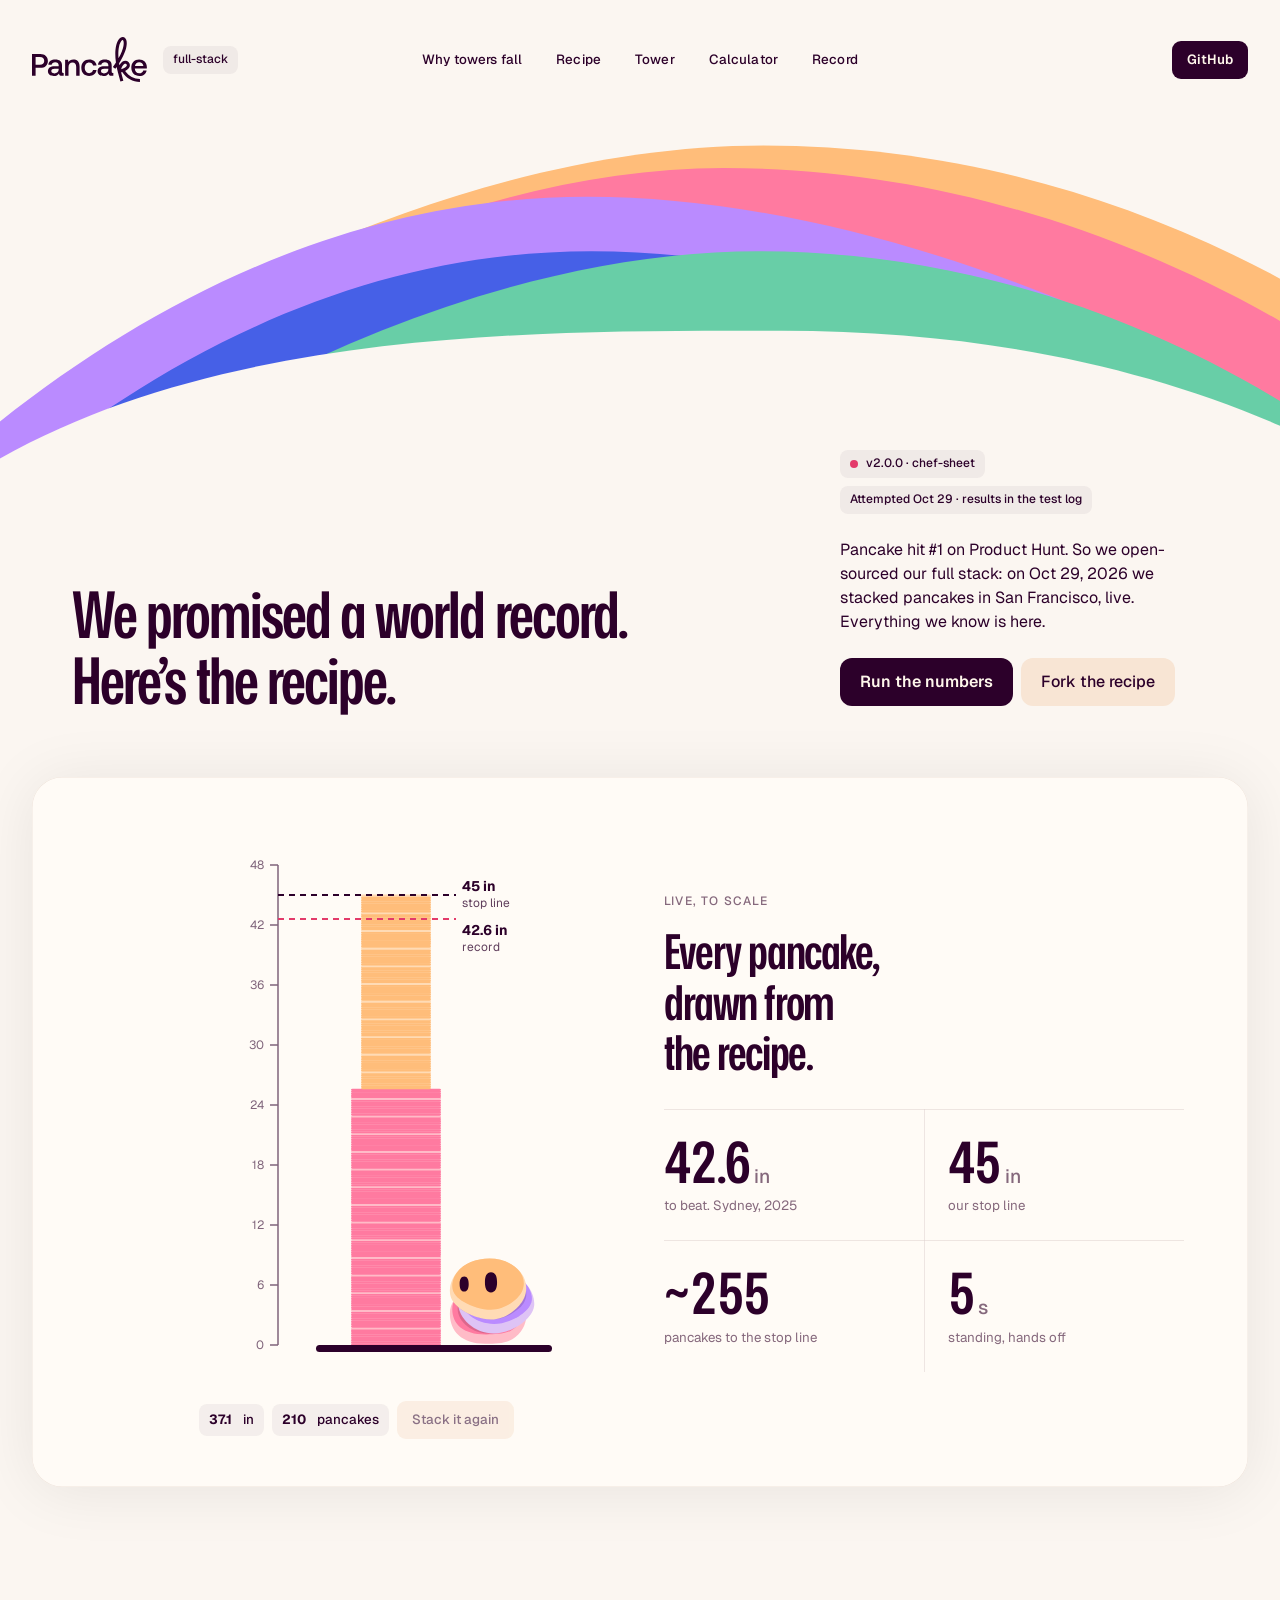
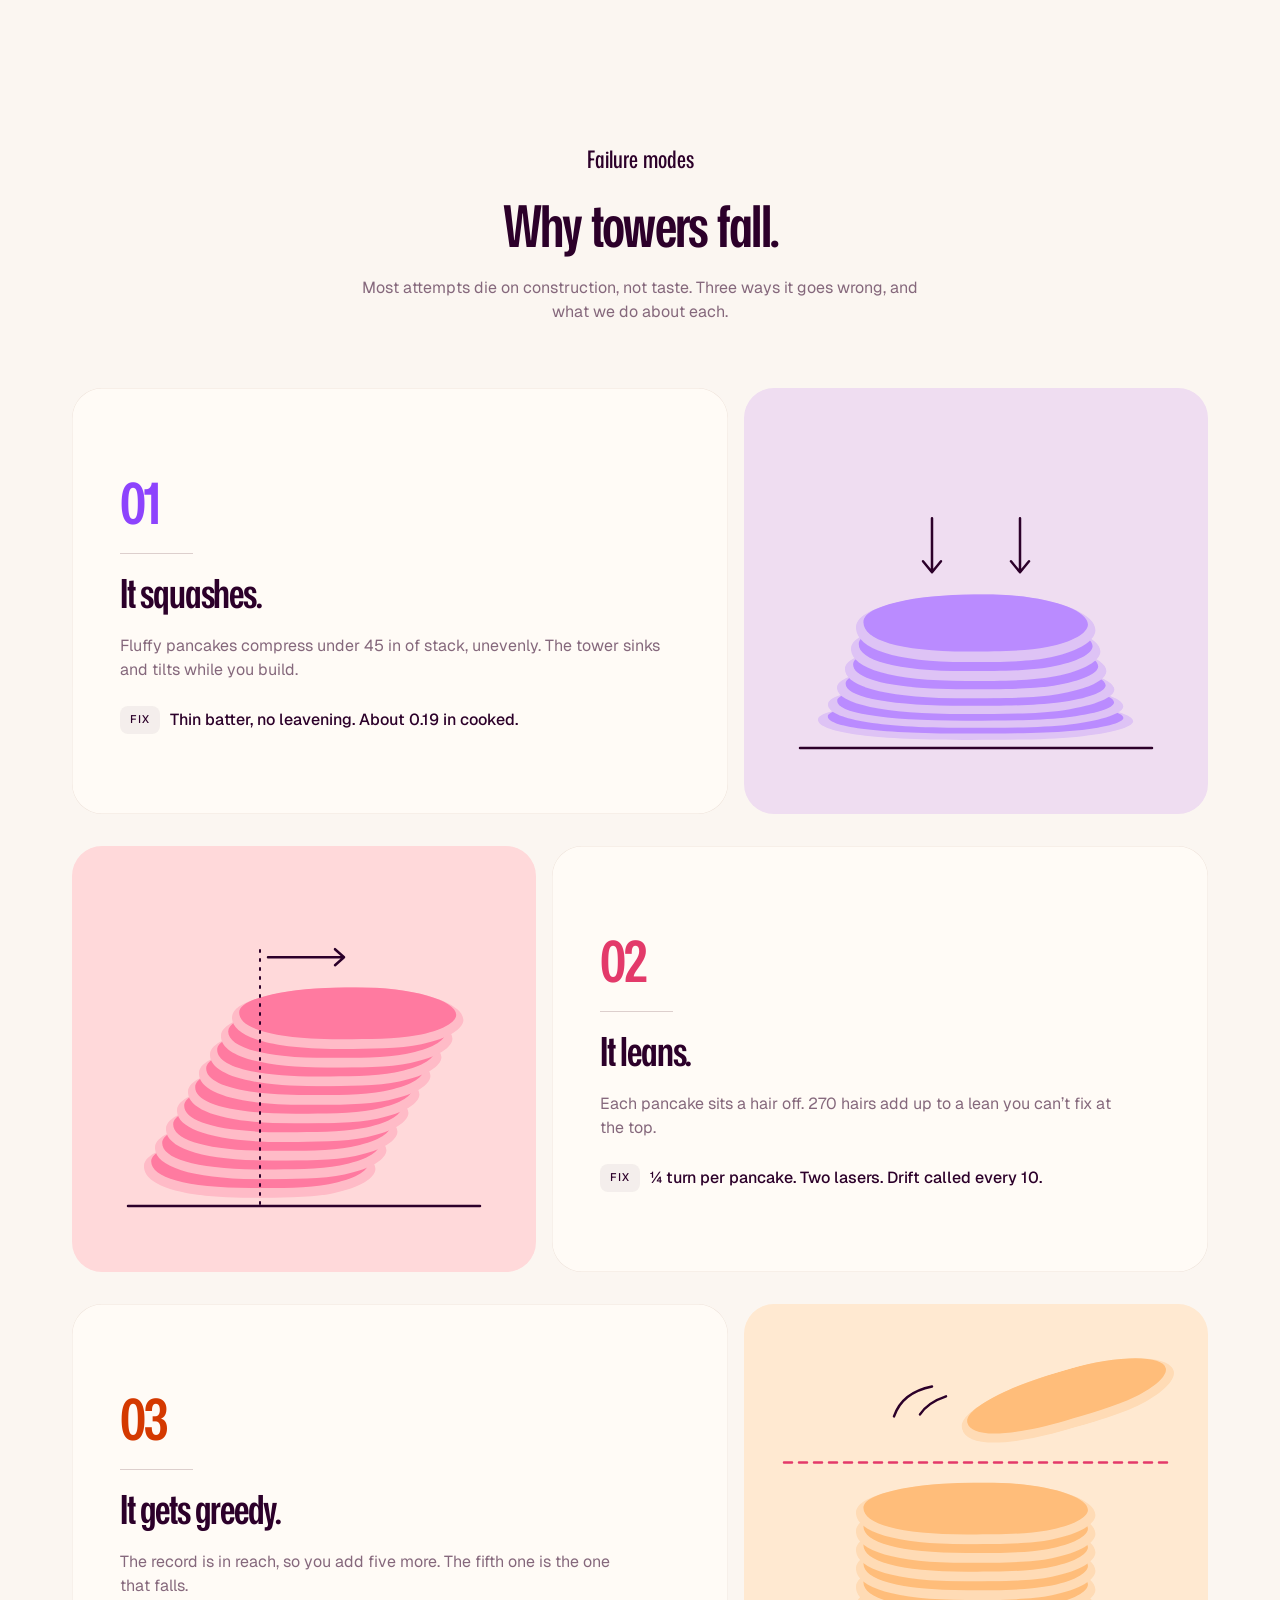
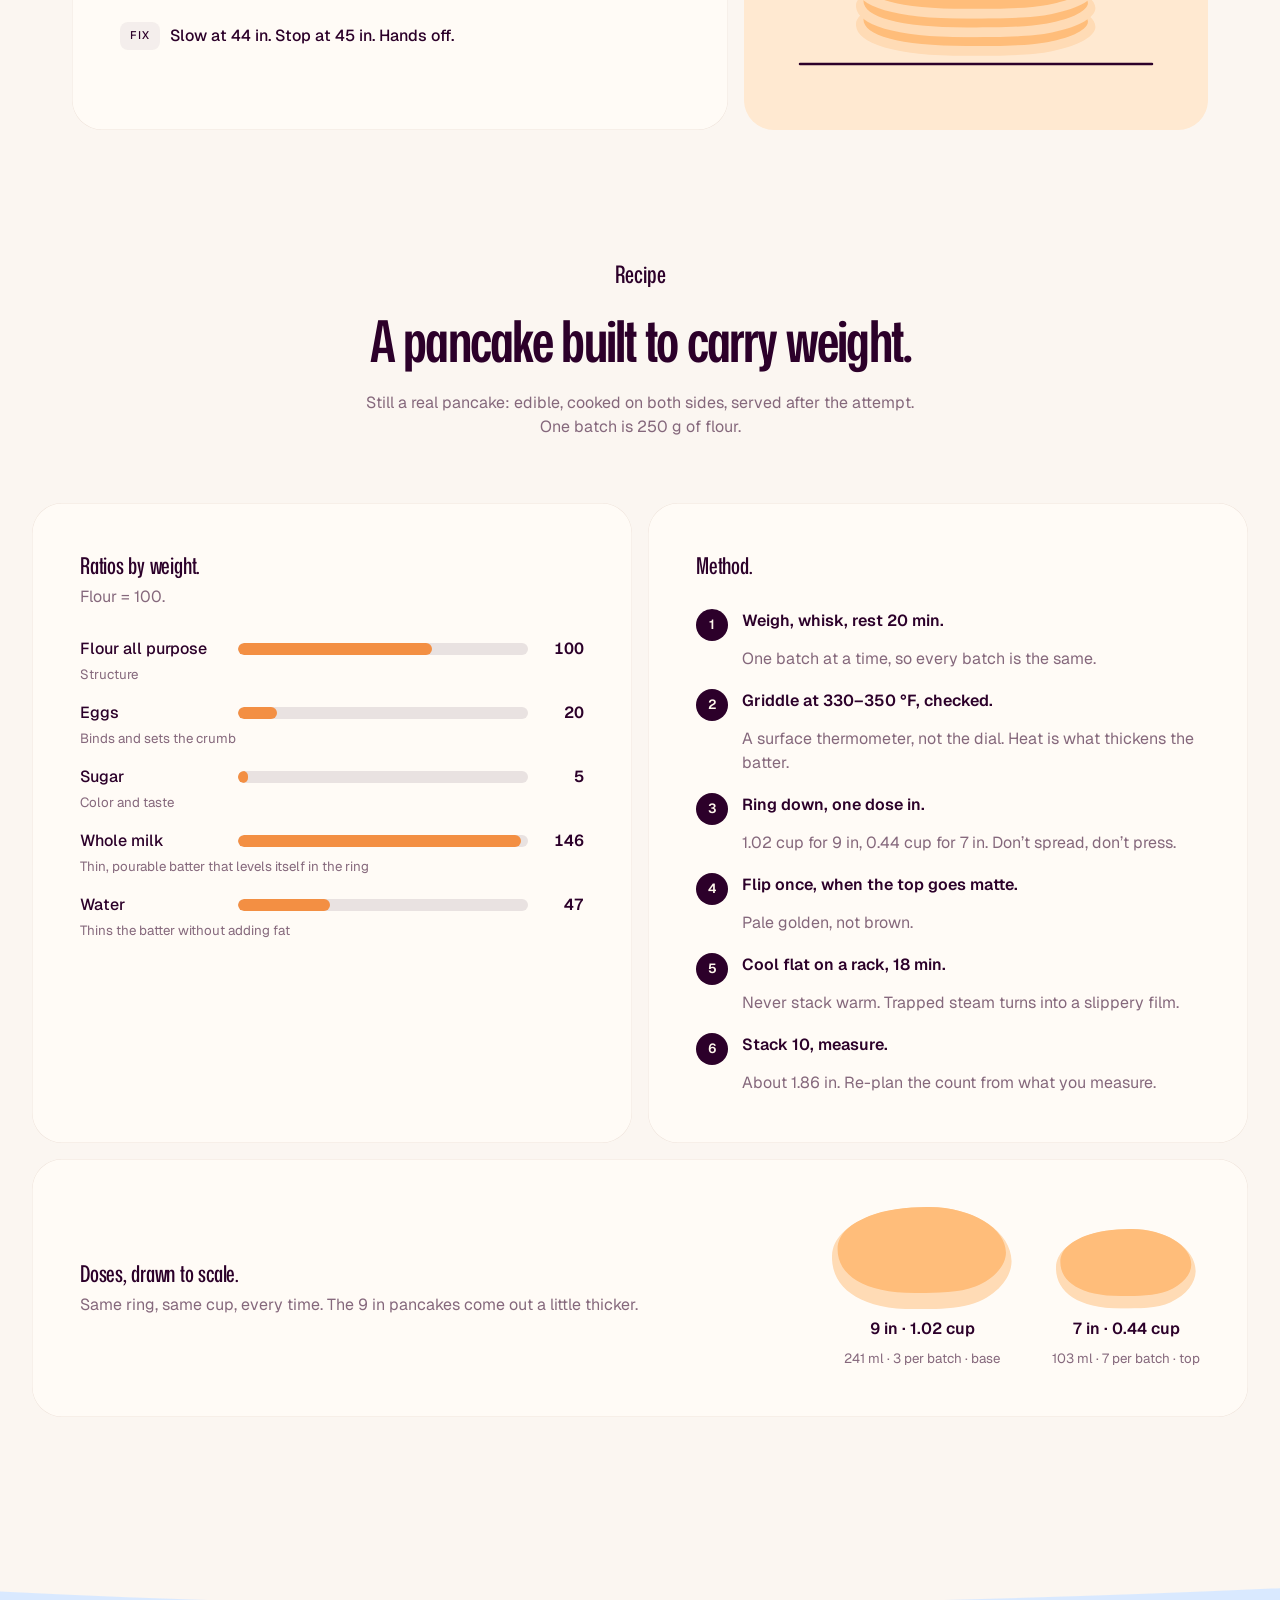
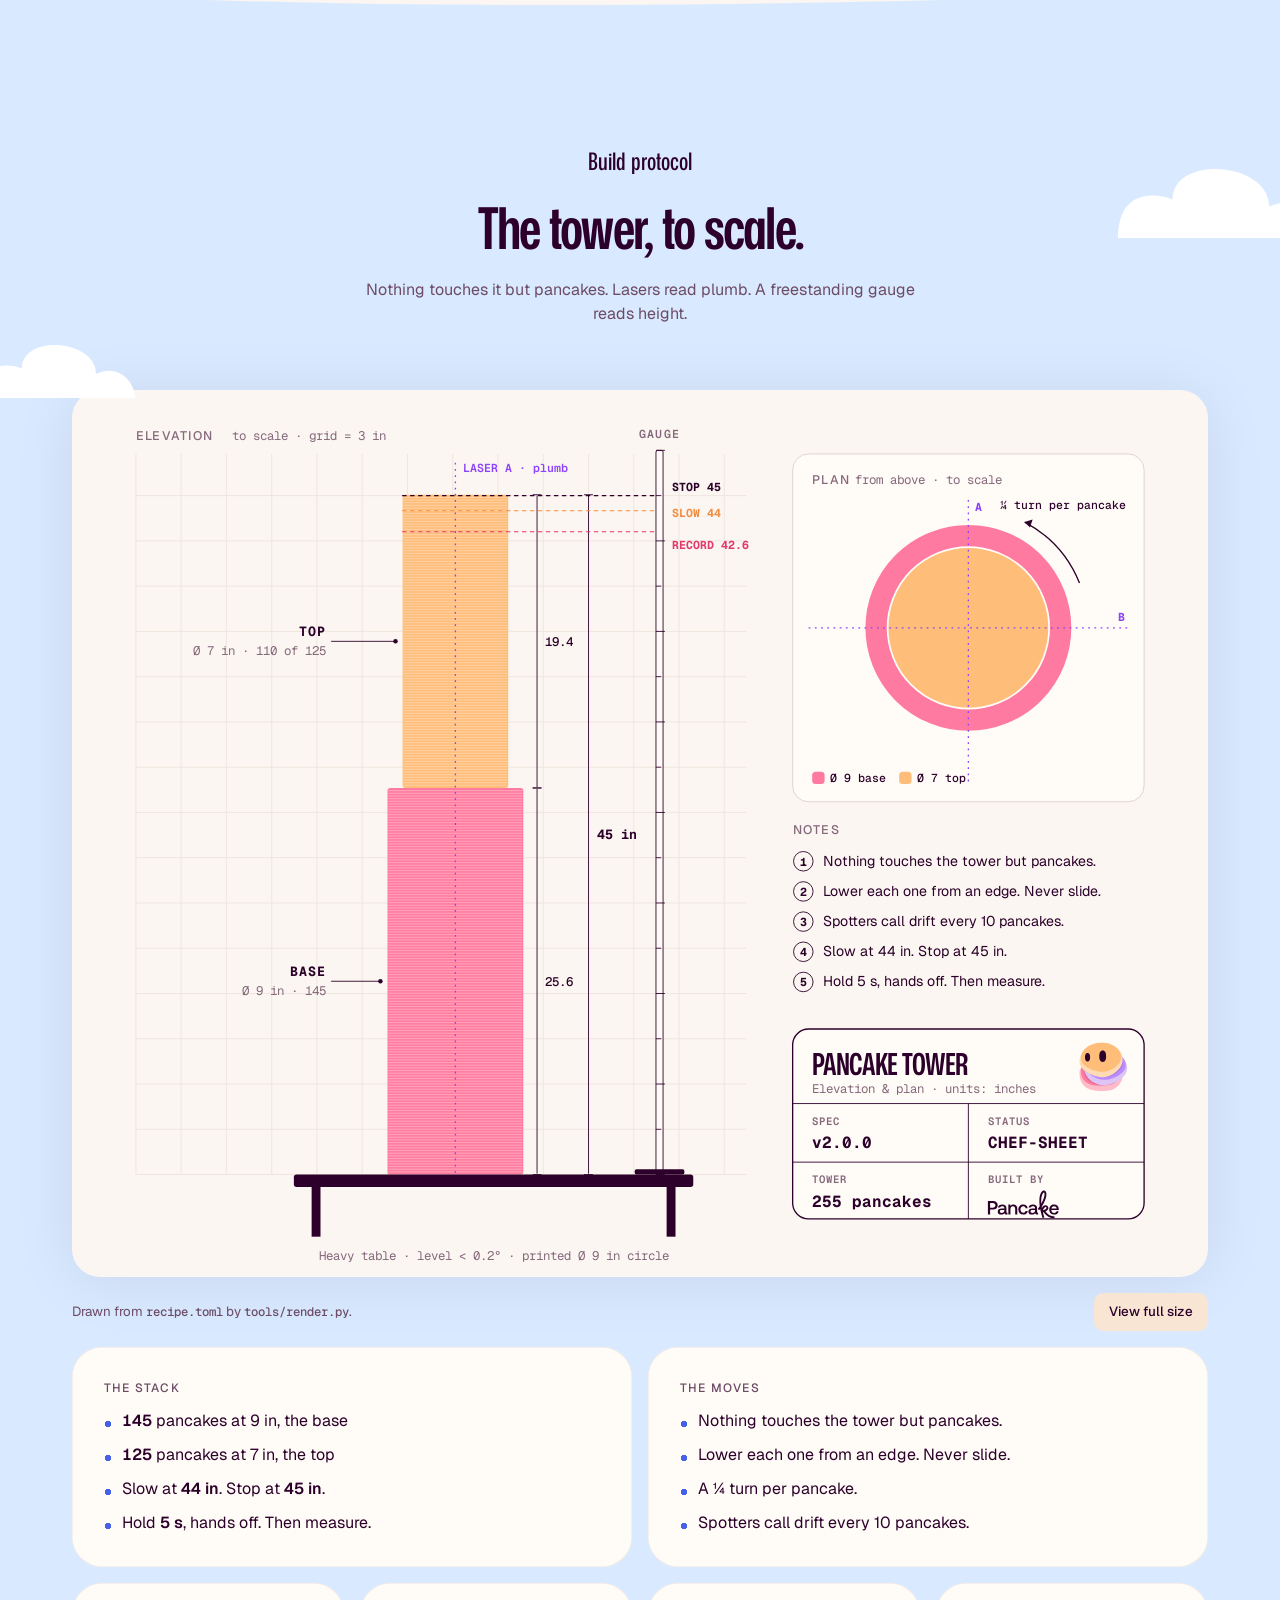
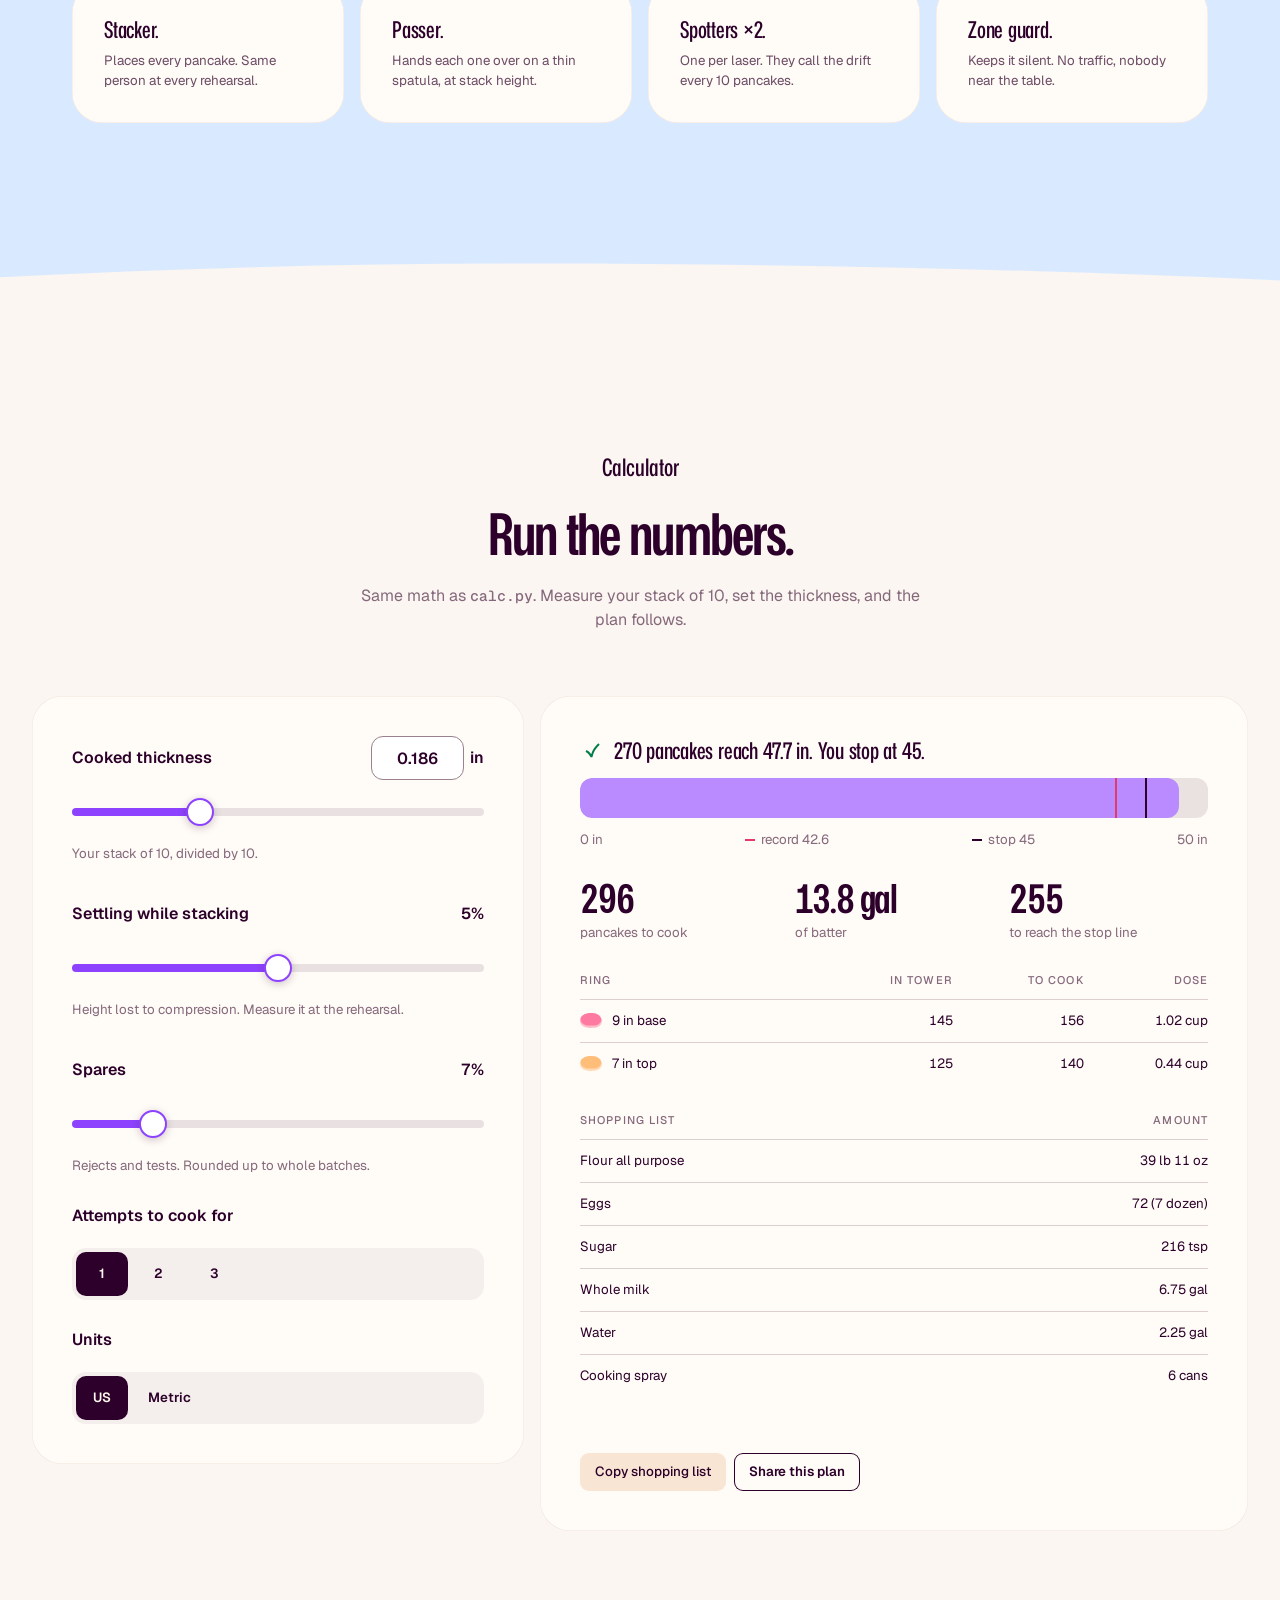
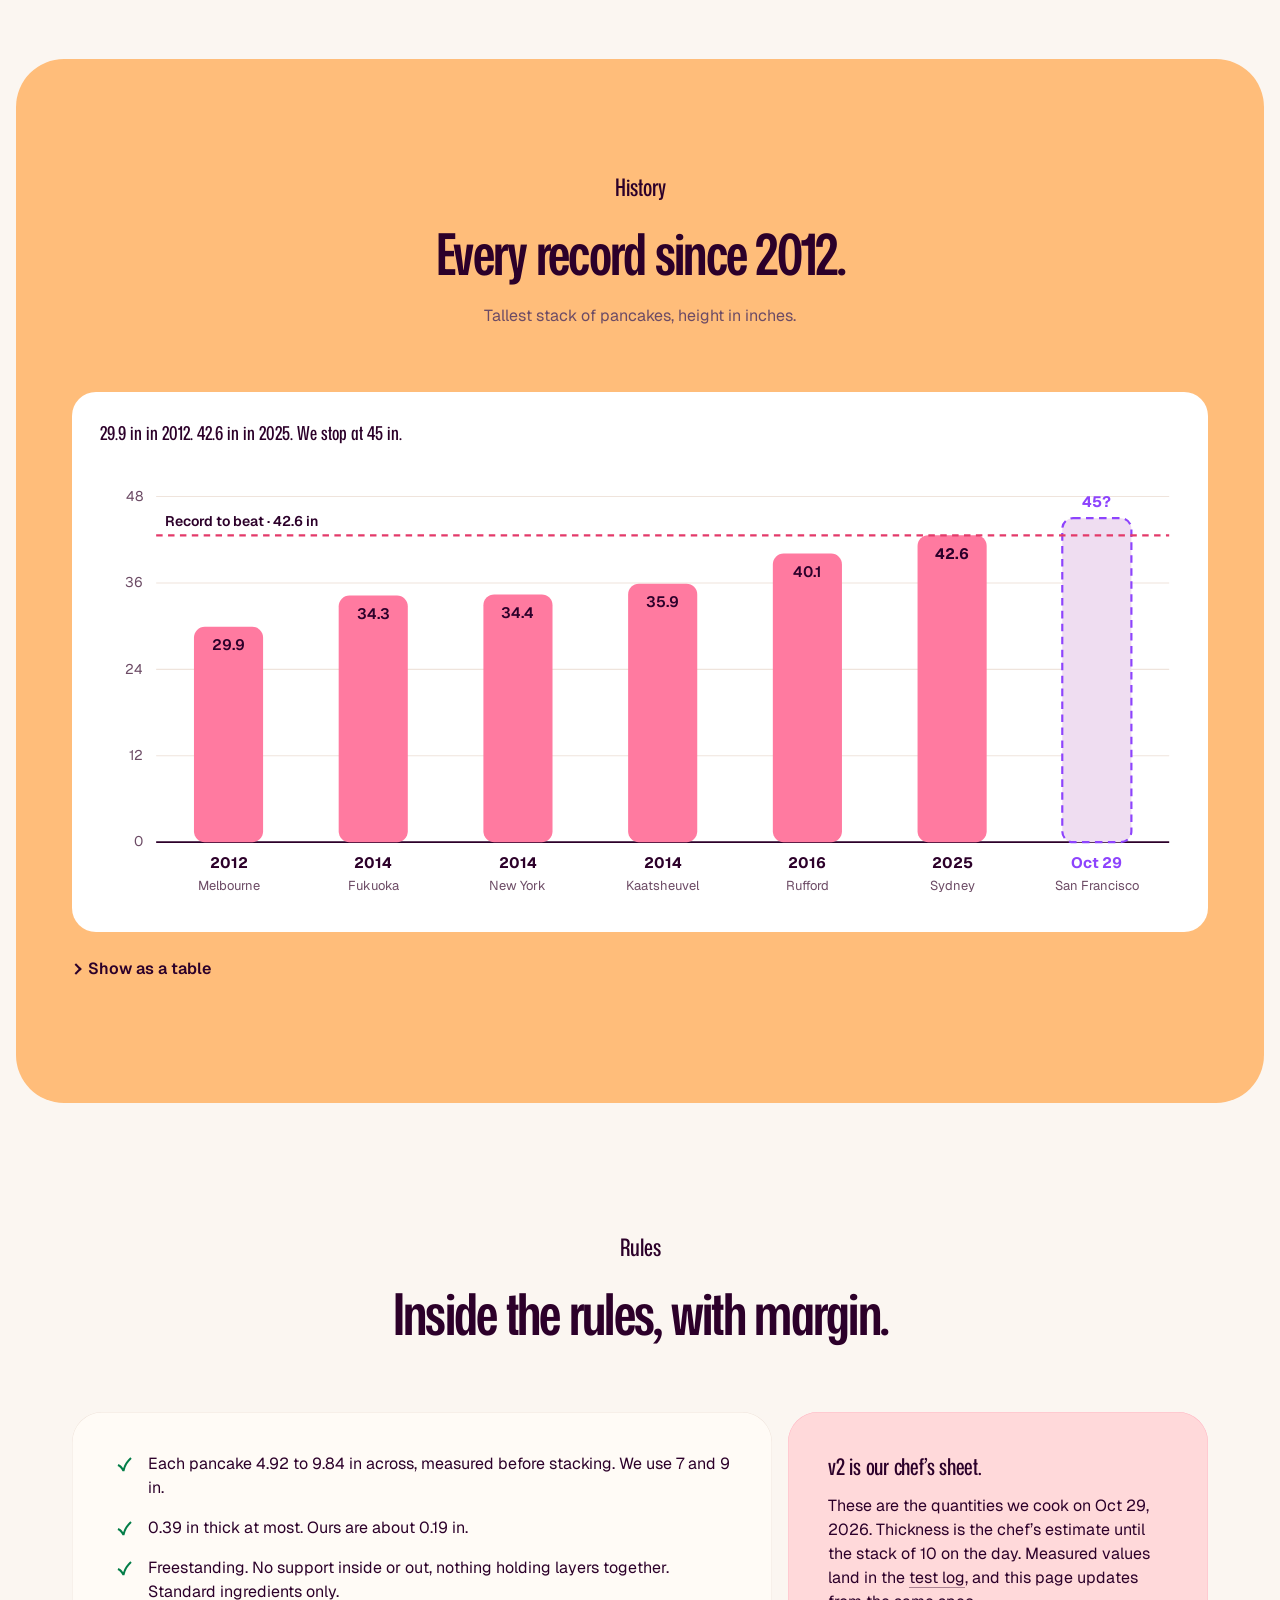
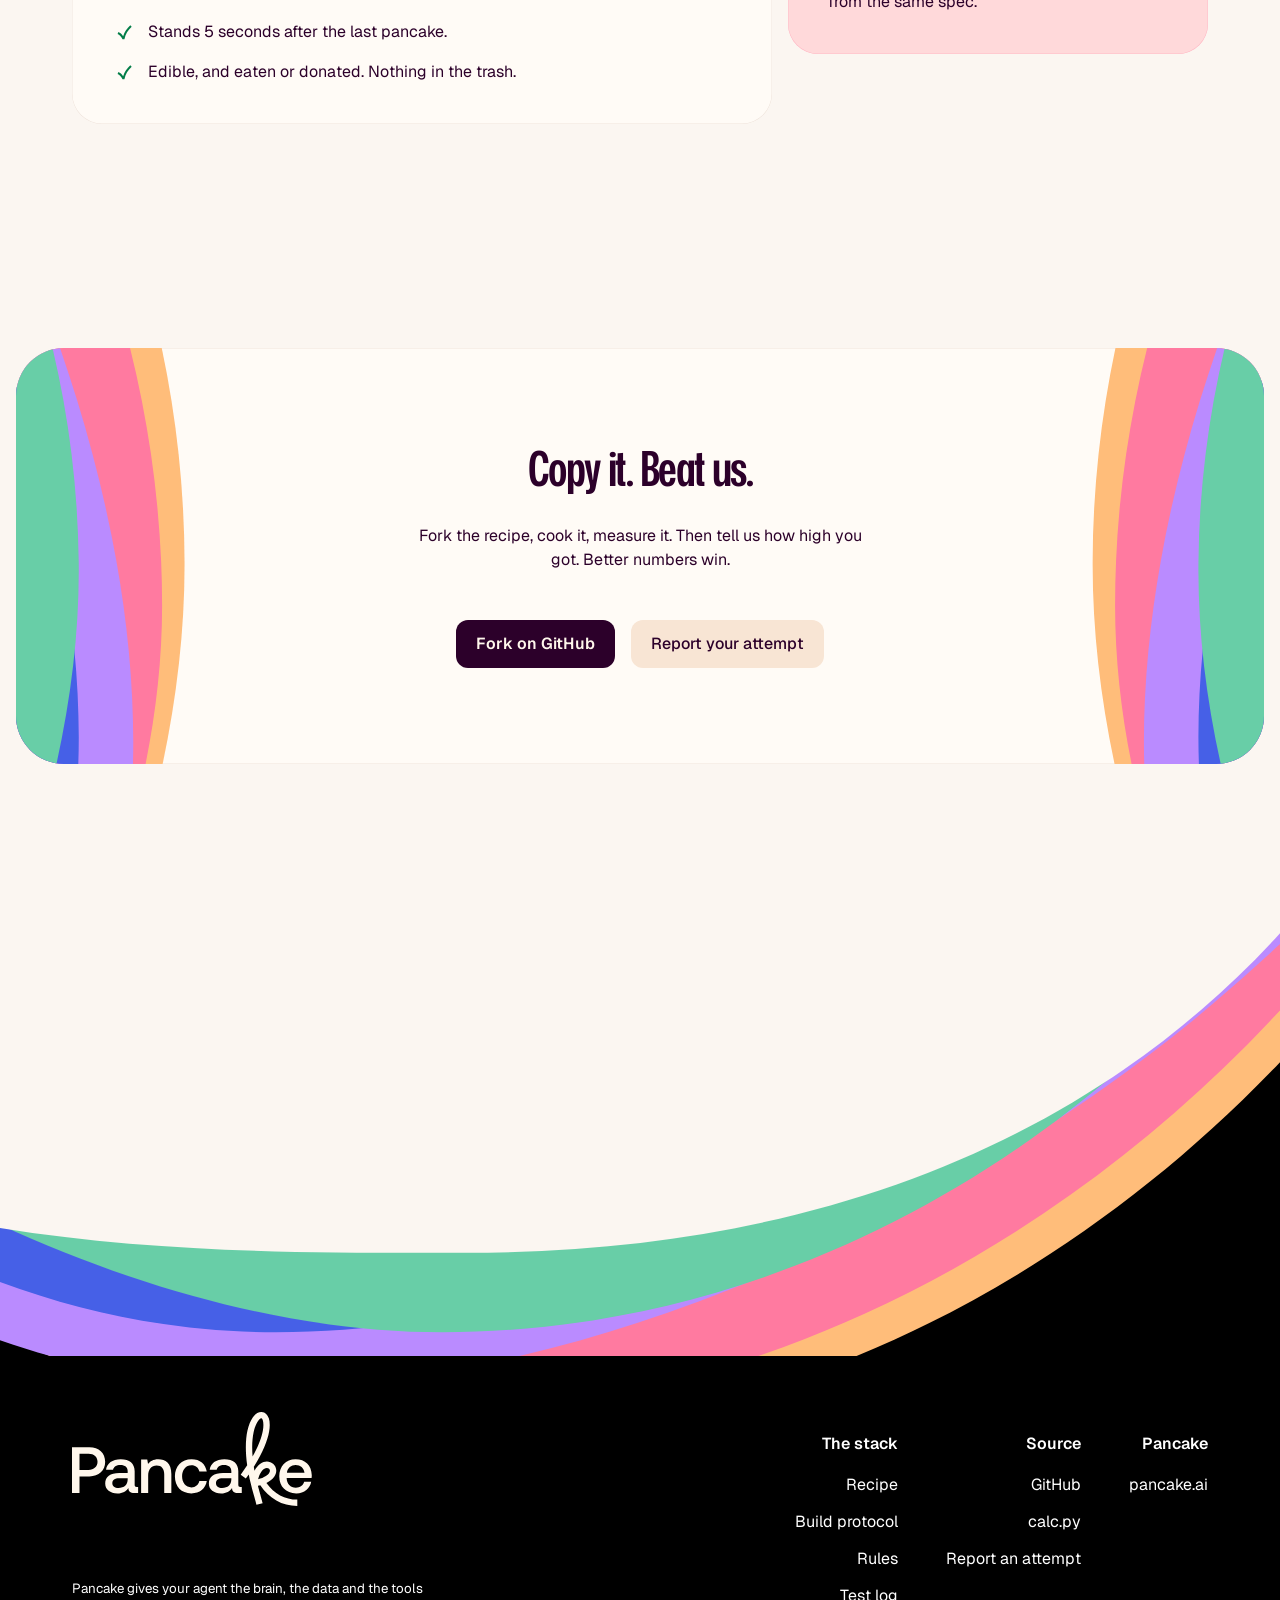
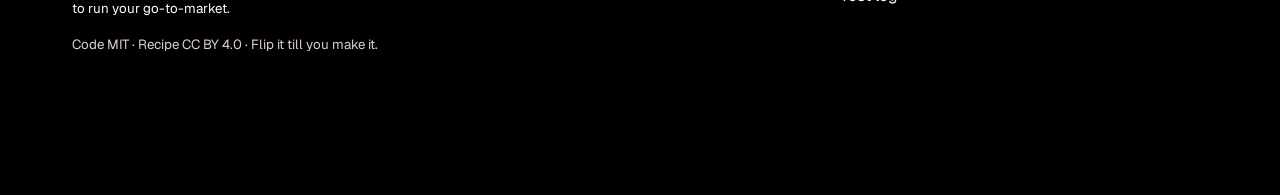
<file: docs/index.html>
<!doctype html>
<html lang="en">
<head>
<meta charset="utf-8">
<meta name="viewport" content="width=device-width, initial-scale=1, viewport-fit=cover">
<title>Pancake Tower</title>
<meta name="description" content="Pancake's open-source recipe, build protocol and calculator for the tallest pancake stack ever built. Oct 29, 2026, San Francisco.">
<meta name="color-scheme" content="light dark">
<meta name="theme-color" content="#FBF6F1" media="(prefers-color-scheme: light)">
<meta name="theme-color" content="#1F0A1D" media="(prefers-color-scheme: dark)">
<meta property="og:type" content="website">
<meta property="og:url" content="https://get-pancake.github.io/full-stack/">
<meta property="og:title" content="We're open-sourcing our full stack">
<meta property="og:description" content="Pancake's open-source recipe, build protocol and calculator for the tallest pancake stack ever built. Oct 29, 2026, San Francisco.">
<meta property="og:image" content="https://raw.githubusercontent.com/get-pancake/full-stack/main/assets/social-preview.png?v=2.0.0">
<meta property="og:image:width" content="1280">
<meta property="og:image:height" content="640">
<meta name="twitter:card" content="summary_large_image">
<link rel="preconnect" href="https://fonts.googleapis.com">
<link rel="preconnect" href="https://fonts.gstatic.com" crossorigin>
<link rel="stylesheet" href="https://fonts.googleapis.com/css2?family=Geist:wght@400..700&family=Geist+Mono:wght@400..700&family=Mona+Sans:wdth,wght@75,500..700&display=swap">
<style>
:root {
  --ink-0: #FFFFFF;
  --ink-10: #FFFBF6;
  --ink-20: #FFF7EC;
  --ink-30: #F7EDE5;
  --ink-40: #EFE4DC;
  --ink-50: #DDCFCD;
  --ink-60: #BBA8AE;
  --ink-70: #9A818F;
  --ink-80: #85687C;
  --ink-90: #6C4B65;
  --ink-100: #2C002A;
  --pink-10: #FFD9DA;
  --pink-20: #FFBBC7;
  --pink-30: #FF7AA0;
  --pink-40: #E33A6A;
  --purple-10: #EFDDF1;
  --purple-20: #DEC3F5;
  --purple-30: #BA8BFF;
  --purple-40: #8D43FD;
  --yellow-10: #FFE9D1;
  --yellow-20: #FFDBB5;
  --yellow-30: #FFBD7A;
  --yellow-40: #F38F43;
  --orange-10: #FFDDBE;
  --orange-20: #FFA45F;
  --orange-30: #D43900;
  --orange-40: #B20000;
  --red-10: #FFD1C9;
  --red-20: #FF8080;
  --red-30: #E5002E;
  --red-40: #AD001A;
  --green-10: #CEEAD5;
  --green-20: #68CEA7;
  --green-30: #037D48;
  --green-40: #00532F;
  --blue-10: #D9E9FF;
  --blue-20: #B0CBFF;
  --blue-30: #6A8FFF;
  --blue-40: #4660E7;
  --cream: #FBF6F1;
  --tinted: #F8E5D4;
  --ink-tr-5: rgb(44 0 42 / 5%);
  --ink-tr-10: rgb(44 0 42 / 10%);
  --ink-tr-20: rgb(44 0 42 / 20%);
  --ink-tr-40: rgb(44 0 42 / 40%);
  --ink-tr-50: rgb(44 0 42 / 50%);
  --ink-tr-60: rgb(44 0 42 / 60%);
  --ink-tr-70: rgb(44 0 42 / 70%);
  --ink-tr-80: rgb(44 0 42 / 80%);
}
/* Pancake Tower. Colour tokens are the Figma "Pancake Design" variables (generated above by
   tools/render.py); layout, type, buttons and motion follow pancake.ai (landing-v3).
   Breakpoints: 1360 eases paddings, 1024 recomposes, 767 is the phone layout. */

/* ---------- semantic tokens (light) ---------- */
:root,
.on-light {
  color-scheme: light;
  --page: var(--cream);
  --card: var(--ink-10);
  --surface: var(--ink-0);
  --inverted-surface: var(--ink-100);
  --tinted-surface: var(--tinted);
  --chip-surface: var(--ink-tr-5);
  --hover-layer: var(--ink-tr-10);
  --track: var(--ink-tr-10);
  --text: var(--ink-100);
  --subtle-text: var(--ink-80);
  --text-on-inverted-surface: var(--ink-20);
  --stroke: var(--ink-50);
  --subtle-stroke: var(--ink-40);
  --control-stroke: var(--ink-70);
  --strongest-stroke: var(--ink-100);
  --interactive: var(--purple-40);
  --positive-text: var(--green-30);
  --negative-text: var(--red-30);
  --shadow-window: 0 4px 62.4px rgb(0 0 0 / 8%);
}
.on-light { color: var(--text); } /* light islands keep ink text in dark mode */

/* ---------- semantic tokens (dark): brand inverted surfaces ---------- */
@media (prefers-color-scheme: dark) {
  :root {
    color-scheme: dark;
    --page: #1F0A1D;
    --card: var(--ink-100);
    --surface: #3A1838;
    --inverted-surface: var(--ink-20);
    --tinted-surface: #47213F;
    --chip-surface: rgb(255 247 236 / 8%);
    --hover-layer: rgb(255 247 236 / 10%);
    --track: rgb(255 247 236 / 16%);
    --text: var(--ink-20);
    --subtle-text: var(--ink-50);
    --text-on-inverted-surface: var(--ink-100);
    --stroke: var(--ink-90);
    --subtle-stroke: #3A1838;
    --control-stroke: var(--ink-60);
    --strongest-stroke: var(--ink-20);
    --interactive: var(--purple-30);
    --positive-text: var(--green-20);
    --negative-text: var(--red-20);
    --shadow-window: 0 4px 62.4px rgb(0 0 0 / 45%);
  }
}

:root {
  --page-root: var(--page); /* resolved here, so light islands still blend into the real page */
  --font-display: "Mona Sans", "Mona Sans Fallback", "Arial Narrow", sans-serif;
  --font-sans: "Geist", system-ui, -apple-system, "Segoe UI", Roboto, sans-serif;
  --font-mono: "Geist Mono", ui-monospace, "SF Mono", Menlo, Consolas, monospace;
  /* text-size scale, x1.2 (Figma text-size/*) */
  --t-xsm: 11.108px; --t-sm: 13.333px; --t-md: 16px; --t-lg: 19.2px; --t-xlg: 23.04px;
  --t-2xlg: 27.648px; --t-3xlg: 33.18px; --t-4xlg: 39.816px; --t-5xlg: 47.784px; --t-6xlg: 57.336px;
  /* radii (Figma radii + the 30 of marketing cards) */
  --r-xsm: 8px; --r-sm: 12px; --r-m: 16px; --r-lg: 24px; --r-card: 30px; --r-xlg: 32px; --r-2xlg: 48px;
  --pad: 32px;
  --section-y: 128px;
  --nav-h: 120px;
  --ease-out: cubic-bezier(.22, 1, .36, 1);
  --ease-pop: cubic-bezier(.25, 1.38, .42, 1);
  --ease-spring: var(--ease-pop);
}
@supports (transition-timing-function: linear(0, 1)) {
  :root { /* Figma spring, 856 ms (prototype 4257:5361) */
    --ease-spring: linear(0, .0188, .0679, .1374, .2195, .308, .3978, .4856, .5686, .6452, .7142, .7753, .8283, .8735, .9113, .9423, .9671, .9866, 1.0014, 1.0123, 1.0198, 1.0247, 1.0274, 1.0283, 1.0281, 1.0268, 1.025, 1.0227, 1.0202, 1.0177, 1.0152, 1.0128, 1.0106, 1.0085, 1.0068, 1.0052, 1.0039, 1.0028, 1.0018, 1.0011, 1.0005, 1, .9997, .9995, .9993, .9992, .9992, .9992, .9992, .9993, .9993);
  }
}
@media (max-width: 1024px) {
  :root { --section-y: 96px; }
}
@media (max-width: 767px) {
  :root { --pad: 16px; --section-y: 64px; --nav-h: 104px; }
  html { scroll-padding-top: calc(76px + env(safe-area-inset-top)); }
}

/* Metric stand-in while Mona Sans loads: keeps the condensed headlines on the same lines. */
@font-face {
  font-family: "Mona Sans Fallback";
  src: local("Arial Narrow Bold"), local("ArialNarrow-Bold"), local("Arial Bold"), local("Arial-BoldMT");
  size-adjust: 82%;
  ascent-override: 102%;
  descent-override: 26%;
  line-gap-override: 0%;
}

/* ---------- base ---------- */
*, *::before, *::after { box-sizing: border-box; }
html {
  -webkit-text-size-adjust: 100%;
  text-size-adjust: 100%;
  background: var(--page);
  scroll-behavior: smooth;
  scroll-padding-top: 24px;
  overscroll-behavior-y: none;
}
@media (prefers-reduced-motion: reduce) { html { scroll-behavior: auto; } }
body {
  margin: 0;
  min-height: 100vh;
  background: var(--page);
  color: var(--text);
  font: 400 var(--t-md)/1.5 var(--font-sans);
  -webkit-font-smoothing: antialiased;
  -moz-osx-font-smoothing: grayscale;
  -webkit-tap-highlight-color: transparent;
}
h1, h2, h3, p, ol, ul, dl, dd, figure { margin: 0; }
ol, ul { padding: 0; list-style: none; }
svg { display: block; }
a { color: inherit; }
button, input { font: inherit; color: inherit; }
h1, h2, h3 { font-weight: 600; text-wrap: balance; }
p { text-wrap: pretty; }
code { font: 500 .92em/1 var(--font-mono); }
:focus-visible { outline: 2px solid var(--interactive); outline-offset: 2px; border-radius: 4px; }
.sr-only { position: absolute; width: 1px; height: 1px; margin: -1px; padding: 0; overflow: hidden; clip-path: inset(50%); white-space: nowrap; border: 0; }
.sprite { position: absolute; width: 0; height: 0; overflow: hidden; }
.num { font-variant-numeric: tabular-nums; }
.display { font-family: var(--font-display); font-stretch: 75%; font-weight: 600; letter-spacing: -.03em; }
.link { text-decoration: underline; text-decoration-color: color-mix(in srgb, currentColor 40%, transparent); text-underline-offset: .25em; transition: text-decoration-color .16s ease-out; }
@media (hover: hover) and (pointer: fine) { .link:hover { text-decoration-color: currentColor; } }
.skip { position: absolute; left: 16px; top: -80px; z-index: 60; padding: 12px 16px; border-radius: var(--r-sm); background: var(--inverted-surface); color: var(--text-on-inverted-surface); font-weight: 600; text-decoration: none; }
.skip:focus { top: calc(16px + env(safe-area-inset-top)); }

/* ---------- layout ---------- */
.wrap {
  position: relative;
  width: 100%;
  max-width: calc(1296px + 2 * var(--pad));
  margin-inline: auto;
  padding-inline: max(var(--pad), env(safe-area-inset-left)) max(var(--pad), env(safe-area-inset-right));
}
.section { padding-block: var(--section-y); }
.section-tight { padding-top: 0; }
.head { display: grid; justify-items: center; gap: 16px; max-width: 760px; margin: 0 auto 64px; text-align: center; }
.kicker { font: 500 24px/32px var(--font-display); font-stretch: 75%; color: var(--text); }
.title { font: 600 var(--t-6xlg)/1.2 var(--font-display); font-stretch: 75%; letter-spacing: -.03em; }
.head-lede { max-width: 560px; color: var(--subtle-text); }
.eyebrow { font: 500 12px/1.5 var(--font-sans); letter-spacing: .1em; text-transform: uppercase; color: var(--subtle-text); }
.card-title { font: 500 var(--t-xlg)/1.3 var(--font-display); font-stretch: 75%; letter-spacing: -.01em; }
.card-sub { margin-top: 4px; color: var(--subtle-text); }
@media (max-width: 767px) {
  .head { margin-bottom: 40px; padding-inline: 8px; }
  .title { font-size: 35.559px; }
}

/* ---------- components ---------- */
/* Button: pancake.ai .lp-btn. Plum pill, tinted twin, outline twin; three sizes. */
.button {
  --b-bg: var(--inverted-surface);
  --b-fg: var(--text-on-inverted-surface);
  --b-h: 48px;
  --b-pad: 12px 20px;
  --b-r: 12px;
  --b-size: var(--t-md);
  position: relative;
  isolation: isolate;
  overflow: hidden;
  display: inline-flex;
  align-items: center;
  justify-content: center;
  min-height: var(--b-h);
  padding: var(--b-pad);
  border: 0;
  border-radius: var(--b-r);
  background: var(--b-bg);
  color: var(--b-fg);
  font: 600 var(--b-size)/1.5 var(--font-sans);
  text-decoration: none;
  white-space: nowrap;
  cursor: pointer;
  -webkit-user-select: none;
  user-select: none;
  transition: transform .15s var(--ease-out);
}
.button[data-variant="tinted"] { --b-bg: var(--tinted-surface); --b-fg: var(--text); font-weight: 500; }
.button[data-variant="outline"] { --b-bg: transparent; --b-fg: var(--text); box-shadow: inset 0 0 0 1px var(--strongest-stroke); }
.button[data-size="sm"] { --b-h: 38px; --b-pad: 9px 15px; --b-r: 9px; --b-size: var(--t-sm); }
.button[data-size="lg"] { --b-h: 72px; --b-pad: 18px 30px; --b-r: 18px; --b-size: 24px; }
.button:active { transform: scale(.96); }
.button[aria-disabled="true"] { opacity: .55; cursor: default; }
@media (pointer: coarse) { .button[data-size="sm"] { --b-h: 44px; } }
.buttons { display: flex; flex-wrap: wrap; gap: 8px; }
@media (max-width: 399px) { .buttons > .button { flex: 1 1 100%; } }
/* the flood: a circle grows from the pointer, the label slides up (pancake.ai LpFxButton) */
.button .fx { position: absolute; inset: 0; z-index: -1; overflow: hidden; border-radius: inherit; pointer-events: none; }
.button .fx i { position: absolute; border-radius: 50%; transform: translate(-50%, -50%) scale(0); transition: transform .55s cubic-bezier(.22, .61, .36, 1); }
.button .lbl { position: relative; display: inline-block; overflow: hidden; margin: -.16em 0; padding: .16em 0; vertical-align: top; }
.button .lbl > span { display: block; transition: translate .45s var(--ease-out); }
.button .lbl > span + span { position: absolute; inset: .16em 0; translate: 0 165%; color: var(--ink-100); text-align: center; }
.button.is-fx { background-color: var(--fx-fill); transition: background-color 0s linear .5s, transform .15s var(--ease-out); }
.button.is-fx .lbl > span:first-child { translate: 0 -165%; }
.button.is-fx .lbl > span + span { translate: 0 0; }

.chip {
  display: inline-flex;
  align-items: center;
  gap: 8px;
  min-height: 28px;
  padding: 3px 10px;
  border-radius: var(--r-xsm);
  background: var(--chip-surface);
  color: var(--text);
  font: 500 12px/1.6 var(--font-sans);
  white-space: nowrap;
}
.chip b { font-weight: 700; }
.chip .dot { width: 8px; height: 8px; border-radius: 50%; background: var(--pink-40); }
.chip[data-live] .dot, #countdown[data-live]::before { background: var(--green-30); }

.card {
  background: var(--card);
  border-radius: var(--r-card);
  box-shadow: inset 0 0 0 .5px var(--subtle-stroke);
  padding: 48px;
}
@media (max-width: 767px) { .card { padding: 32px 24px; } }

/* ---------- nav (pancake.ai: 120 px, scrolls away; phones: sticky, compacts) ---------- */
.nav { position: relative; z-index: 30; height: var(--nav-h); }
.nav-bar {
  position: relative;
  display: flex;
  align-items: center;
  gap: 16px;
  height: 100%;
  max-width: calc(1296px + 64px);
  margin-inline: auto;
  padding-inline: max(32px, env(safe-area-inset-left)) max(32px, env(safe-area-inset-right));
}
.nav-logo { display: flex; align-items: center; min-height: 44px; width: 115px; color: var(--text); transition: transform .25s ease; transform-origin: left center; }
.nav-logo svg { width: 100%; height: auto; }
.nav-links { position: absolute; left: 50%; top: 50%; display: flex; gap: 34px; transform: translate(-50%, -50%); white-space: nowrap; }
.nav-links a { padding-block: 10px; color: var(--text); font: 500 var(--t-sm)/1.5 var(--font-sans); letter-spacing: .1333px; text-decoration: none; }
@media (hover: hover) and (pointer: fine) { .nav-links a:hover { text-decoration: underline; text-underline-offset: 4px; } }
.nav-ctas { display: flex; align-items: center; gap: 8px; margin-left: auto; }
.burger, .menu-close { position: relative; display: none; width: 44px; height: 44px; padding: 0; border: 0; border-radius: var(--r-sm); background: transparent; cursor: pointer; }
.burger span, .menu-close span { position: absolute; left: 12px; width: 20px; height: 2px; border-radius: 1px; background: currentColor; }
.burger span:first-child { top: 17px; }
.burger span:last-child { top: 25px; }
.menu-close span { top: 21px; }
.menu-close span:first-child { transform: rotate(45deg); }
.menu-close span:last-child { transform: rotate(-45deg); }
@media (max-width: 1180px) { .nav-links { gap: 24px; } }
@media (max-width: 1060px) { .nav-tag { display: none; } }
@media (max-width: 960px) {
  .nav-links { display: none; }
  .burger { display: block; }
}
@media (max-width: 767px) {
  .nav {
    position: sticky;
    top: 0;
    height: calc(var(--nav-h) + env(safe-area-inset-top));
    padding-top: env(safe-area-inset-top);
    transition: height .25s ease, margin-bottom .25s ease, box-shadow .25s ease, background-color .25s ease;
  }
  .nav-bar { padding-inline: max(20px, env(safe-area-inset-left)) max(12px, env(safe-area-inset-right)); }
  .nav.is-scrolled { --nav-h: 64px; margin-bottom: 40px; background: var(--page); box-shadow: 0 1px 0 var(--ink-tr-10); }
  .nav.is-scrolled .nav-logo { transform: scale(.79); }
  .nav-logo { width: 104px; }
  .nav-tag { display: none; }
}

/* menu sheet: a modal dialog, plum like pancake.ai's phone menu */
.menu {
  position: fixed;
  inset: 0;
  width: 100%;
  max-width: none;
  height: 100vh;
  height: 100dvh;
  max-height: none;
  margin: 0;
  padding: 0;
  border: 0;
  background: var(--ink-100);
  color: var(--ink-20);
  flex-direction: column;
}
.menu[open] { display: flex; }
.menu::backdrop { background: transparent; }
.menu :focus-visible { outline-color: var(--ink-20); }
.menu-head { display: flex; align-items: center; justify-content: space-between; padding: calc(env(safe-area-inset-top) + 30px) max(12px, env(safe-area-inset-right)) 24px max(20px, env(safe-area-inset-left)); }
.menu-logo { width: 104px; height: auto; color: var(--ink-20); }
.menu-close { display: block; color: var(--ink-20); }
.menu-links { flex: 1; display: grid; align-content: start; gap: 4px; padding: 16px max(24px, env(safe-area-inset-left)); overflow-y: auto; }
.menu-links a { padding-block: 8px; color: var(--ink-20); font: 600 var(--t-2xlg)/1.25 var(--font-display); font-stretch: 75%; letter-spacing: -.03em; text-decoration: none; }
.menu-foot { display: flex; flex-wrap: wrap; gap: 8px; padding: 20px max(24px, env(safe-area-inset-right)) max(32px, env(safe-area-inset-bottom)) max(24px, env(safe-area-inset-left)); box-shadow: 0 -1px 0 rgb(255 247 236 / 12%); }
.menu-foot .button { flex: 1 1 140px; --b-bg: var(--ink-20); --b-fg: var(--ink-100); }
.menu-foot .button[data-variant="tinted"] { --b-bg: rgb(255 247 236 / 12%); --b-fg: var(--ink-20); }
html:has(.menu[open]) { overflow: hidden; }

/* ---------- hero (pancake.ai home hero: rainbow dome, H1 bottom left, aside on the right) ---------- */
.hero { position: relative; isolation: isolate; height: 657px; overflow-x: clip; }
@supports not (overflow: clip) { .hero { overflow: hidden; } }
.hero-art {
  position: absolute;
  left: 50%;
  top: calc(-1 * var(--nav-h));
  z-index: -1;
  width: max(1654px, 100vw);
  transform: translateX(-50%);
  pointer-events: none;
}
.hero-art-clip { clip-path: inset(0 0 38.04% 0); } /* all ink ends above y878 of 1417 */
/* the rings are full discs under the cream core: cover the anti-aliased seam the clip leaves, from outside the clip */
.hero-art::after { content: ""; position: absolute; left: 0; right: 0; top: calc(61.96% - 3px); height: 6px; background: var(--page-root); }
.rainbow { display: block; width: 100%; height: auto; }
.hero-art .rainbow { height: 1417px; }
.core { fill: var(--page-root); }
.hero-inner { position: absolute; inset: 0; max-width: 1654px; margin-inline: auto; }
.hero-title { position: absolute; left: calc(50% - 568px); bottom: 64px; max-width: 700px; font-size: 64px; line-height: 1.04; }
.hero-title span { display: block; }
.hero-aside { position: absolute; left: calc(50% + 200px); bottom: 71px; display: flex; flex-direction: column; align-items: flex-start; gap: 24px; width: 368px; }
.hero-meta { display: flex; flex-wrap: wrap; gap: 8px; }
.hero-lede { color: var(--text); }
#countdown { gap: 8px; max-width: 100%; white-space: normal; }
#countdown[data-live]::before { content: ""; width: 8px; height: 8px; border-radius: 50%; }
@media (max-width: 1200px) {
  .hero-title { left: 48px; font-size: clamp(48px, 5vw, 64px); max-width: 52vw; }
  .hero-aside { left: auto; right: 48px; width: 340px; }
}
@media (max-width: 1024px) {
  .hero { height: auto; }
  .hero-art { top: -11.7vw; width: 161.5vw; }
  .hero-art .rainbow { height: auto; }
  .hero-inner { position: static; display: flex; flex-direction: column; align-items: flex-start; gap: 24px; max-width: none; padding: 34vw max(48px, env(safe-area-inset-right)) 72px max(48px, env(safe-area-inset-left)); }
  .hero-title { position: static; max-width: 15ch; font-size: clamp(40px, 6.4vw, 62px); }
  .hero-aside { display: contents; }
  .hero-meta { order: -1; }
  .hero-lede { max-width: 560px; }
}
@media (max-width: 767px) {
  .hero { display: flex; flex-direction: column; min-height: calc(100svh - var(--nav-h)); }
  .hero-art { top: .3vw; width: 163.33vw; margin-left: -4.82vw; }
  /* the phone artboard rotates the same rings 15 degrees and mirrors them, about their common centre */
  .hero-art .rainbow { transform-origin: 52.95% 102.79%; transform: rotate(15deg) scaleX(-1); }
  /* the tilt brings the artboard's top corner on screen, and the turning rings sweep past it: let them through */
  .hero-art .rainbow { overflow: visible; }
  .hero-art .rainbow [clip-path] { clip-path: none; }
  .hero-inner { flex: 1; justify-content: flex-end; gap: 23px; padding: 61.44vw max(24px, env(safe-area-inset-right)) 48px max(24px, env(safe-area-inset-left)); }
  .hero-title { max-width: none; font-size: clamp(30px, 8.846vw, 35.559px); line-height: 1.12; }
}

/* ---------- stage: the live tower, where pancake.ai shows its demo window ---------- */
.stage-sec { position: relative; z-index: 1; padding-bottom: var(--section-y); }
.stage {
  display: grid;
  grid-template-columns: minmax(0, 1fr) minmax(0, 1fr);
  align-items: center;
  gap: 48px;
  padding: 48px 64px;
  box-shadow: var(--shadow-window), inset 0 0 0 .5px var(--subtle-stroke);
}
.stage-tower { display: grid; justify-items: center; gap: 16px; min-width: 0; }
.stage-tower svg { width: 100%; max-width: 420px; height: auto; aspect-ratio: 420 / 560; color: var(--text); overflow: visible; }
.readout { display: flex; flex-wrap: wrap; align-items: center; justify-content: center; gap: 8px; }
.readout .chip { font-size: var(--t-sm); min-height: 32px; }
.stage-copy { display: grid; gap: 16px; min-width: 0; }
.stage-title { max-width: 14ch; font-size: var(--t-5xlg); line-height: 1.05; }
.stats { display: grid; grid-template-columns: 1fr 1fr; margin-top: 16px; }
.stat { display: flex; flex-direction: column-reverse; justify-content: flex-end; gap: 6px; padding: 24px 24px 24px 0; box-shadow: inset 0 .5px 0 var(--stroke); }
.stat:nth-child(even) { padding-left: 24px; box-shadow: inset 0 .5px 0 var(--stroke), inset .5px 0 0 var(--stroke); }
.stat dd { font-size: var(--t-6xlg); line-height: 1; }
.stat dd small { margin-left: 4px; color: var(--subtle-text); font: 500 var(--t-lg)/1 var(--font-sans); letter-spacing: 0; }
.stat dt { color: var(--subtle-text); font-size: var(--t-sm); }
@media (max-width: 1024px) {
  .stage { grid-template-columns: 1fr; gap: 32px; padding: 40px; }
  .stage-copy { order: -1; }
  .stage-tower svg { max-width: 360px; }
}
@media (max-width: 767px) {
  .stage { padding: 28px 20px; }
  .stage-title { font-size: var(--t-3xlg); }
  .stat { padding: 18px 12px 18px 0; }
  .stat:nth-child(even) { padding-left: 16px; }
  .stat dd { font-size: var(--t-4xlg); }
  .stage-tower svg { max-width: 300px; }
}

/* ---------- why towers fall (pancake.ai steps: text card + media card, alternating) ---------- */
.steps { display: grid; gap: 32px; max-width: 1136px; margin-inline: auto; }
.step { display: grid; grid-template-columns: minmax(0, 656fr) minmax(0, 464fr); gap: 16px; }
.step:nth-child(even) { grid-template-columns: minmax(0, 464fr) minmax(0, 656fr); }
.step:nth-child(even) .step-media { order: -1; }
.step[data-tone="purple"] { --tone: var(--purple-40); --tone-weak: var(--purple-10); --cake-top: var(--purple-30); --cake-side: var(--purple-20); }
.step[data-tone="pink"] { --tone: var(--pink-40); --tone-weak: var(--pink-10); --cake-top: var(--pink-30); --cake-side: var(--pink-20); }
.step[data-tone="yellow"] { --tone: var(--orange-30); --tone-weak: var(--yellow-10); --cake-top: var(--yellow-30); --cake-side: var(--yellow-20); }
@media (prefers-color-scheme: dark) {
  .step[data-tone="purple"] { --tone: var(--purple-30); }
  .step[data-tone="pink"] { --tone: var(--pink-30); }
  .step[data-tone="yellow"] { --tone: var(--yellow-30); }
}
.step-text { display: flex; flex-direction: column; justify-content: center; gap: 16px; }
.step-n { color: var(--tone); font-size: var(--t-6xlg); line-height: 1.2; }
.step-text hr { width: 73px; height: 1px; margin: 0; border: 0; background: var(--stroke); }
.step-title { font-size: var(--t-4xlg); line-height: 1.2; }
.step-text p { color: var(--subtle-text); }
.step-text .fix { display: flex; align-items: center; gap: 10px; margin-top: 8px; color: var(--text); font-weight: 500; }
.fix .chip { flex: none; text-transform: uppercase; letter-spacing: .1em; font-size: var(--t-xsm); }
.step-media { display: grid; place-items: center; min-height: 426px; overflow: hidden; border-radius: var(--r-card); background: var(--tone-weak); }
.step-art { width: 100%; max-width: 464px; height: auto; }
@media (max-width: 1024px) {
  .step, .step:nth-child(even) { grid-template-columns: 1fr; gap: 12px; }
  .step .step-media { order: -1; min-height: 0; }
  .step-art { max-height: 300px; }
}
@media (max-width: 767px) {
  .steps { gap: 40px; }
  .step-title { font-size: 35.559px; }
  .step-n { font-size: var(--t-5xlg); }
  .step-art { max-height: 240px; }
}

/* ---------- recipe ---------- */
.recipe { display: grid; grid-template-columns: minmax(0, 1fr) minmax(0, 1fr); gap: 16px; }
.ratios { display: grid; gap: 16px; margin-top: 28px; }
.ratio { display: grid; grid-template-columns: 9rem minmax(0, 1fr) 2.6rem; align-items: center; gap: 4px 14px; }
.ratio .name { font-weight: 500; }
.ratio .track { height: 12px; overflow: hidden; border-radius: 6px; background: var(--track); }
.ratio .bar { display: block; height: 100%; border-radius: inherit; background: var(--yellow-40); }
.ratio .pct { text-align: right; font-weight: 600; }
.ratio .why { grid-column: 1 / -1; color: var(--subtle-text); font-size: var(--t-sm); }
.method { display: grid; gap: 18px; margin-top: 28px; counter-reset: step; }
.method li { display: grid; grid-template-columns: 32px minmax(0, 1fr); gap: 14px; counter-increment: step; }
.method li > * { grid-column: 2; }
.method li::before { grid-row: 1 / span 2; content: counter(step); display: grid; place-items: center; width: 32px; height: 32px; border-radius: 50%; background: var(--inverted-surface); color: var(--text-on-inverted-surface); font: 600 var(--t-sm)/1 var(--font-sans); }
.method b { display: block; font-weight: 600; }
.method span { color: var(--subtle-text); }
.doses-card { display: grid; grid-template-columns: minmax(0, 1fr) auto; align-items: center; gap: 40px; margin-top: 16px; }
.doses { --u: 20px; display: flex; align-items: flex-end; gap: 40px; --cake-top: var(--yellow-30); --cake-side: var(--yellow-20); }
.dose { display: grid; justify-items: center; gap: 8px; text-align: center; }
.dose svg { width: calc(var(--in) * var(--u)); height: auto; aspect-ratio: 302 / 172; } /* both rings on one scale */
.dose b { font-weight: 600; }
.dose small { color: var(--subtle-text); font-size: var(--t-sm); }
@media (max-width: 1024px) {
  .recipe, .doses-card { grid-template-columns: 1fr; }
  .doses { justify-content: center; }
}
@media (max-width: 767px) {
  .ratio { grid-template-columns: 7.2rem minmax(0, 1fr) 2.4rem; }
  .doses { --u: min(20px, 3.7vw); gap: 16px; }
  .dose { flex: 1 1 0; }
}

/* ---------- tower: the sky band (pancake.ai sky.css) ---------- */
.sky { position: relative; overflow: clip; padding-block: calc(var(--section-y) + 72px); background: var(--blue-10); color: var(--text); --subtle-text: var(--ink-90); }
@supports not (overflow: clip) { .sky { overflow: hidden; } }
.hill { position: absolute; left: 0; width: 100%; height: clamp(56px, 7vw, 120px); pointer-events: none; }
.hill-top { top: -1px; }
.hill-bottom { bottom: -1px; transform: scaleY(-1); }
.sky .hill .core { fill: var(--page-root); }
.sky-clouds { position: absolute; inset: 0; pointer-events: none; }
.cloud { position: absolute; height: auto; }
.cloud-a { right: -40px; top: 24px; width: 202px; }
.cloud-b { left: -20px; top: 200px; width: 155px; }
.sheet { max-width: 1136px; margin-inline: auto; }
.sheet-art { overflow: hidden; border-radius: 28px; box-shadow: var(--shadow-window); }
.sheet-art svg { width: 100%; height: auto; }
.sheet-cap { display: flex; flex-wrap: wrap; align-items: center; justify-content: space-between; gap: 12px; padding-top: 16px; color: var(--ink-90); font-size: var(--t-sm); }
.facts { display: grid; grid-template-columns: 1fr 1fr; gap: 16px; max-width: 1136px; margin: 16px auto 0; }
.facts .card, .roles .card { padding: 32px; }
.fact-list { display: grid; gap: 10px; margin-top: 12px; }
.fact-list li { padding-left: 18px; background: radial-gradient(circle, var(--blue-40) 3px, transparent 3.5px) 0 .65em / 8px 8px no-repeat; }
.fact-list b { font-weight: 600; }
.roles { display: grid; grid-template-columns: repeat(4, minmax(0, 1fr)); gap: 16px; max-width: 1136px; margin: 16px auto 0; }
.roles p { margin-top: 6px; color: var(--subtle-text); font-size: var(--t-sm); }
@media (max-width: 1024px) {
  .roles { grid-template-columns: 1fr 1fr; }
  .cloud-a { width: 121px; right: -30px; }
  .cloud-b { width: 93px; }
}
@media (max-width: 767px) {
  .sheet-art { border-radius: 16px; }
  .facts, .roles { grid-template-columns: 1fr; }
  .cloud-b { display: none; }
}

/* ---------- calculator ---------- */
.noscript { max-width: 760px; margin: 0 auto 24px; padding: 16px 20px; border-radius: var(--r-m); background: var(--chip-surface); text-align: center; }
.calc { display: grid; grid-template-columns: minmax(0, .82fr) minmax(0, 1.18fr); align-items: start; gap: 16px; }
.controls { display: grid; gap: 28px; padding: 40px; }
.field { display: grid; gap: 10px; min-width: 0; margin: 0; padding: 0; border: 0; }
.field-head { display: flex; align-items: center; justify-content: space-between; gap: 12px; min-height: 44px; }
.field label, .field legend { font-weight: 600; }
.field legend { float: left; width: 100%; margin-bottom: 10px; padding: 0; }
.field legend + * { clear: both; }
.field small { color: var(--subtle-text); font-size: var(--t-sm); }
.value { display: inline-flex; align-items: center; gap: 6px; font-weight: 600; }
.input-num {
  width: 5.8em;
  min-height: 44px;
  padding: 8px 10px;
  border: 1px solid var(--control-stroke);
  border-radius: var(--r-sm);
  background: var(--surface);
  color: var(--text);
  font: 600 var(--t-md)/1.2 var(--font-sans);
  text-align: right;
}
.input-num:focus { border-color: var(--interactive); }
input[type="range"] {
  --p: 50%;
  width: 100%;
  height: 44px;
  margin: 0;
  background: transparent;
  cursor: pointer;
  -webkit-appearance: none;
  appearance: none;
}
input[type="range"]::-webkit-slider-runnable-track { height: 8px; border-radius: 4px; background: linear-gradient(var(--interactive), var(--interactive)) 0 / var(--p) 100% no-repeat, var(--track); }
input[type="range"]::-webkit-slider-thumb { width: 28px; height: 28px; margin-top: -10px; border: 2px solid var(--interactive); border-radius: 50%; background: var(--surface); box-shadow: 0 2px 8px rgb(44 0 42 / 22%); -webkit-appearance: none; appearance: none; transition: transform .15s var(--ease-out); }
input[type="range"]::-moz-range-track { height: 8px; border-radius: 4px; background: var(--track); }
input[type="range"]::-moz-range-progress { height: 8px; border-radius: 4px; background: var(--interactive); }
input[type="range"]::-moz-range-thumb { box-sizing: border-box; width: 28px; height: 28px; border: 2px solid var(--interactive); border-radius: 50%; background: var(--surface); box-shadow: 0 2px 8px rgb(44 0 42 / 22%); }
input[type="range"]:active::-webkit-slider-thumb { transform: scale(1.12); }
input[type="range"]:focus-visible { outline-offset: 4px; }
.seg { display: inline-flex; gap: 4px; padding: 4px; border-radius: 14px; background: var(--chip-surface); }
.seg label { position: relative; }
.seg input { position: absolute; inset: 0; width: 100%; height: 100%; margin: 0; opacity: 0; cursor: pointer; }
.seg span { display: grid; place-items: center; min-width: 52px; min-height: 44px; padding: 0 16px; border-radius: 10px; font-size: var(--t-sm); font-weight: 600; transition: background-color .2s var(--ease-out), color .2s var(--ease-out); }
.seg input:checked + span { background: var(--inverted-surface); color: var(--text-on-inverted-surface); }
.seg input:focus-visible + span { outline: 2px solid var(--interactive); outline-offset: 2px; }
@media (hover: hover) and (pointer: fine) { .seg input:not(:checked):hover + span { background: var(--hover-layer); } }
.results { display: grid; gap: 28px; padding: 40px; min-width: 0; }
.gauge { display: grid; gap: 12px; }
.verdict { display: flex; align-items: flex-start; gap: 10px; font: 500 var(--t-xlg)/1.3 var(--font-display); font-stretch: 75%; letter-spacing: -.01em; }
.verdict svg { flex: none; width: 24px; height: 24px; margin-top: 2px; }
.verdict.ok svg { color: var(--positive-text); }
.verdict.bad { color: var(--negative-text); }
.gauge-track { position: relative; height: 40px; overflow: hidden; border-radius: var(--r-sm); background: var(--track); }
.gauge-fill { position: absolute; inset: 0 auto 0 0; border-radius: var(--r-sm); background: var(--purple-30); transition: width .45s var(--ease-out); }
.gauge-mark { position: absolute; top: 0; bottom: 0; width: 2px; }
.gauge-mark.rec, .key.rec { background: var(--pink-40); }
.gauge-mark.stop, .key.stop { background: var(--strongest-stroke); }
.gauge-legend { display: flex; flex-wrap: wrap; justify-content: space-between; gap: 6px 12px; color: var(--subtle-text); font-size: var(--t-sm); }
.gauge-legend span { display: inline-flex; align-items: center; gap: 6px; }
.key { display: inline-block; width: 10px; height: 2px; }
.totals { display: grid; grid-template-columns: repeat(3, minmax(0, 1fr)); gap: 16px; }
.totals b { display: block; font-size: var(--t-4xlg); line-height: 1.05; }
.totals span { color: var(--subtle-text); font-size: var(--t-sm); }
.table-wrap { overflow-x: auto; }
table { width: 100%; border-collapse: collapse; font-size: var(--t-sm); }
th { padding: 0 10px 10px 0; color: var(--subtle-text); font: 500 var(--t-xsm)/1.5 var(--font-sans); letter-spacing: .1em; text-align: left; text-transform: uppercase; white-space: nowrap; }
td { padding: 11px 10px 11px 0; border-top: .5px solid var(--stroke); vertical-align: middle; }
.r { padding-right: 0; text-align: right; font-variant-numeric: tabular-nums; }
.sw { display: inline-block; width: 22px; height: 15px; margin-right: 10px; vertical-align: -3px; }
.warn { display: flex; gap: 8px; color: var(--negative-text); font-size: var(--t-sm); font-weight: 600; }
.calc-actions { display: flex; flex-wrap: wrap; gap: 8px; }
@media (max-width: 1024px) { .calc { grid-template-columns: 1fr; } }
@media (max-width: 767px) {
  .controls, .results { padding: 28px 20px; }
  .totals { grid-template-columns: 1fr 1fr; }
  .totals div:last-child { grid-column: 1 / -1; }
  .totals b { font-size: var(--t-3xlg); }
}

/* ---------- record history: the yellow banner (pancake.ai banner) ---------- */
.section-panel { padding-block: 0; }
.panel { max-width: 1622px; margin-inline: auto; padding-block: 112px; border-radius: var(--r-2xlg); }
.section-panel { padding-inline: max(16px, env(safe-area-inset-left)) max(16px, env(safe-area-inset-right)); }
.panel-yellow { background: var(--yellow-30); --subtle-text: var(--ink-90); }
.chart { position: relative; max-width: 1136px; margin-inline: auto; padding: 28px 28px 16px; border-radius: var(--r-lg); background: var(--ink-0); container-type: inline-size; }
.chart-cap { margin-bottom: 16px; font: 500 var(--t-lg)/1.35 var(--font-display); font-stretch: 75%; }
.chart-v { display: none; width: 100%; height: auto; overflow: visible; }
.chart-h { position: relative; display: grid; gap: 12px; }
.chart-h li { display: grid; grid-template-columns: 3.4rem minmax(0, 1fr); align-items: center; gap: 2px 12px; }
.chart-h .yr { font-weight: 600; font-variant-numeric: tabular-nums; }
.chart-h .bar { display: flex; align-items: center; justify-content: flex-end; width: calc(var(--w) * 1%); min-width: 4.2rem; height: 30px; padding-right: 10px; border-radius: 8px; background: var(--pink-30); font-weight: 600; font-variant-numeric: tabular-nums; }
.chart-h .ours .bar { background: var(--purple-10); box-shadow: inset 0 0 0 2px var(--purple-40); color: var(--ink-100); }
.chart-h .ours .yr { color: var(--purple-40); }
.chart-h .place { grid-column: 2; color: var(--ink-90); font-size: 12px; }
@container (min-width: 820px) {
  .chart-v { display: block; }
  .chart-h { display: none; }
}
.chart-v .bar-g:hover .fill { fill: var(--pink-40); }
.tip { position: absolute; z-index: 2; max-width: 240px; padding: 10px 12px; border-radius: var(--r-sm); background: var(--ink-100); color: var(--ink-20); font-size: var(--t-sm); line-height: 1.4; pointer-events: none; box-shadow: 0 8px 24px rgb(44 0 42 / 18%); }
.tip b { font-weight: 700; }
.rec-details { max-width: 1136px; margin: 16px auto 0; }
.rec-details summary { display: inline-flex; align-items: center; gap: 8px; min-height: 44px; font-weight: 600; cursor: pointer; list-style: none; }
.rec-details summary::-webkit-details-marker { display: none; }
.rec-details summary::before { content: ""; width: 8px; height: 8px; border-right: 2px solid currentColor; border-bottom: 2px solid currentColor; transform: rotate(-45deg); transition: transform .2s var(--ease-out); }
.rec-details[open] summary::before { transform: rotate(45deg); }
.rec-details .table-wrap { margin-top: 8px; padding: 20px 24px; border-radius: var(--r-lg); background: var(--ink-10); }
.rec-details a { text-decoration: underline; text-underline-offset: .2em; }
@media (max-width: 767px) {
  .panel { padding-block: 64px; border-radius: var(--r-xlg); }
  .chart { padding: 20px 16px 12px; }
}

/* ---------- rules ---------- */
.rules { display: grid; grid-template-columns: minmax(0, 1.25fr) minmax(0, .75fr); align-items: start; gap: 16px; max-width: 1136px; margin-inline: auto; }
.checks { display: grid; gap: 16px; padding: 40px; }
.checks li { display: grid; grid-template-columns: 24px minmax(0, 1fr); gap: 12px; }
.checks svg { width: 24px; height: 24px; color: var(--positive-text); }
.brand-card { display: grid; gap: 12px; padding: 40px; background: var(--pink-10); box-shadow: inset 0 0 0 .5px var(--pink-20); }
@media (max-width: 1024px) { .rules { grid-template-columns: 1fr; } }
@media (max-width: 767px) { .checks, .brand-card { padding: 28px 24px; } }

/* ---------- closing CTA (pancake.ai cta.css) ---------- */
.cta-sec { padding: 96px max(16px, env(safe-area-inset-right)) 96px max(16px, env(safe-area-inset-left)); }
.cta { position: relative; display: flex; flex-direction: column; align-items: center; max-width: 1296px; margin-inline: auto; padding: 104px 80px; overflow: hidden; border-radius: var(--r-2xlg); background: var(--card); box-shadow: inset 0 0 0 .5px var(--subtle-stroke); }
.sliver { position: absolute; top: 0; height: 432px; width: auto; pointer-events: none; }
/* pancake.ai paints the rings over the whole card. The artboard stops at 432 px (336 px from 1024 down),
   short of the card once its text wraps: let the rings run past it, the card's own corners clip them */
.sliver { overflow: visible; }
.sliver [clip-path] { clip-path: none; }
.sliver-l { left: 0; }
.sliver-r { right: 0; }
.cta-content { position: relative; display: flex; flex-direction: column; align-items: center; gap: 48px; width: 100%; max-width: 464px; text-align: center; }
.cta-text { display: grid; gap: 32px; }
.cta-title { font-size: 48px; line-height: 1; }
.cta .buttons { justify-content: center; gap: 16px; }
@media (max-width: 1360px) { .cta { padding: 96px 64px; } }
@media (max-width: 1024px) {
  .cta-sec { padding-block: 72px; }
  .cta { padding: 80px 48px; }
  .sliver { height: 336px; }
}
@media (max-width: 767px) {
  .cta-sec { padding-block: 56px; }
  .cta { padding: 224px 30px; border-radius: var(--r-xlg); }
  .cta-title { max-width: 280px; margin-inline: auto; }
  .cta .buttons { flex-direction: column; align-items: stretch; width: 100%; }
  .sliver-l { left: 0; top: 0; width: 151.35%; height: auto; max-width: 560px; transform: translate(77.14%, -8.33%) rotate(90deg); transform-origin: 0 0; }
  .sliver-r { left: 0; right: auto; top: auto; bottom: 0; width: 142.97%; height: auto; max-width: 529px; transform: translate(81.66%, -20.37%) rotate(90deg); transform-origin: 0 0; }
}

/* ---------- footer (pancake.ai: black, white text, cream logo) ---------- */
.foot { position: relative; background: #000; color: #fff; }
/* covers the sub-pixel seam where the cream page meets the black at a fractional offset */
.foot::before { content: ""; position: absolute; top: -1px; left: 0; right: 0; z-index: 1; height: 3px; background: var(--page-root); }
.foot :focus-visible { outline-color: var(--ink-20); outline-offset: 3px; }
/* pancake.ai's pricing pose: the cream page sags into the black with a rainbow rim. Window = 30–78 % of the art. */
.foot-art { --aw: max(1654px, 100vw); position: relative; height: calc(var(--aw) * .30); overflow: hidden; }
.foot-art .rainbow { position: absolute; left: 50%; top: calc(var(--aw) * -.188); width: var(--aw); height: auto; transform: translateX(-50%); }
.foot-frame { display: flex; align-items: flex-start; justify-content: space-between; gap: 32px; max-width: 1654px; margin-inline: auto; padding: 56px max(32px, calc(50% - 568px)) 140px; padding-bottom: max(140px, env(safe-area-inset-bottom)); }
.foot-brand { display: grid; gap: 16px; max-width: 360px; }
.foot-logo { display: block; width: 240px; color: var(--ink-20); }
.foot-logo svg { width: 100%; height: auto; }
.foot-line { margin-top: 56px; font-size: var(--t-sm); }
.foot-legal { color: var(--ink-50); font-size: var(--t-sm); }
.foot-cols { display: flex; flex-wrap: wrap; justify-content: flex-end; gap: 48px; margin-top: 20px; }
.foot-col { text-align: right; }
.foot-head { font-weight: 600; }
.foot-links { display: grid; gap: 13px; margin-top: 17px; }
.foot-links a { display: inline-block; min-width: 44px; text-decoration: none; }
@media (hover: hover) and (pointer: fine) { .foot a:hover { text-decoration: underline; text-underline-offset: 4px; } }
@media (pointer: coarse) { .foot-links { gap: 0; margin-top: 7px; } .foot-links a { display: inline-block; padding-block: 10px; } }
@media (max-width: 1199px) {
  .foot-frame { flex-direction: column; gap: 56px; padding: 64px max(48px, env(safe-area-inset-right)) max(64px, env(safe-area-inset-bottom)) max(48px, env(safe-area-inset-left)); }
  .foot-cols { display: grid; grid-template-columns: repeat(auto-fit, minmax(156px, 1fr)); gap: 40px 32px; width: 100%; margin: 0; }
  .foot-col { text-align: left; }
  .foot-line { margin-top: 24px; }
}
@media (max-width: 767px) {
  .foot-art { --aw: 200vw; }
  .foot-frame { gap: 32px; padding: 40px max(24px, env(safe-area-inset-right)) max(32px, env(safe-area-inset-bottom)) max(24px, env(safe-area-inset-left)); }
  .foot-logo { width: 140px; }
  .foot-cols { grid-template-columns: 1fr 1fr; gap: 20px 16px; }
  .foot-head { color: var(--ink-60); font-size: var(--t-sm); }
}

/* ---------- toast ---------- */
.toast {
  position: fixed;
  left: 50%;
  bottom: max(24px, env(safe-area-inset-bottom));
  z-index: 40;
  padding: 12px 18px;
  border-radius: var(--r-sm);
  background: var(--inverted-surface);
  color: var(--text-on-inverted-surface);
  font-weight: 600;
  box-shadow: 0 12px 30px rgb(44 0 42 / 18%);
  width: max-content;
  max-width: calc(100vw - 32px);
  text-align: center;
  transform: translateX(-50%);
}

/* ---------- motion (only with html.motion, set by script when motion is welcome) ---------- */
@keyframes rise { from { opacity: 0; transform: translateY(28px) scale(.97); } }
@keyframes dawn { from { opacity: 0; transform: rotate(-5deg); } }
html.motion [data-reveal].pending { opacity: 0; }
html.motion [data-reveal].in { animation: rise .7s var(--ease-spring) backwards; animation-delay: var(--d, 0ms); }
@media (min-width: 1025px) and (hover: hover) {
  html.motion .hero-art .rainbow { transform-origin: 52.95% 102.79%; animation: dawn 2.4s var(--ease-out) backwards; }
}
html.motion .menu[open] { animation: rise .35s var(--ease-out); }
/* pancake.ai's arcs: every ring (and the cream core) turns about its own centre once every 20 s,
   neighbours in opposite directions, so the bands breathe against each other. Rings are in palette
   order, odd ones turn with --spin. The exported art bakes in pancake.ai's pose: where that pose is
   mirrored (hero, right sliver) the same turn reads the other way on screen. */
@keyframes spin { to { rotate: var(--turn); } }
:is(.rainbow, .sliver) g > path { transform-box: fill-box; transform-origin: center; }
html.motion :is(.rainbow, .sliver) g > path { --turn: var(--spin, 1turn); animation: spin 20s linear infinite; }
html.motion :is(.rainbow, .sliver) g > path:nth-child(even) { --turn: calc(-1 * var(--spin, 1turn)); }
html.motion :is(.hero-art .rainbow, .sliver-r) { --spin: -1turn; }
html.motion .sliver-l g > path { animation-delay: -7.3s; }
html.motion [data-offstage] g > path { animation-play-state: paused; }

/* ---------- stronger contrast, forced colours ---------- */
@media (prefers-contrast: more) {
  :root, .on-light { --subtle-text: var(--ink-90); --stroke: var(--ink-70); --subtle-stroke: var(--ink-60); --track: var(--ink-tr-40); }
}
@media (prefers-contrast: more) and (prefers-color-scheme: dark) {
  :root { --subtle-text: var(--ink-20); --stroke: var(--ink-50); --subtle-stroke: var(--ink-80); }
}
@media (forced-colors: active) {
  .button, .seg span, .chip, .card, .input-num { border: 1px solid CanvasText; }
  .seg input:checked + span { outline: 2px solid Highlight; }
}

/* ---------- print: the chef's sheet ---------- */
@media print {
  :root { --page: #fff; --card: #fff; }
  .nav, .menu, .skip, .hero-art, .foot-art, .sliver, .sky-clouds, .hill, .calc-actions, #stack-btn, .toast, .cta-sec { display: none !important; }
  html.motion [data-reveal] { opacity: 1 !important; transform: none !important; animation: none !important; }
  body, .sky, .panel-yellow, .foot { background: #fff !important; color: #000 !important; }
  .hero { height: auto; }
  .hero-inner, .hero-title, .hero-aside { position: static; }
  .card, .chart { box-shadow: none; border: 1px solid #ccc; break-inside: avoid; }
  .section, .sky, .panel { padding-block: 24px; }
  .stage { box-shadow: none; }
}

</style>
</head>
<body>
<svg class="sprite" aria-hidden="true" focusable="false"><defs><symbol id="logo" viewBox="0 0 422 166"><path fill="currentColor" d="M318.116 9.17733C322.015 3.82624 327.3 -0.212597 333.318 0.00867186C339.855 0.249222 344.109 5.2716 346.075 11.2001C348.052 17.1614 348.283 25.2018 346.541 34.8696C343.758 50.3187 335.749 70.9712 319.701 96.3398C320.064 98.657 320.466 101.023 320.906 103.439C323.782 97.805 327.283 93.7008 331.185 91.0009C339.115 85.514 348.228 86.3193 353.997 91.567C356.827 94.1415 358.729 97.7143 359.101 101.775C359.476 105.865 358.272 110.084 355.536 113.942C352.678 117.969 348.175 121.607 341.859 124.63C355.431 143.67 374.26 153.904 396.156 153.904V165.071C369.298 165.071 346.575 151.84 331.068 128.657C329.695 129.053 328.269 129.428 326.788 129.781C327.717 133.264 328.982 137.817 330.285 142.473C332.416 150.085 334.647 157.982 335.222 160.587L324.317 162.994C323.831 160.79 321.744 153.387 319.532 145.482C317.43 137.974 315.203 129.967 314.531 126.778C313.07 120.896 311.812 115.23 310.74 109.778C309.1 112.12 307.397 114.498 305.627 116.91L296.624 110.302C300.819 104.588 304.613 99.0974 308.038 93.8374C304.407 68.1372 305.246 47.9882 308.437 33.1118C310.658 22.7627 314.067 14.7339 318.116 9.17733ZM85.7208 82.9906C101.219 82.9906 110.174 90.4529 110.174 104.344V127.879C110.174 130.863 111.207 131.667 113.848 131.667H116.258V142.459H109.829C102.138 142.459 99.268 139.129 99.1531 133.504C95.2498 139.244 89.1651 143.147 79.9809 143.147C67.2379 143.147 58.3979 136.833 58.3978 125.927C58.3978 113.758 67.008 107.099 83.3099 107.099H97.8899V103.54C97.8899 96.9966 93.1831 92.9785 85.1469 92.9785C77.9144 92.9785 73.0926 96.4228 72.1742 101.589H59.8902C61.2678 90.2235 70.9113 82.9906 85.7208 82.9906ZM210.227 82.9906C225.266 82.9906 234.68 91.3715 236.976 104.689H224.003C222.396 97.8005 217.46 93.5525 209.997 93.5524C200.124 93.5524 193.58 101.703 193.58 113.184C193.58 124.664 200.124 132.586 209.997 132.586C217.345 132.586 222.396 128.223 223.888 121.449H236.976C234.795 134.766 224.807 143.147 209.883 143.147C192.203 143.147 180.952 131.552 180.952 113.184C180.952 95.045 192.547 82.9907 210.227 82.9906ZM267.979 82.9906C283.478 82.9906 292.432 90.4529 292.432 104.344V127.879C292.432 130.863 293.465 131.667 296.106 131.667H298.517V142.459H292.088C284.396 142.459 281.526 139.129 281.411 133.504C277.508 139.244 271.423 143.147 262.239 143.147C249.496 143.147 240.656 136.833 240.656 125.927C240.656 113.758 249.266 107.099 265.568 107.099H280.148V103.54C280.148 96.9966 275.441 92.9785 267.405 92.9785C260.173 92.9785 255.351 96.4228 254.432 101.589H242.148C243.526 90.2235 253.17 82.9906 267.979 82.9906ZM393.043 82.9906C410.034 82.9906 421.284 93.7821 421.629 111.002C421.629 112.265 421.514 114.217 421.285 115.939H377.43V116.513C377.775 126.501 383.974 133.044 393.617 133.045C400.964 133.045 406.59 129.256 408.197 122.713H420.596C418.53 134.308 408.771 143.147 394.306 143.147C375.938 143.147 364.457 131.208 364.457 113.184C364.458 95.0449 375.938 82.9906 393.043 82.9906ZM30.652 62.0968C47.2984 62.0968 58.3197 72.0844 58.3197 87.6976C58.3196 103.196 47.2984 113.298 30.652 113.298H13.202V142.459H0V62.0968H30.652ZM151.733 82.9906C164.246 82.9906 174.694 89.7641 174.694 108.936V142.459H162.18V110.084C162.18 99.637 157.703 93.8971 148.863 93.8971C139.564 93.8971 133.939 100.67 133.939 112.036V142.459H121.54V83.6794H132.332L133.709 91.3712C137.153 86.7792 142.664 82.9906 151.733 82.9906ZM82.736 116.283C75.1591 116.283 70.9115 119.154 70.9115 125.123C70.9117 130.06 75.0446 133.504 81.7031 133.504C91.8056 133.504 97.8899 127.419 97.8899 118.579V116.283H82.736ZM264.994 116.283C257.417 116.283 253.17 119.154 253.17 125.123C253.17 130.06 257.303 133.504 263.961 133.504C274.064 133.504 280.148 127.419 280.148 118.579V116.283H264.994ZM346.482 99.8277C344.864 98.3563 341.545 97.4116 337.539 100.184C334.149 102.529 330.057 107.801 327.246 118.134C338.482 115.011 344.066 110.809 346.428 107.48C347.813 105.528 348.084 103.921 347.981 102.796C347.875 101.642 347.345 100.613 346.482 99.8277ZM393.158 92.9785C385.466 92.9785 378.808 98.2594 377.889 106.64H408.771C407.738 97.9151 401.768 92.9786 393.158 92.9785ZM13.202 101.818H29.0447C38.6881 101.818 44.8873 96.3078 44.8874 87.6976C44.8874 78.9726 38.6882 73.5766 29.1596 73.5766H13.202V101.818ZM332.907 11.1678C332.368 11.1481 330.155 11.6174 327.142 15.7532C324.277 19.6844 321.357 26.1241 319.355 35.4541C317.06 46.1528 316.039 60.3509 317.516 78.2562C328.126 59.4285 333.509 44.2226 335.551 32.8898C337.108 24.2465 336.651 18.261 335.475 14.7148C334.292 11.1477 332.935 11.1683 332.907 11.1678Z"/></symbol><symbol id="mascot" viewBox="340 362 348 352"><path d="M486.604 708.842C517.164 708.842 564.826 709.521 594.424 691.269C630.578 668.974 648.925 632.463 649.265 599.843C649.934 535.667 589.721 475.79 509.577 475.79C472.983 475.79 431.2 483.476 404.158 500.475C371.974 520.705 347.456 547.546 347.456 590.4C347.456 659.698 394.127 708.842 486.604 708.842Z" fill="#FFBBC7"/>
<path d="M487.339 672.046C515.989 672.046 560.672 672.618 588.42 657.248C622.315 638.473 639.514 607.727 639.833 580.257C640.46 526.214 584.011 475.792 508.875 475.792C474.569 475.792 435.398 482.263 410.045 496.578C379.873 513.615 356.887 536.217 356.887 572.305C356.887 630.661 400.641 672.046 487.339 672.046Z" fill="#FF7AA0"/>
<g opacity="0.16">
<path d="M505.183 669C565.842 669 647.245 623.569 647.798 576.799C648.395 526.205 594.596 479 522.988 479C490.292 479 455.343 487.995 431.181 501.396C402.426 517.346 378.135 535.57 378.135 569.355C378.136 623.987 437.018 669 505.183 669Z" fill="#2C002A"/>
</g>
<path d="M521.646 668.795C589.537 668.795 680.644 611.168 681.262 551.844C681.931 487.668 621.719 427.791 541.574 427.791C504.98 427.791 465.865 439.2 438.823 456.199C406.639 476.43 379.453 499.547 379.453 542.401C379.453 611.699 445.355 668.795 521.646 668.795Z" fill="#DEC3F5"/>
<path d="M522.19 630.742C585.837 630.742 671.25 582.215 671.83 532.257C672.457 478.214 616.008 427.792 540.872 427.792C506.566 427.792 469.895 437.399 444.543 451.714C414.371 468.751 388.884 488.217 388.884 524.305C388.884 582.661 450.667 630.742 522.19 630.742Z" fill="#BA8BFF"/>
<g opacity="0.16">
<path d="M516.284 612C561.513 612 597.678 590.056 622.45 567.874C639.454 552.648 649.532 533.424 649.792 511.887C650.436 458.757 587.299 416 510.262 416C433.226 416 367.717 453.642 359.687 511.887C354.814 547.231 379.204 566.415 406.734 582.158C434.075 597.794 478.277 612 516.284 612Z" fill="#2C002A"/>
</g>
<path d="M510.635 612.795C557.627 612.795 595.202 585.813 620.941 558.537C638.608 539.815 649.079 516.177 649.35 489.695C650.018 424.365 584.419 371.791 504.379 371.791C424.338 371.791 356.274 418.076 347.931 489.695C342.869 533.154 368.21 556.743 396.813 576.101C425.22 595.327 471.146 612.795 510.635 612.795Z" fill="#FFDBB5"/>
<path d="M509.867 574.742C553.922 574.742 589.149 552.02 613.279 529.051C629.841 513.285 639.658 493.379 639.912 471.079C640.539 416.064 579.04 371.792 504.002 371.792C428.963 371.792 365.154 410.768 357.333 471.079C352.586 507.676 376.344 527.54 403.159 543.842C429.791 560.032 472.846 574.742 509.867 574.742Z" fill="#FFBD7A"/>
<path d="M385.97 472.633C385.97 455.175 390.67 442.714 403.92 442.715C417.171 442.714 421.871 455.175 421.871 472.633C421.871 490.09 417.171 502.551 403.92 502.55C390.67 502.551 385.97 490.09 385.97 472.633Z" fill="#2C002A"/>
<path d="M486.034 465.869C486.034 442.529 492.319 425.868 510.034 425.869C527.75 425.868 534.034 442.529 534.034 465.869C534.034 489.21 527.75 505.87 510.034 505.869C492.319 505.87 486.034 489.21 486.034 465.869Z" fill="#2C002A"/></symbol><symbol id="cake" viewBox="347.5 475.8 302.5 233.7" preserveAspectRatio="none"><path d="M486.604 708.842C517.164 708.842 564.826 709.521 594.424 691.269C630.578 668.974 648.925 632.463 649.265 599.843C649.934 535.667 589.721 475.79 509.577 475.79C472.983 475.79 431.2 483.476 404.158 500.475C371.974 520.705 347.456 547.546 347.456 590.4C347.456 659.698 394.127 708.842 486.604 708.842Z" fill="var(--cake-side)"/><path d="M487.339 672.046C515.989 672.046 560.672 672.618 588.42 657.248C622.315 638.473 639.514 607.727 639.833 580.257C640.46 526.214 584.011 475.792 508.875 475.792C474.569 475.792 435.398 482.263 410.045 496.578C379.873 513.615 356.887 536.217 356.887 572.305C356.887 630.661 400.641 672.046 487.339 672.046Z" fill="var(--cake-top)"/></symbol><symbol id="check" viewBox="0 0 24 24"><path fill="currentColor" d="M19.6719 6.74023C15.8888 10.172 13.5285 14.1231 12.4111 19.2148L10.502 19.3604C9.39587 16.5018 7.48463 14.777 5.58496 13.9102L6.41504 12.0898C8.15295 12.8828 9.84968 14.2371 11.1436 16.2334C12.5306 11.9122 14.8998 8.36986 18.3281 5.25977L19.6719 6.74023Z"/></symbol></defs></svg>
<a class="skip" href="#main">Skip to content</a>

<header class="nav" id="nav">
  <div class="nav-bar">
    <a class="nav-logo" href="https://pancake.ai" aria-label="Pancake"><svg viewBox="0 0 422 166" aria-hidden="true"><use href="#logo"/></svg></a>
    <span class="chip nav-tag">full-stack</span>
    <nav class="nav-links" aria-label="Sections">
      <a href="#why">Why towers fall</a>
      <a href="#recipe">Recipe</a>
      <a href="#tower">Tower</a>
      <a href="#calculator">Calculator</a>
      <a href="#record">Record</a>
    </nav>
    <div class="nav-ctas">
      <a class="button" data-size="sm" href="https://github.com/get-pancake/full-stack">GitHub</a>
      <button class="burger" type="button" aria-label="Menu" aria-haspopup="dialog" aria-controls="menu" aria-expanded="false"><span></span><span></span></button>
    </div>
  </div>
</header>

<dialog class="menu" id="menu" aria-label="Menu">
  <div class="menu-head">
    <svg class="menu-logo" viewBox="0 0 422 166" aria-hidden="true"><use href="#logo"/></svg>
    <button class="menu-close" type="button" aria-label="Close menu"><span></span><span></span></button>
  </div>
  <nav class="menu-links" aria-label="Sections">
    <a href="#why">Why towers fall</a>
    <a href="#recipe">Recipe</a>
    <a href="#tower">Tower</a>
    <a href="#calculator">Calculator</a>
    <a href="#record">Record</a>
    <a href="#rules">Rules</a>
  </nav>
  <div class="menu-foot">
    <a class="button" href="https://github.com/get-pancake/full-stack">Fork the recipe</a>
    <a class="button" data-variant="tinted" href="https://pancake.ai">pancake.ai</a>
  </div>
</dialog>

<main id="main">
<section class="hero" aria-labelledby="h1">
  <div class="hero-art"><div class="hero-art-clip"><svg class="rainbow" aria-hidden="true" focusable="false" preserveAspectRatio="none" viewBox="0 0 1654 1417" fill="none">
<g clip-path="url(#rbh-0)">
<g><g clip-path="url(#rbh-1)">
<g><path d="M950.709 145.494C365.969 145.494 -418.75 772.448 -424.088 1417.87C-429.862 2116.09 88.7403 2767.52 779.027 2767.52C1094.21 2767.52 1431.11 2643.39 1664.03 2458.45C1941.23 2238.34 2175.39 1986.85 2175.4 1520.61C2175.41 766.673 1607.81 145.494 950.709 145.494Z" fill="#FFBD7A"/>
<path d="M910.288 167.932C511.839 167.932 56.5617 508.138 -161.672 793.224C-311.469 988.908 -400.254 1235.97 -402.55 1512.75C-408.216 2195.58 147.991 2745.08 826.655 2745.08C1136.53 2745.08 1421.43 2610.79 1650.43 2429.92C1922.96 2214.67 2153.17 1968.71 2153.17 1512.75C2153.16 775.424 1556.32 167.932 910.288 167.932Z" fill="#FF7AA0"/>
<path d="M774.074 196.781C385.16 196.781 74.1845 478.853 -138.827 763.995C-285.039 959.717 -371.7 1206.83 -373.941 1483.66C-379.472 2166.62 163.426 2716.23 825.85 2716.23C1488.27 2716.23 2051.57 2232.37 2120.62 1483.66C2162.52 1029.35 1952.79 782.751 1716.07 580.379C1480.97 379.39 1100.88 196.781 774.074 196.781Z" fill="#BA8BFF"/>
<path d="M778.466 251.272C406.376 251.272 108.852 521.144 -94.9452 793.95C-234.833 981.206 -317.744 1217.63 -319.889 1482.49C-325.18 2135.9 194.233 2661.74 828.003 2661.74C1461.77 2661.74 2000.7 2198.81 2066.76 1482.49C2106.85 1047.83 1906.2 811.895 1679.72 618.278C1454.78 425.983 1091.14 251.272 778.466 251.272Z" fill="#4660E7"/>
<path d="M944.655 251.272C407.094 251.272 -314.3 827.641 -319.197 1420.99C-324.495 2062.87 152.274 2661.74 786.866 2661.74C1076.62 2661.74 1386.33 2547.63 1600.46 2377.61C1855.29 2175.26 2070.55 1944.06 2070.55 1515.44C2070.55 822.332 1548.74 251.272 944.655 251.272Z" fill="#68CEA7"/>
<path d="M968.769 330.803C726.791 330.803 349.402 324.011 115.044 506.565C-171.229 729.559 -316.497 1094.73 -319.19 1420.99C-324.488 2062.87 152.281 2661.74 786.872 2661.74C1076.63 2661.74 1407.46 2584.87 1621.59 2414.85C1876.42 2212.51 2070.56 1944.06 2070.56 1515.44C2070.55 822.332 1701.01 330.803 968.769 330.803Z" class="core"/>
</g>
</g>
</g>
</g>
<defs>
<clipPath id="rbh-0">
<rect width="1654" height="9632.58" fill="white"/>
</clipPath>
<clipPath id="rbh-1">
<rect width="2622" height="1478" fill="white" transform="translate(-435 -61.6459)"/>
</clipPath>
</defs>
</svg></div></div>
  <div class="hero-inner">
    <h1 id="h1" class="hero-title display"><span>We promised a world record.</span> <span>Here’s the recipe.</span></h1>
    <div class="hero-aside">
      <p class="hero-meta">
        <span class="chip"><span class="dot" aria-hidden="true"></span>v2.0.0 · chef-sheet</span>
        <time class="chip num" id="countdown" datetime="2026-10-29T17:00:00-07:00">Oct 29, 2026 · San Francisco</time>
      </p>
      <p class="hero-lede" id="lede" data-past="Pancake hit #1 on Product Hunt. So we open-sourced our full stack: on Oct 29, 2026 we stacked pancakes in San Francisco, live. Everything we know is here.">Pancake hit #1 on Product Hunt. So we’re open-sourcing our full stack: on Oct 29, 2026 we stack pancakes in San Francisco, live. Everything we know is here first.</p>
      <div class="buttons">
        <a class="button" href="#calculator">Run the numbers</a>
        <a class="button" data-variant="tinted" href="https://github.com/get-pancake/full-stack">Fork the recipe</a>
      </div>
    </div>
  </div>
</section>

<section class="stage-sec" aria-labelledby="stage-h">
  <div class="wrap">
    <div class="stage card" data-reveal>
      <figure class="stage-tower">
        <svg id="tower-live" viewBox="0 0 420 560" role="img" aria-label="The tower to scale: 145 pancakes at 9 in, then 7 in pancakes up to the 45 in stop line."></svg>
        <figcaption class="readout">
          <span class="chip num"><b id="ro-h">45.0</b>&nbsp;in</span>
          <span class="chip num"><b id="ro-n">255</b>&nbsp;pancakes</span>
          <button class="button" data-variant="tinted" data-size="sm" id="stack-btn" type="button">Stack it again</button>
        </figcaption>
      </figure>
      <div class="stage-copy">
        <p class="eyebrow">Live, to scale</p>
        <h2 id="stage-h" class="stage-title display">Every pancake, drawn from the recipe.</h2>
        <dl class="stats">
          <div class="stat"><dt>to beat. Sydney, 2025</dt><dd class="display num">42.6<small>in</small></dd></div>
          <div class="stat"><dt>our stop line</dt><dd class="display num">45<small>in</small></dd></div>
          <div class="stat"><dt>pancakes to the stop line</dt><dd class="display num">~255</dd></div>
          <div class="stat"><dt>standing, hands off</dt><dd class="display num">5<small>s</small></dd></div>
        </dl>
      </div>
    </div>
  </div>
</section>

<section class="section" id="why" aria-labelledby="why-h">
  <div class="wrap">
    <header class="head" data-reveal>
      <p class="kicker">Failure modes</p>
      <h2 id="why-h" class="title">Why towers fall.</h2>
      <p class="head-lede">Most attempts die on construction, not taste. Three ways it goes wrong, and what we do about each.</p>
    </header>
    <ol class="steps">
      <li class="step" data-tone="purple" data-reveal>
        <div class="step-text card">
          <span class="step-n display" aria-hidden="true">01</span>
          <hr>
          <h3 class="step-title display">It squashes.</h3>
          <p>Fluffy pancakes compress under 45 in of stack, unevenly. The tower sinks and tilts while you build.</p>
          <p class="fix"><span class="chip">Fix</span><span>Thin batter, no leavening. About 0.19 in cooked.</span></p>
        </div>
        <div class="step-media"><svg class="step-art" viewBox="0 0 464 426" aria-hidden="true" focusable="false"><use href="#cake" x="74.0" y="312.0" width="316.0" height="40.0"/><use href="#cake" x="84.0" y="294.0" width="296.0" height="46.0"/><use href="#cake" x="93.0" y="274.2" width="278.0" height="52.0"/><use href="#cake" x="101.0" y="252.6" width="262.0" height="58.0"/><use href="#cake" x="107.0" y="230.2" width="250.0" height="63.0"/><use href="#cake" x="112.0" y="206.3" width="240.0" height="68.0"/><path d="M188 130.3V184.3M179 173.3L188 184.3L197 173.3" stroke="#2C002A" stroke-width="2.5" stroke-linecap="round" stroke-linejoin="round" fill="none"/><path d="M276 130.3V184.3M267 173.3L276 184.3L285 173.3" stroke="#2C002A" stroke-width="2.5" stroke-linecap="round" stroke-linejoin="round" fill="none"/><line x1="56" x2="408" y1="360" y2="360" stroke="#2C002A" stroke-width="2.5" stroke-linecap="round"/></svg></div>
      </li>
      <li class="step" data-tone="pink" data-reveal>
        <div class="step-text card">
          <span class="step-n display" aria-hidden="true">02</span>
          <hr>
          <h3 class="step-title display">It leans.</h3>
          <p>Each pancake sits a hair off. 270 hairs add up to a lean you can’t fix at the top.</p>
          <p class="fix"><span class="chip">Fix</span><span>¼ turn per pancake. Two lasers. Drift called every 10.</span></p>
        </div>
        <div class="step-media"><svg class="step-art" viewBox="0 0 464 426" aria-hidden="true" focusable="false"><use href="#cake" x="72.0" y="290.0" width="232.0" height="62.0"/><use href="#cake" x="83.0" y="271.4" width="232.0" height="62.0"/><use href="#cake" x="94.0" y="252.8" width="232.0" height="62.0"/><use href="#cake" x="105.0" y="234.2" width="232.0" height="62.0"/><use href="#cake" x="116.0" y="215.6" width="232.0" height="62.0"/><use href="#cake" x="127.0" y="197.0" width="232.0" height="62.0"/><use href="#cake" x="138.0" y="178.4" width="232.0" height="62.0"/><use href="#cake" x="149.0" y="159.8" width="232.0" height="62.0"/><use href="#cake" x="160.0" y="141.2" width="232.0" height="62.0"/><line x1="188" x2="188" y1="358" y2="97.2" stroke="#2C002A" stroke-width="2" stroke-dasharray="2 7" stroke-linecap="round"/><path d="M196 111.2H272M263 103.2L272 111.2L263 119.2" stroke="#2C002A" stroke-width="2.5" stroke-linecap="round" stroke-linejoin="round" fill="none"/><line x1="56" x2="408" y1="360" y2="360" stroke="#2C002A" stroke-width="2.5" stroke-linecap="round"/></svg></div>
      </li>
      <li class="step" data-tone="yellow" data-reveal>
        <div class="step-text card">
          <span class="step-n display" aria-hidden="true">03</span>
          <hr>
          <h3 class="step-title display">It gets greedy.</h3>
          <p>The record is in reach, so you add five more. The fifth one is the one that falls.</p>
          <p class="fix"><span class="chip">Fix</span><span>Slow at 44 in. Stop at 45 in. Hands off.</span></p>
        </div>
        <div class="step-media"><svg class="step-art" viewBox="0 0 464 426" aria-hidden="true" focusable="false"><use href="#cake" x="112.0" y="290.0" width="240.0" height="62.0"/><use href="#cake" x="112.0" y="271.4" width="240.0" height="62.0"/><use href="#cake" x="112.0" y="252.8" width="240.0" height="62.0"/><use href="#cake" x="112.0" y="234.2" width="240.0" height="62.0"/><use href="#cake" x="112.0" y="215.6" width="240.0" height="62.0"/><use href="#cake" x="112.0" y="197.0" width="240.0" height="62.0"/><use href="#cake" x="112.0" y="178.4" width="240.0" height="62.0"/><line x1="40" x2="424" y1="158.4" y2="158.4" stroke="#E33A6A" stroke-width="2.5" stroke-dasharray="8 7" stroke-linecap="round"/><use href="#cake" x="214.0" y="66.4" width="220.0" height="58.0" transform="rotate(-16 324.0 95.4)"/><path d="M202 92.4q-18 6 -26 18" stroke="#2C002A" stroke-width="2.5" stroke-linecap="round" fill="none"/><path d="M188 82.4q-30 6 -38 30" stroke="#2C002A" stroke-width="2.5" stroke-linecap="round" fill="none"/><line x1="56" x2="408" y1="360" y2="360" stroke="#2C002A" stroke-width="2.5" stroke-linecap="round"/></svg></div>
      </li>
    </ol>
  </div>
</section>

<section class="section section-tight" id="recipe" aria-labelledby="recipe-h">
  <div class="wrap">
    <header class="head" data-reveal>
      <p class="kicker">Recipe</p>
      <h2 id="recipe-h" class="title">A pancake built to carry weight.</h2>
      <p class="head-lede">Still a real pancake: edible, cooked on both sides, served after the attempt. One batch is 250 g of flour.</p>
    </header>
    <div class="recipe">
      <div class="card" data-reveal>
        <h3 class="card-title display">Ratios by weight.</h3>
        <p class="card-sub">Flour = 100.</p>
        <div class="ratios" id="ratios"></div>
      </div>
      <div class="card" data-reveal>
        <h3 class="card-title display">Method.</h3>
        <ol class="method">
          <li><b>Weigh, whisk, rest 20 min.</b><span>One batch at a time, so every batch is the same.</span></li>
          <li><b>Griddle at 330–350 °F, checked.</b><span>A surface thermometer, not the dial. Heat is what thickens the batter.</span></li>
          <li><b>Ring down, one dose in.</b><span>1.02 cup for 9 in, 0.44 cup for 7 in. Don’t spread, don’t press.</span></li>
          <li><b>Flip once, when the top goes matte.</b><span>Pale golden, not brown.</span></li>
          <li><b>Cool flat on a rack, 18 min.</b><span>Never stack warm. Trapped steam turns into a slippery film.</span></li>
          <li><b>Stack 10, measure.</b><span>About 1.86 in. Re-plan the count from what you measure.</span></li>
        </ol>
      </div>
    </div>
    <div class="card doses-card" data-reveal>
      <div class="doses-copy">
        <h3 class="card-title display">Doses, drawn to scale.</h3>
        <p class="card-sub">Same ring, same cup, every time. The 9 in pancakes come out a little thicker.</p>
      </div>
      <div class="doses" id="doses"></div>
    </div>
  </div>
</section>

<section class="sky on-light" id="tower" aria-labelledby="tower-h">
  <svg class="hill hill-top" aria-hidden="true" focusable="false" viewBox="0 0 1654 753" preserveAspectRatio="none" fill="none"><path d="M -2370.328 -2759.711 C -2370.328 -1367.780 -877.909 500.159 658.479 512.840 C 2320.524 526.558 3871.206 -707.963 3871.206 -2351.140 C 3871.206 -3101.411 3575.731 -3903.369 3135.487 -4457.814 C 2611.548 -5117.665 2012.878 -5675.044 903.042 -5675.044 C -891.656 -5675.039 -2370.328 -4323.887 -2370.328 -2759.711 Z" class="core"/></svg>
  <div class="wrap">
    <div class="sky-clouds" aria-hidden="true"><svg class="cloud cloud-a" aria-hidden="true" focusable="false" viewBox="0 0 201.770 69.013" fill="none"><path d="M0 69.013H201.770C201.770 50.429 182.871 23.351 151.001 37.516C151.001 -7.507 54.886 -14.589 54.381 30.434C36.254 23.352 0 21.152 0 69.013Z" fill="#fff"/></svg><svg class="cloud cloud-b" aria-hidden="true" focusable="false" viewBox="0 0 155.047 53.032" fill="none"><path d="M0 53.032H155.047C155.047 38.751 140.525 17.944 116.035 28.828C116.035 -5.768 42.177 -11.210 41.788 23.386C27.859 17.944 0 16.254 0 53.032Z" fill="#fff"/></svg></div>
    <header class="head" data-reveal>
      <p class="kicker">Build protocol</p>
      <h2 id="tower-h" class="title">The tower, to scale.</h2>
      <p class="head-lede">Nothing touches it but pancakes. Lasers read plumb. A freestanding gauge reads height.</p>
    </header>
    <figure class="sheet" data-reveal>
      <div class="sheet-art"><svg xmlns="http://www.w3.org/2000/svg" width="1280" height="1000" viewBox="0 0 1280 1000" role="img" aria-label="Pancake Tower elevation and plan, drawn to scale from recipe.toml">
<title>Pancake Tower elevation and plan, drawn to scale from recipe.toml</title>

<rect width="1280" height="1000" rx="28" fill="#FBF6F1"/>
<g stroke="#EFE4DC" stroke-width="1"><line x1="72" x2="72" y1="72" y2="884" /><line x1="123" x2="123" y1="72" y2="884" /><line x1="174" x2="174" y1="72" y2="884" /><line x1="225" x2="225" y1="72" y2="884" /><line x1="276" x2="276" y1="72" y2="884" /><line x1="327" x2="327" y1="72" y2="884" /><line x1="378" x2="378" y1="72" y2="884" /><line x1="429" x2="429" y1="72" y2="884" /><line x1="480" x2="480" y1="72" y2="884" /><line x1="531" x2="531" y1="72" y2="884" /><line x1="582" x2="582" y1="72" y2="884" /><line x1="633" x2="633" y1="72" y2="884" /><line x1="684" x2="684" y1="72" y2="884" /><line x1="735" x2="735" y1="72" y2="884" /><line x1="72" x2="760" y1="884" y2="884" /><line x1="72" x2="760" y1="833" y2="833" /><line x1="72" x2="760" y1="782" y2="782" /><line x1="72" x2="760" y1="731" y2="731" /><line x1="72" x2="760" y1="680" y2="680" /><line x1="72" x2="760" y1="629" y2="629" /><line x1="72" x2="760" y1="578" y2="578" /><line x1="72" x2="760" y1="527" y2="527" /><line x1="72" x2="760" y1="476" y2="476" /><line x1="72" x2="760" y1="425" y2="425" /><line x1="72" x2="760" y1="374" y2="374" /><line x1="72" x2="760" y1="323" y2="323" /><line x1="72" x2="760" y1="272" y2="272" /><line x1="72" x2="760" y1="221" y2="221" /><line x1="72" x2="760" y1="170" y2="170" /><line x1="72" x2="760" y1="119" y2="119" /></g>
<text x="72" y="56" font-family="Geist, 'Helvetica Neue', Helvetica, Arial, sans-serif" font-size="14" font-weight="500" fill="#85687C" text-anchor="start" letter-spacing="0.1em">ELEVATION</text>
<text x="180" y="56" font-family="'Geist Mono', ui-monospace, 'SF Mono', Menlo, Consolas, monospace" font-size="14" font-weight="400" fill="#85687C" text-anchor="start">to scale · grid = 3 in</text>
<rect x="355.5" y="448.4" width="153.0" height="435.6" rx="3" fill="#FF7AA0"/>
<line x1="356.5" x2="507.5" y1="881.00" y2="881.00" stroke="#FFBBC7" stroke-width="0.80"/>
<line x1="356.5" x2="507.5" y1="877.99" y2="877.99" stroke="#FFBBC7" stroke-width="0.80"/>
<line x1="356.5" x2="507.5" y1="874.99" y2="874.99" stroke="#FFBBC7" stroke-width="0.80"/>
<line x1="356.5" x2="507.5" y1="871.98" y2="871.98" stroke="#FFBBC7" stroke-width="0.80"/>
<line x1="356.5" x2="507.5" y1="868.98" y2="868.98" stroke="#FFBBC7" stroke-width="0.80"/>
<line x1="356.5" x2="507.5" y1="865.98" y2="865.98" stroke="#FFBBC7" stroke-width="0.80"/>
<line x1="356.5" x2="507.5" y1="862.97" y2="862.97" stroke="#FFBBC7" stroke-width="0.80"/>
<line x1="356.5" x2="507.5" y1="859.97" y2="859.97" stroke="#FFBBC7" stroke-width="0.80"/>
<line x1="356.5" x2="507.5" y1="856.96" y2="856.96" stroke="#FFBBC7" stroke-width="0.80"/>
<line x1="356.5" x2="507.5" y1="853.96" y2="853.96" stroke="#FFBBC7" stroke-width="0.80"/>
<line x1="356.5" x2="507.5" y1="850.96" y2="850.96" stroke="#FFBBC7" stroke-width="0.80"/>
<line x1="356.5" x2="507.5" y1="847.95" y2="847.95" stroke="#FFBBC7" stroke-width="0.80"/>
<line x1="356.5" x2="507.5" y1="844.95" y2="844.95" stroke="#FFBBC7" stroke-width="0.80"/>
<line x1="356.5" x2="507.5" y1="841.95" y2="841.95" stroke="#FFBBC7" stroke-width="0.80"/>
<line x1="356.5" x2="507.5" y1="838.94" y2="838.94" stroke="#FFBBC7" stroke-width="0.80"/>
<line x1="356.5" x2="507.5" y1="835.94" y2="835.94" stroke="#FFBBC7" stroke-width="0.80"/>
<line x1="356.5" x2="507.5" y1="832.93" y2="832.93" stroke="#FFBBC7" stroke-width="0.80"/>
<line x1="356.5" x2="507.5" y1="829.93" y2="829.93" stroke="#FFBBC7" stroke-width="0.80"/>
<line x1="356.5" x2="507.5" y1="826.93" y2="826.93" stroke="#FFBBC7" stroke-width="0.80"/>
<line x1="356.5" x2="507.5" y1="823.92" y2="823.92" stroke="#FFBBC7" stroke-width="0.80"/>
<line x1="356.5" x2="507.5" y1="820.92" y2="820.92" stroke="#FFBBC7" stroke-width="0.80"/>
<line x1="356.5" x2="507.5" y1="817.91" y2="817.91" stroke="#FFBBC7" stroke-width="0.80"/>
<line x1="356.5" x2="507.5" y1="814.91" y2="814.91" stroke="#FFBBC7" stroke-width="0.80"/>
<line x1="356.5" x2="507.5" y1="811.91" y2="811.91" stroke="#FFBBC7" stroke-width="0.80"/>
<line x1="356.5" x2="507.5" y1="808.90" y2="808.90" stroke="#FFBBC7" stroke-width="0.80"/>
<line x1="356.5" x2="507.5" y1="805.90" y2="805.90" stroke="#FFBBC7" stroke-width="0.80"/>
<line x1="356.5" x2="507.5" y1="802.89" y2="802.89" stroke="#FFBBC7" stroke-width="0.80"/>
<line x1="356.5" x2="507.5" y1="799.89" y2="799.89" stroke="#FFBBC7" stroke-width="0.80"/>
<line x1="356.5" x2="507.5" y1="796.89" y2="796.89" stroke="#FFBBC7" stroke-width="0.80"/>
<line x1="356.5" x2="507.5" y1="793.88" y2="793.88" stroke="#FFBBC7" stroke-width="0.80"/>
<line x1="356.5" x2="507.5" y1="790.88" y2="790.88" stroke="#FFBBC7" stroke-width="0.80"/>
<line x1="356.5" x2="507.5" y1="787.88" y2="787.88" stroke="#FFBBC7" stroke-width="0.80"/>
<line x1="356.5" x2="507.5" y1="784.87" y2="784.87" stroke="#FFBBC7" stroke-width="0.80"/>
<line x1="356.5" x2="507.5" y1="781.87" y2="781.87" stroke="#FFBBC7" stroke-width="0.80"/>
<line x1="356.5" x2="507.5" y1="778.86" y2="778.86" stroke="#FFBBC7" stroke-width="0.80"/>
<line x1="356.5" x2="507.5" y1="775.86" y2="775.86" stroke="#FFBBC7" stroke-width="0.80"/>
<line x1="356.5" x2="507.5" y1="772.86" y2="772.86" stroke="#FFBBC7" stroke-width="0.80"/>
<line x1="356.5" x2="507.5" y1="769.85" y2="769.85" stroke="#FFBBC7" stroke-width="0.80"/>
<line x1="356.5" x2="507.5" y1="766.85" y2="766.85" stroke="#FFBBC7" stroke-width="0.80"/>
<line x1="356.5" x2="507.5" y1="763.84" y2="763.84" stroke="#FFBBC7" stroke-width="0.80"/>
<line x1="356.5" x2="507.5" y1="760.84" y2="760.84" stroke="#FFBBC7" stroke-width="0.80"/>
<line x1="356.5" x2="507.5" y1="757.84" y2="757.84" stroke="#FFBBC7" stroke-width="0.80"/>
<line x1="356.5" x2="507.5" y1="754.83" y2="754.83" stroke="#FFBBC7" stroke-width="0.80"/>
<line x1="356.5" x2="507.5" y1="751.83" y2="751.83" stroke="#FFBBC7" stroke-width="0.80"/>
<line x1="356.5" x2="507.5" y1="748.82" y2="748.82" stroke="#FFBBC7" stroke-width="0.80"/>
<line x1="356.5" x2="507.5" y1="745.82" y2="745.82" stroke="#FFBBC7" stroke-width="0.80"/>
<line x1="356.5" x2="507.5" y1="742.82" y2="742.82" stroke="#FFBBC7" stroke-width="0.80"/>
<line x1="356.5" x2="507.5" y1="739.81" y2="739.81" stroke="#FFBBC7" stroke-width="0.80"/>
<line x1="356.5" x2="507.5" y1="736.81" y2="736.81" stroke="#FFBBC7" stroke-width="0.80"/>
<line x1="356.5" x2="507.5" y1="733.81" y2="733.81" stroke="#FFBBC7" stroke-width="0.80"/>
<line x1="356.5" x2="507.5" y1="730.80" y2="730.80" stroke="#FFBBC7" stroke-width="0.80"/>
<line x1="356.5" x2="507.5" y1="727.80" y2="727.80" stroke="#FFBBC7" stroke-width="0.80"/>
<line x1="356.5" x2="507.5" y1="724.79" y2="724.79" stroke="#FFBBC7" stroke-width="0.80"/>
<line x1="356.5" x2="507.5" y1="721.79" y2="721.79" stroke="#FFBBC7" stroke-width="0.80"/>
<line x1="356.5" x2="507.5" y1="718.79" y2="718.79" stroke="#FFBBC7" stroke-width="0.80"/>
<line x1="356.5" x2="507.5" y1="715.78" y2="715.78" stroke="#FFBBC7" stroke-width="0.80"/>
<line x1="356.5" x2="507.5" y1="712.78" y2="712.78" stroke="#FFBBC7" stroke-width="0.80"/>
<line x1="356.5" x2="507.5" y1="709.77" y2="709.77" stroke="#FFBBC7" stroke-width="0.80"/>
<line x1="356.5" x2="507.5" y1="706.77" y2="706.77" stroke="#FFBBC7" stroke-width="0.80"/>
<line x1="356.5" x2="507.5" y1="703.77" y2="703.77" stroke="#FFBBC7" stroke-width="0.80"/>
<line x1="356.5" x2="507.5" y1="700.76" y2="700.76" stroke="#FFBBC7" stroke-width="0.80"/>
<line x1="356.5" x2="507.5" y1="697.76" y2="697.76" stroke="#FFBBC7" stroke-width="0.80"/>
<line x1="356.5" x2="507.5" y1="694.75" y2="694.75" stroke="#FFBBC7" stroke-width="0.80"/>
<line x1="356.5" x2="507.5" y1="691.75" y2="691.75" stroke="#FFBBC7" stroke-width="0.80"/>
<line x1="356.5" x2="507.5" y1="688.75" y2="688.75" stroke="#FFBBC7" stroke-width="0.80"/>
<line x1="356.5" x2="507.5" y1="685.74" y2="685.74" stroke="#FFBBC7" stroke-width="0.80"/>
<line x1="356.5" x2="507.5" y1="682.74" y2="682.74" stroke="#FFBBC7" stroke-width="0.80"/>
<line x1="356.5" x2="507.5" y1="679.73" y2="679.73" stroke="#FFBBC7" stroke-width="0.80"/>
<line x1="356.5" x2="507.5" y1="676.73" y2="676.73" stroke="#FFBBC7" stroke-width="0.80"/>
<line x1="356.5" x2="507.5" y1="673.73" y2="673.73" stroke="#FFBBC7" stroke-width="0.80"/>
<line x1="356.5" x2="507.5" y1="670.72" y2="670.72" stroke="#FFBBC7" stroke-width="0.80"/>
<line x1="356.5" x2="507.5" y1="667.72" y2="667.72" stroke="#FFBBC7" stroke-width="0.80"/>
<line x1="356.5" x2="507.5" y1="664.72" y2="664.72" stroke="#FFBBC7" stroke-width="0.80"/>
<line x1="356.5" x2="507.5" y1="661.71" y2="661.71" stroke="#FFBBC7" stroke-width="0.80"/>
<line x1="356.5" x2="507.5" y1="658.71" y2="658.71" stroke="#FFBBC7" stroke-width="0.80"/>
<line x1="356.5" x2="507.5" y1="655.70" y2="655.70" stroke="#FFBBC7" stroke-width="0.80"/>
<line x1="356.5" x2="507.5" y1="652.70" y2="652.70" stroke="#FFBBC7" stroke-width="0.80"/>
<line x1="356.5" x2="507.5" y1="649.70" y2="649.70" stroke="#FFBBC7" stroke-width="0.80"/>
<line x1="356.5" x2="507.5" y1="646.69" y2="646.69" stroke="#FFBBC7" stroke-width="0.80"/>
<line x1="356.5" x2="507.5" y1="643.69" y2="643.69" stroke="#FFBBC7" stroke-width="0.80"/>
<line x1="356.5" x2="507.5" y1="640.68" y2="640.68" stroke="#FFBBC7" stroke-width="0.80"/>
<line x1="356.5" x2="507.5" y1="637.68" y2="637.68" stroke="#FFBBC7" stroke-width="0.80"/>
<line x1="356.5" x2="507.5" y1="634.68" y2="634.68" stroke="#FFBBC7" stroke-width="0.80"/>
<line x1="356.5" x2="507.5" y1="631.67" y2="631.67" stroke="#FFBBC7" stroke-width="0.80"/>
<line x1="356.5" x2="507.5" y1="628.67" y2="628.67" stroke="#FFBBC7" stroke-width="0.80"/>
<line x1="356.5" x2="507.5" y1="625.66" y2="625.66" stroke="#FFBBC7" stroke-width="0.80"/>
<line x1="356.5" x2="507.5" y1="622.66" y2="622.66" stroke="#FFBBC7" stroke-width="0.80"/>
<line x1="356.5" x2="507.5" y1="619.66" y2="619.66" stroke="#FFBBC7" stroke-width="0.80"/>
<line x1="356.5" x2="507.5" y1="616.65" y2="616.65" stroke="#FFBBC7" stroke-width="0.80"/>
<line x1="356.5" x2="507.5" y1="613.65" y2="613.65" stroke="#FFBBC7" stroke-width="0.80"/>
<line x1="356.5" x2="507.5" y1="610.65" y2="610.65" stroke="#FFBBC7" stroke-width="0.80"/>
<line x1="356.5" x2="507.5" y1="607.64" y2="607.64" stroke="#FFBBC7" stroke-width="0.80"/>
<line x1="356.5" x2="507.5" y1="604.64" y2="604.64" stroke="#FFBBC7" stroke-width="0.80"/>
<line x1="356.5" x2="507.5" y1="601.63" y2="601.63" stroke="#FFBBC7" stroke-width="0.80"/>
<line x1="356.5" x2="507.5" y1="598.63" y2="598.63" stroke="#FFBBC7" stroke-width="0.80"/>
<line x1="356.5" x2="507.5" y1="595.63" y2="595.63" stroke="#FFBBC7" stroke-width="0.80"/>
<line x1="356.5" x2="507.5" y1="592.62" y2="592.62" stroke="#FFBBC7" stroke-width="0.80"/>
<line x1="356.5" x2="507.5" y1="589.62" y2="589.62" stroke="#FFBBC7" stroke-width="0.80"/>
<line x1="356.5" x2="507.5" y1="586.61" y2="586.61" stroke="#FFBBC7" stroke-width="0.80"/>
<line x1="356.5" x2="507.5" y1="583.61" y2="583.61" stroke="#FFBBC7" stroke-width="0.80"/>
<line x1="356.5" x2="507.5" y1="580.61" y2="580.61" stroke="#FFBBC7" stroke-width="0.80"/>
<line x1="356.5" x2="507.5" y1="577.60" y2="577.60" stroke="#FFBBC7" stroke-width="0.80"/>
<line x1="356.5" x2="507.5" y1="574.60" y2="574.60" stroke="#FFBBC7" stroke-width="0.80"/>
<line x1="356.5" x2="507.5" y1="571.59" y2="571.59" stroke="#FFBBC7" stroke-width="0.80"/>
<line x1="356.5" x2="507.5" y1="568.59" y2="568.59" stroke="#FFBBC7" stroke-width="0.80"/>
<line x1="356.5" x2="507.5" y1="565.59" y2="565.59" stroke="#FFBBC7" stroke-width="0.80"/>
<line x1="356.5" x2="507.5" y1="562.58" y2="562.58" stroke="#FFBBC7" stroke-width="0.80"/>
<line x1="356.5" x2="507.5" y1="559.58" y2="559.58" stroke="#FFBBC7" stroke-width="0.80"/>
<line x1="356.5" x2="507.5" y1="556.57" y2="556.57" stroke="#FFBBC7" stroke-width="0.80"/>
<line x1="356.5" x2="507.5" y1="553.57" y2="553.57" stroke="#FFBBC7" stroke-width="0.80"/>
<line x1="356.5" x2="507.5" y1="550.57" y2="550.57" stroke="#FFBBC7" stroke-width="0.80"/>
<line x1="356.5" x2="507.5" y1="547.56" y2="547.56" stroke="#FFBBC7" stroke-width="0.80"/>
<line x1="356.5" x2="507.5" y1="544.56" y2="544.56" stroke="#FFBBC7" stroke-width="0.80"/>
<line x1="356.5" x2="507.5" y1="541.56" y2="541.56" stroke="#FFBBC7" stroke-width="0.80"/>
<line x1="356.5" x2="507.5" y1="538.55" y2="538.55" stroke="#FFBBC7" stroke-width="0.80"/>
<line x1="356.5" x2="507.5" y1="535.55" y2="535.55" stroke="#FFBBC7" stroke-width="0.80"/>
<line x1="356.5" x2="507.5" y1="532.54" y2="532.54" stroke="#FFBBC7" stroke-width="0.80"/>
<line x1="356.5" x2="507.5" y1="529.54" y2="529.54" stroke="#FFBBC7" stroke-width="0.80"/>
<line x1="356.5" x2="507.5" y1="526.54" y2="526.54" stroke="#FFBBC7" stroke-width="0.80"/>
<line x1="356.5" x2="507.5" y1="523.53" y2="523.53" stroke="#FFBBC7" stroke-width="0.80"/>
<line x1="356.5" x2="507.5" y1="520.53" y2="520.53" stroke="#FFBBC7" stroke-width="0.80"/>
<line x1="356.5" x2="507.5" y1="517.52" y2="517.52" stroke="#FFBBC7" stroke-width="0.80"/>
<line x1="356.5" x2="507.5" y1="514.52" y2="514.52" stroke="#FFBBC7" stroke-width="0.80"/>
<line x1="356.5" x2="507.5" y1="511.52" y2="511.52" stroke="#FFBBC7" stroke-width="0.80"/>
<line x1="356.5" x2="507.5" y1="508.51" y2="508.51" stroke="#FFBBC7" stroke-width="0.80"/>
<line x1="356.5" x2="507.5" y1="505.51" y2="505.51" stroke="#FFBBC7" stroke-width="0.80"/>
<line x1="356.5" x2="507.5" y1="502.50" y2="502.50" stroke="#FFBBC7" stroke-width="0.80"/>
<line x1="356.5" x2="507.5" y1="499.50" y2="499.50" stroke="#FFBBC7" stroke-width="0.80"/>
<line x1="356.5" x2="507.5" y1="496.50" y2="496.50" stroke="#FFBBC7" stroke-width="0.80"/>
<line x1="356.5" x2="507.5" y1="493.49" y2="493.49" stroke="#FFBBC7" stroke-width="0.80"/>
<line x1="356.5" x2="507.5" y1="490.49" y2="490.49" stroke="#FFBBC7" stroke-width="0.80"/>
<line x1="356.5" x2="507.5" y1="487.49" y2="487.49" stroke="#FFBBC7" stroke-width="0.80"/>
<line x1="356.5" x2="507.5" y1="484.48" y2="484.48" stroke="#FFBBC7" stroke-width="0.80"/>
<line x1="356.5" x2="507.5" y1="481.48" y2="481.48" stroke="#FFBBC7" stroke-width="0.80"/>
<line x1="356.5" x2="507.5" y1="478.47" y2="478.47" stroke="#FFBBC7" stroke-width="0.80"/>
<line x1="356.5" x2="507.5" y1="475.47" y2="475.47" stroke="#FFBBC7" stroke-width="0.80"/>
<line x1="356.5" x2="507.5" y1="472.47" y2="472.47" stroke="#FFBBC7" stroke-width="0.80"/>
<line x1="356.5" x2="507.5" y1="469.46" y2="469.46" stroke="#FFBBC7" stroke-width="0.80"/>
<line x1="356.5" x2="507.5" y1="466.46" y2="466.46" stroke="#FFBBC7" stroke-width="0.80"/>
<line x1="356.5" x2="507.5" y1="463.45" y2="463.45" stroke="#FFBBC7" stroke-width="0.80"/>
<line x1="356.5" x2="507.5" y1="460.45" y2="460.45" stroke="#FFBBC7" stroke-width="0.80"/>
<line x1="356.5" x2="507.5" y1="457.45" y2="457.45" stroke="#FFBBC7" stroke-width="0.80"/>
<line x1="356.5" x2="507.5" y1="454.44" y2="454.44" stroke="#FFBBC7" stroke-width="0.80"/>
<line x1="356.5" x2="507.5" y1="451.44" y2="451.44" stroke="#FFBBC7" stroke-width="0.80"/>
<rect x="372.5" y="118.0" width="119.0" height="330.4" rx="3" fill="#FFBD7A"/>
<line x1="373.5" x2="490.5" y1="445.43" y2="445.43" stroke="#FFDBB5" stroke-width="0.80"/>
<line x1="373.5" x2="490.5" y1="442.43" y2="442.43" stroke="#FFDBB5" stroke-width="0.80"/>
<line x1="373.5" x2="490.5" y1="439.42" y2="439.42" stroke="#FFDBB5" stroke-width="0.80"/>
<line x1="373.5" x2="490.5" y1="436.42" y2="436.42" stroke="#FFDBB5" stroke-width="0.80"/>
<line x1="373.5" x2="490.5" y1="433.42" y2="433.42" stroke="#FFDBB5" stroke-width="0.80"/>
<line x1="373.5" x2="490.5" y1="430.41" y2="430.41" stroke="#FFDBB5" stroke-width="0.80"/>
<line x1="373.5" x2="490.5" y1="427.41" y2="427.41" stroke="#FFDBB5" stroke-width="0.80"/>
<line x1="373.5" x2="490.5" y1="424.40" y2="424.40" stroke="#FFDBB5" stroke-width="0.80"/>
<line x1="373.5" x2="490.5" y1="421.40" y2="421.40" stroke="#FFDBB5" stroke-width="0.80"/>
<line x1="373.5" x2="490.5" y1="418.40" y2="418.40" stroke="#FFDBB5" stroke-width="0.80"/>
<line x1="373.5" x2="490.5" y1="415.39" y2="415.39" stroke="#FFDBB5" stroke-width="0.80"/>
<line x1="373.5" x2="490.5" y1="412.39" y2="412.39" stroke="#FFDBB5" stroke-width="0.80"/>
<line x1="373.5" x2="490.5" y1="409.38" y2="409.38" stroke="#FFDBB5" stroke-width="0.80"/>
<line x1="373.5" x2="490.5" y1="406.38" y2="406.38" stroke="#FFDBB5" stroke-width="0.80"/>
<line x1="373.5" x2="490.5" y1="403.38" y2="403.38" stroke="#FFDBB5" stroke-width="0.80"/>
<line x1="373.5" x2="490.5" y1="400.37" y2="400.37" stroke="#FFDBB5" stroke-width="0.80"/>
<line x1="373.5" x2="490.5" y1="397.37" y2="397.37" stroke="#FFDBB5" stroke-width="0.80"/>
<line x1="373.5" x2="490.5" y1="394.36" y2="394.36" stroke="#FFDBB5" stroke-width="0.80"/>
<line x1="373.5" x2="490.5" y1="391.36" y2="391.36" stroke="#FFDBB5" stroke-width="0.80"/>
<line x1="373.5" x2="490.5" y1="388.36" y2="388.36" stroke="#FFDBB5" stroke-width="0.80"/>
<line x1="373.5" x2="490.5" y1="385.35" y2="385.35" stroke="#FFDBB5" stroke-width="0.80"/>
<line x1="373.5" x2="490.5" y1="382.35" y2="382.35" stroke="#FFDBB5" stroke-width="0.80"/>
<line x1="373.5" x2="490.5" y1="379.34" y2="379.34" stroke="#FFDBB5" stroke-width="0.80"/>
<line x1="373.5" x2="490.5" y1="376.34" y2="376.34" stroke="#FFDBB5" stroke-width="0.80"/>
<line x1="373.5" x2="490.5" y1="373.34" y2="373.34" stroke="#FFDBB5" stroke-width="0.80"/>
<line x1="373.5" x2="490.5" y1="370.33" y2="370.33" stroke="#FFDBB5" stroke-width="0.80"/>
<line x1="373.5" x2="490.5" y1="367.33" y2="367.33" stroke="#FFDBB5" stroke-width="0.80"/>
<line x1="373.5" x2="490.5" y1="364.33" y2="364.33" stroke="#FFDBB5" stroke-width="0.80"/>
<line x1="373.5" x2="490.5" y1="361.32" y2="361.32" stroke="#FFDBB5" stroke-width="0.80"/>
<line x1="373.5" x2="490.5" y1="358.32" y2="358.32" stroke="#FFDBB5" stroke-width="0.80"/>
<line x1="373.5" x2="490.5" y1="355.31" y2="355.31" stroke="#FFDBB5" stroke-width="0.80"/>
<line x1="373.5" x2="490.5" y1="352.31" y2="352.31" stroke="#FFDBB5" stroke-width="0.80"/>
<line x1="373.5" x2="490.5" y1="349.31" y2="349.31" stroke="#FFDBB5" stroke-width="0.80"/>
<line x1="373.5" x2="490.5" y1="346.30" y2="346.30" stroke="#FFDBB5" stroke-width="0.80"/>
<line x1="373.5" x2="490.5" y1="343.30" y2="343.30" stroke="#FFDBB5" stroke-width="0.80"/>
<line x1="373.5" x2="490.5" y1="340.29" y2="340.29" stroke="#FFDBB5" stroke-width="0.80"/>
<line x1="373.5" x2="490.5" y1="337.29" y2="337.29" stroke="#FFDBB5" stroke-width="0.80"/>
<line x1="373.5" x2="490.5" y1="334.29" y2="334.29" stroke="#FFDBB5" stroke-width="0.80"/>
<line x1="373.5" x2="490.5" y1="331.28" y2="331.28" stroke="#FFDBB5" stroke-width="0.80"/>
<line x1="373.5" x2="490.5" y1="328.28" y2="328.28" stroke="#FFDBB5" stroke-width="0.80"/>
<line x1="373.5" x2="490.5" y1="325.27" y2="325.27" stroke="#FFDBB5" stroke-width="0.80"/>
<line x1="373.5" x2="490.5" y1="322.27" y2="322.27" stroke="#FFDBB5" stroke-width="0.80"/>
<line x1="373.5" x2="490.5" y1="319.27" y2="319.27" stroke="#FFDBB5" stroke-width="0.80"/>
<line x1="373.5" x2="490.5" y1="316.26" y2="316.26" stroke="#FFDBB5" stroke-width="0.80"/>
<line x1="373.5" x2="490.5" y1="313.26" y2="313.26" stroke="#FFDBB5" stroke-width="0.80"/>
<line x1="373.5" x2="490.5" y1="310.26" y2="310.26" stroke="#FFDBB5" stroke-width="0.80"/>
<line x1="373.5" x2="490.5" y1="307.25" y2="307.25" stroke="#FFDBB5" stroke-width="0.80"/>
<line x1="373.5" x2="490.5" y1="304.25" y2="304.25" stroke="#FFDBB5" stroke-width="0.80"/>
<line x1="373.5" x2="490.5" y1="301.24" y2="301.24" stroke="#FFDBB5" stroke-width="0.80"/>
<line x1="373.5" x2="490.5" y1="298.24" y2="298.24" stroke="#FFDBB5" stroke-width="0.80"/>
<line x1="373.5" x2="490.5" y1="295.24" y2="295.24" stroke="#FFDBB5" stroke-width="0.80"/>
<line x1="373.5" x2="490.5" y1="292.23" y2="292.23" stroke="#FFDBB5" stroke-width="0.80"/>
<line x1="373.5" x2="490.5" y1="289.23" y2="289.23" stroke="#FFDBB5" stroke-width="0.80"/>
<line x1="373.5" x2="490.5" y1="286.22" y2="286.22" stroke="#FFDBB5" stroke-width="0.80"/>
<line x1="373.5" x2="490.5" y1="283.22" y2="283.22" stroke="#FFDBB5" stroke-width="0.80"/>
<line x1="373.5" x2="490.5" y1="280.22" y2="280.22" stroke="#FFDBB5" stroke-width="0.80"/>
<line x1="373.5" x2="490.5" y1="277.21" y2="277.21" stroke="#FFDBB5" stroke-width="0.80"/>
<line x1="373.5" x2="490.5" y1="274.21" y2="274.21" stroke="#FFDBB5" stroke-width="0.80"/>
<line x1="373.5" x2="490.5" y1="271.20" y2="271.20" stroke="#FFDBB5" stroke-width="0.80"/>
<line x1="373.5" x2="490.5" y1="268.20" y2="268.20" stroke="#FFDBB5" stroke-width="0.80"/>
<line x1="373.5" x2="490.5" y1="265.20" y2="265.20" stroke="#FFDBB5" stroke-width="0.80"/>
<line x1="373.5" x2="490.5" y1="262.19" y2="262.19" stroke="#FFDBB5" stroke-width="0.80"/>
<line x1="373.5" x2="490.5" y1="259.19" y2="259.19" stroke="#FFDBB5" stroke-width="0.80"/>
<line x1="373.5" x2="490.5" y1="256.18" y2="256.18" stroke="#FFDBB5" stroke-width="0.80"/>
<line x1="373.5" x2="490.5" y1="253.18" y2="253.18" stroke="#FFDBB5" stroke-width="0.80"/>
<line x1="373.5" x2="490.5" y1="250.18" y2="250.18" stroke="#FFDBB5" stroke-width="0.80"/>
<line x1="373.5" x2="490.5" y1="247.17" y2="247.17" stroke="#FFDBB5" stroke-width="0.80"/>
<line x1="373.5" x2="490.5" y1="244.17" y2="244.17" stroke="#FFDBB5" stroke-width="0.80"/>
<line x1="373.5" x2="490.5" y1="241.17" y2="241.17" stroke="#FFDBB5" stroke-width="0.80"/>
<line x1="373.5" x2="490.5" y1="238.16" y2="238.16" stroke="#FFDBB5" stroke-width="0.80"/>
<line x1="373.5" x2="490.5" y1="235.16" y2="235.16" stroke="#FFDBB5" stroke-width="0.80"/>
<line x1="373.5" x2="490.5" y1="232.15" y2="232.15" stroke="#FFDBB5" stroke-width="0.80"/>
<line x1="373.5" x2="490.5" y1="229.15" y2="229.15" stroke="#FFDBB5" stroke-width="0.80"/>
<line x1="373.5" x2="490.5" y1="226.15" y2="226.15" stroke="#FFDBB5" stroke-width="0.80"/>
<line x1="373.5" x2="490.5" y1="223.14" y2="223.14" stroke="#FFDBB5" stroke-width="0.80"/>
<line x1="373.5" x2="490.5" y1="220.14" y2="220.14" stroke="#FFDBB5" stroke-width="0.80"/>
<line x1="373.5" x2="490.5" y1="217.13" y2="217.13" stroke="#FFDBB5" stroke-width="0.80"/>
<line x1="373.5" x2="490.5" y1="214.13" y2="214.13" stroke="#FFDBB5" stroke-width="0.80"/>
<line x1="373.5" x2="490.5" y1="211.13" y2="211.13" stroke="#FFDBB5" stroke-width="0.80"/>
<line x1="373.5" x2="490.5" y1="208.12" y2="208.12" stroke="#FFDBB5" stroke-width="0.80"/>
<line x1="373.5" x2="490.5" y1="205.12" y2="205.12" stroke="#FFDBB5" stroke-width="0.80"/>
<line x1="373.5" x2="490.5" y1="202.11" y2="202.11" stroke="#FFDBB5" stroke-width="0.80"/>
<line x1="373.5" x2="490.5" y1="199.11" y2="199.11" stroke="#FFDBB5" stroke-width="0.80"/>
<line x1="373.5" x2="490.5" y1="196.11" y2="196.11" stroke="#FFDBB5" stroke-width="0.80"/>
<line x1="373.5" x2="490.5" y1="193.10" y2="193.10" stroke="#FFDBB5" stroke-width="0.80"/>
<line x1="373.5" x2="490.5" y1="190.10" y2="190.10" stroke="#FFDBB5" stroke-width="0.80"/>
<line x1="373.5" x2="490.5" y1="187.10" y2="187.10" stroke="#FFDBB5" stroke-width="0.80"/>
<line x1="373.5" x2="490.5" y1="184.09" y2="184.09" stroke="#FFDBB5" stroke-width="0.80"/>
<line x1="373.5" x2="490.5" y1="181.09" y2="181.09" stroke="#FFDBB5" stroke-width="0.80"/>
<line x1="373.5" x2="490.5" y1="178.08" y2="178.08" stroke="#FFDBB5" stroke-width="0.80"/>
<line x1="373.5" x2="490.5" y1="175.08" y2="175.08" stroke="#FFDBB5" stroke-width="0.80"/>
<line x1="373.5" x2="490.5" y1="172.08" y2="172.08" stroke="#FFDBB5" stroke-width="0.80"/>
<line x1="373.5" x2="490.5" y1="169.07" y2="169.07" stroke="#FFDBB5" stroke-width="0.80"/>
<line x1="373.5" x2="490.5" y1="166.07" y2="166.07" stroke="#FFDBB5" stroke-width="0.80"/>
<line x1="373.5" x2="490.5" y1="163.06" y2="163.06" stroke="#FFDBB5" stroke-width="0.80"/>
<line x1="373.5" x2="490.5" y1="160.06" y2="160.06" stroke="#FFDBB5" stroke-width="0.80"/>
<line x1="373.5" x2="490.5" y1="157.06" y2="157.06" stroke="#FFDBB5" stroke-width="0.80"/>
<line x1="373.5" x2="490.5" y1="154.05" y2="154.05" stroke="#FFDBB5" stroke-width="0.80"/>
<line x1="373.5" x2="490.5" y1="151.05" y2="151.05" stroke="#FFDBB5" stroke-width="0.80"/>
<line x1="373.5" x2="490.5" y1="148.04" y2="148.04" stroke="#FFDBB5" stroke-width="0.80"/>
<line x1="373.5" x2="490.5" y1="145.04" y2="145.04" stroke="#FFDBB5" stroke-width="0.80"/>
<line x1="373.5" x2="490.5" y1="142.04" y2="142.04" stroke="#FFDBB5" stroke-width="0.80"/>
<line x1="373.5" x2="490.5" y1="139.03" y2="139.03" stroke="#FFDBB5" stroke-width="0.80"/>
<line x1="373.5" x2="490.5" y1="136.03" y2="136.03" stroke="#FFDBB5" stroke-width="0.80"/>
<line x1="373.5" x2="490.5" y1="133.03" y2="133.03" stroke="#FFDBB5" stroke-width="0.80"/>
<line x1="373.5" x2="490.5" y1="130.02" y2="130.02" stroke="#FFDBB5" stroke-width="0.80"/>
<line x1="373.5" x2="490.5" y1="127.02" y2="127.02" stroke="#FFDBB5" stroke-width="0.80"/>
<line x1="373.5" x2="490.5" y1="124.01" y2="124.01" stroke="#FFDBB5" stroke-width="0.80"/>
<line x1="373.5" x2="490.5" y1="121.01" y2="121.01" stroke="#FFDBB5" stroke-width="0.80"/>
<line x1="432" x2="432" y1="82" y2="890" stroke="#8D43FD" stroke-width="1.5" stroke-dasharray="2 5"/>
<text x="440" y="92" font-family="'Geist Mono', ui-monospace, 'SF Mono', Menlo, Consolas, monospace" font-size="13" font-weight="600" fill="#8D43FD" text-anchor="start">LASER A · plumb</text>
<line x1="347.5" x2="292" y1="666.2" y2="666.2" stroke="#2C002A" stroke-width="1"/>
<circle cx="347.5" cy="666.2" r="2.5" fill="#2C002A"/>
<text x="286" y="660.21725" font-family="'Geist Mono', ui-monospace, 'SF Mono', Menlo, Consolas, monospace" font-size="15" font-weight="700" fill="#2C002A" text-anchor="end" letter-spacing="1.2">BASE</text>
<text x="286" y="681.21725" font-family="'Geist Mono', ui-monospace, 'SF Mono', Menlo, Consolas, monospace" font-size="14" font-weight="400" fill="#85687C" text-anchor="end">Ø 9 in · 145</text>
<line x1="364.5" x2="292" y1="283.2" y2="283.2" stroke="#2C002A" stroke-width="1"/>
<circle cx="364.5" cy="283.2" r="2.5" fill="#2C002A"/>
<text x="286" y="277.22" font-family="'Geist Mono', ui-monospace, 'SF Mono', Menlo, Consolas, monospace" font-size="15" font-weight="700" fill="#2C002A" text-anchor="end" letter-spacing="1.2">TOP</text>
<text x="286" y="298.22" font-family="'Geist Mono', ui-monospace, 'SF Mono', Menlo, Consolas, monospace" font-size="14" font-weight="400" fill="#85687C" text-anchor="end">Ø 7 in · 110 of 125</text>
<g stroke="#2C002A" stroke-width="1">
<line x1="524" x2="524" y1="449.4" y2="883.0"/>
<line x1="519" x2="529" y1="448.4" y2="448.4"/><line x1="519" x2="529" y1="884.0" y2="884.0"/>
</g>
<text x="533" y="671.21725" font-family="'Geist Mono', ui-monospace, 'SF Mono', Menlo, Consolas, monospace" font-size="14" font-weight="500" fill="#2C002A" text-anchor="start">25.6</text>
<g stroke="#2C002A" stroke-width="1">
<line x1="524" x2="524" y1="119.0" y2="447.4"/>
<line x1="519" x2="529" y1="118.0" y2="118.0"/><line x1="519" x2="529" y1="448.4" y2="448.4"/>
</g>
<text x="533" y="288.22" font-family="'Geist Mono', ui-monospace, 'SF Mono', Menlo, Consolas, monospace" font-size="14" font-weight="500" fill="#2C002A" text-anchor="start">19.4</text>
<g stroke="#2C002A" stroke-width="1">
<line x1="582" x2="582" y1="119.0" y2="883.0"/>
<line x1="577" x2="587" y1="118.0" y2="118.0"/><line x1="577" x2="587" y1="884.0" y2="884.0"/>
</g>
<text x="591" y="506.00275" font-family="'Geist Mono', ui-monospace, 'SF Mono', Menlo, Consolas, monospace" font-size="15" font-weight="700" fill="#2C002A" text-anchor="start">45 in</text>
<rect x="658" y="68" width="8" height="816" rx="2" fill="#FFFBF6" stroke="#2C002A"/>
<rect x="634" y="878" width="56" height="6" rx="2" fill="#2C002A"/>
<line x1="658" x2="668" y1="884" y2="884" stroke="#2C002A"/>
<line x1="658" x2="664" y1="833" y2="833" stroke="#2C002A"/>
<line x1="658" x2="668" y1="782" y2="782" stroke="#2C002A"/>
<line x1="658" x2="664" y1="731" y2="731" stroke="#2C002A"/>
<line x1="658" x2="668" y1="680" y2="680" stroke="#2C002A"/>
<line x1="658" x2="664" y1="629" y2="629" stroke="#2C002A"/>
<line x1="658" x2="668" y1="578" y2="578" stroke="#2C002A"/>
<line x1="658" x2="664" y1="527" y2="527" stroke="#2C002A"/>
<line x1="658" x2="668" y1="476" y2="476" stroke="#2C002A"/>
<line x1="658" x2="664" y1="425" y2="425" stroke="#2C002A"/>
<line x1="658" x2="668" y1="374" y2="374" stroke="#2C002A"/>
<line x1="658" x2="664" y1="323" y2="323" stroke="#2C002A"/>
<line x1="658" x2="668" y1="272" y2="272" stroke="#2C002A"/>
<line x1="658" x2="664" y1="221" y2="221" stroke="#2C002A"/>
<line x1="658" x2="668" y1="170" y2="170" stroke="#2C002A"/>
<line x1="658" x2="664" y1="119" y2="119" stroke="#2C002A"/>
<line x1="658" x2="668" y1="68" y2="68" stroke="#2C002A"/>
<text x="662" y="54" font-family="'Geist Mono', ui-monospace, 'SF Mono', Menlo, Consolas, monospace" font-size="13" font-weight="600" fill="#85687C" text-anchor="middle" letter-spacing="1.2">GAUGE</text>
<line x1="372" x2="658" y1="159.8" y2="159.8" stroke="#E33A6A" stroke-width="1.2" stroke-dasharray="5 4"/>
<text x="676" y="178.79999999999995" font-family="'Geist Mono', ui-monospace, 'SF Mono', Menlo, Consolas, monospace" font-size="13" font-weight="700" fill="#E33A6A" text-anchor="start">RECORD 42.6</text>
<line x1="372" x2="658" y1="136.0" y2="136.0" stroke="#F38F43" stroke-width="1.2" stroke-dasharray="5 4"/>
<text x="676" y="143.0" font-family="'Geist Mono', ui-monospace, 'SF Mono', Menlo, Consolas, monospace" font-size="13" font-weight="700" fill="#F38F43" text-anchor="start">SLOW 44</text>
<line x1="372" x2="658" y1="119.0" y2="119.0" stroke="#2C002A" stroke-width="1.2" stroke-dasharray="5 4"/>
<text x="676" y="114.0" font-family="'Geist Mono', ui-monospace, 'SF Mono', Menlo, Consolas, monospace" font-size="13" font-weight="700" fill="#2C002A" text-anchor="start">STOP 45</text>
<rect x="250" y="884" width="450" height="14" rx="3" fill="#2C002A"/>
<rect x="270" y="898" width="10" height="56" fill="#2C002A"/><rect x="670" y="898" width="10" height="56" fill="#2C002A"/>
<text x="475" y="980" font-family="'Geist Mono', ui-monospace, 'SF Mono', Menlo, Consolas, monospace" font-size="14" font-weight="400" fill="#85687C" text-anchor="middle">Heavy table · level &lt; 0.2° · printed Ø 9 in circle</text>
<rect x="812" y="72" width="396" height="392" rx="18" fill="#FFFBF6" stroke="#DDCFCD"/>
<text x="834" y="106" font-family="Geist, 'Helvetica Neue', Helvetica, Arial, sans-serif" font-size="14" font-weight="500" fill="#85687C" text-anchor="start" letter-spacing="0.1em">PLAN</text>
<text x="882" y="106" font-family="'Geist Mono', ui-monospace, 'SF Mono', Menlo, Consolas, monospace" font-size="14" font-weight="400" fill="#85687C" text-anchor="start">from above · to scale</text>
<circle cx="1010.0" cy="268" r="117.0" fill="#FF7AA0" stroke="#FFFBF6" stroke-width="2"/>
<circle cx="1010.0" cy="268" r="91.0" fill="#FFBD7A" stroke="#FFFBF6" stroke-width="2"/>
<line x1="1010.0" x2="1010.0" y1="124" y2="446" stroke="#8D43FD" stroke-width="1.5" stroke-dasharray="2 5"/>
<line x1="830" x2="1190" y1="268" y2="268" stroke="#8D43FD" stroke-width="1.5" stroke-dasharray="2 5"/>
<text x="1018.0" y="136" font-family="'Geist Mono', ui-monospace, 'SF Mono', Menlo, Consolas, monospace" font-size="13" font-weight="700" fill="#8D43FD" text-anchor="start">A</text>
<text x="1186" y="260" font-family="'Geist Mono', ui-monospace, 'SF Mono', Menlo, Consolas, monospace" font-size="13" font-weight="700" fill="#8D43FD" text-anchor="end">B</text>
<path d="M1135.2 217.4 A135.0 135.0 0 0 0 1073.4 148.8" fill="none" stroke="#2C002A" stroke-width="1.5"/>
<path d="M1073.4 148.8 l9 -3 l-3 9 z" fill="#2C002A"/>
<text x="1188" y="134" font-family="'Geist Mono', ui-monospace, 'SF Mono', Menlo, Consolas, monospace" font-size="13" font-weight="500" fill="#2C002A" text-anchor="end">¼ turn per pancake</text>
<rect x="834" y="430" width="14" height="14" rx="4" fill="#FF7AA0"/>
<text x="854" y="442" font-family="'Geist Mono', ui-monospace, 'SF Mono', Menlo, Consolas, monospace" font-size="13" font-weight="500" fill="#2C002A" text-anchor="start">Ø 9 base</text>
<rect x="932" y="430" width="14" height="14" rx="4" fill="#FFBD7A"/>
<text x="952" y="442" font-family="'Geist Mono', ui-monospace, 'SF Mono', Menlo, Consolas, monospace" font-size="13" font-weight="500" fill="#2C002A" text-anchor="start">Ø 7 top</text>
<text x="812" y="500" font-family="Geist, 'Helvetica Neue', Helvetica, Arial, sans-serif" font-size="14" font-weight="500" fill="#85687C" text-anchor="start" letter-spacing="0.1em">NOTES</text>
<circle cx="824" cy="531" r="11" fill="none" stroke="#2C002A"/>
<text x="824" y="536" font-family="'Geist Mono', ui-monospace, 'SF Mono', Menlo, Consolas, monospace" font-size="13" font-weight="700" fill="#2C002A" text-anchor="middle">1</text>
<text x="846" y="536" font-family="Geist, 'Helvetica Neue', Helvetica, Arial, sans-serif" font-size="16" font-weight="400" fill="#2C002A" text-anchor="start">Nothing touches the tower but pancakes.</text>
<circle cx="824" cy="565" r="11" fill="none" stroke="#2C002A"/>
<text x="824" y="570" font-family="'Geist Mono', ui-monospace, 'SF Mono', Menlo, Consolas, monospace" font-size="13" font-weight="700" fill="#2C002A" text-anchor="middle">2</text>
<text x="846" y="570" font-family="Geist, 'Helvetica Neue', Helvetica, Arial, sans-serif" font-size="16" font-weight="400" fill="#2C002A" text-anchor="start">Lower each one from an edge. Never slide.</text>
<circle cx="824" cy="599" r="11" fill="none" stroke="#2C002A"/>
<text x="824" y="604" font-family="'Geist Mono', ui-monospace, 'SF Mono', Menlo, Consolas, monospace" font-size="13" font-weight="700" fill="#2C002A" text-anchor="middle">3</text>
<text x="846" y="604" font-family="Geist, 'Helvetica Neue', Helvetica, Arial, sans-serif" font-size="16" font-weight="400" fill="#2C002A" text-anchor="start">Spotters call drift every 10 pancakes.</text>
<circle cx="824" cy="633" r="11" fill="none" stroke="#2C002A"/>
<text x="824" y="638" font-family="'Geist Mono', ui-monospace, 'SF Mono', Menlo, Consolas, monospace" font-size="13" font-weight="700" fill="#2C002A" text-anchor="middle">4</text>
<text x="846" y="638" font-family="Geist, 'Helvetica Neue', Helvetica, Arial, sans-serif" font-size="16" font-weight="400" fill="#2C002A" text-anchor="start">Slow at 44 in. Stop at 45 in.</text>
<circle cx="824" cy="667" r="11" fill="none" stroke="#2C002A"/>
<text x="824" y="672" font-family="'Geist Mono', ui-monospace, 'SF Mono', Menlo, Consolas, monospace" font-size="13" font-weight="700" fill="#2C002A" text-anchor="middle">5</text>
<text x="846" y="672" font-family="Geist, 'Helvetica Neue', Helvetica, Arial, sans-serif" font-size="16" font-weight="400" fill="#2C002A" text-anchor="start">Hold 5 s, hands off. Then measure.</text>
<rect x="812" y="720" width="396" height="214" rx="18" fill="#FFFBF6" stroke="#2C002A" stroke-width="1.5"/>
<line x1="812" x2="1208" y1="804" y2="804" stroke="#2C002A"/>
<line x1="1010.0" x2="1010.0" y1="804" y2="934" stroke="#2C002A"/>
<line x1="812" x2="1208" y1="870" y2="870" stroke="#2C002A"/>
<text x="834" y="772" font-family="'Tower Display', 'Mona Sans', 'Arial Narrow', Arial, sans-serif" font-size="34" font-weight="600" fill="#2C002A" text-anchor="start" font-stretch="condensed" letter-spacing="-0.03em" textLength="174.7" lengthAdjust="spacingAndGlyphs">PANCAKE TOWER</text>
<text x="834" y="792" font-family="'Geist Mono', ui-monospace, 'SF Mono', Menlo, Consolas, monospace" font-size="14" font-weight="400" fill="#85687C" text-anchor="start">Elevation &amp; plan · units: inches</text>
<g transform="translate(1134 734) scale(0.1609) translate(-340 -362)"><path d="M486.604 708.842C517.164 708.842 564.826 709.521 594.424 691.269C630.578 668.974 648.925 632.463 649.265 599.843C649.934 535.667 589.721 475.79 509.577 475.79C472.983 475.79 431.2 483.476 404.158 500.475C371.974 520.705 347.456 547.546 347.456 590.4C347.456 659.698 394.127 708.842 486.604 708.842Z" fill="#FFBBC7"/>
<path d="M487.339 672.046C515.989 672.046 560.672 672.618 588.42 657.248C622.315 638.473 639.514 607.727 639.833 580.257C640.46 526.214 584.011 475.792 508.875 475.792C474.569 475.792 435.398 482.263 410.045 496.578C379.873 513.615 356.887 536.217 356.887 572.305C356.887 630.661 400.641 672.046 487.339 672.046Z" fill="#FF7AA0"/>
<g opacity="0.16">
<path d="M505.183 669C565.842 669 647.245 623.569 647.798 576.799C648.395 526.205 594.596 479 522.988 479C490.292 479 455.343 487.995 431.181 501.396C402.426 517.346 378.135 535.57 378.135 569.355C378.136 623.987 437.018 669 505.183 669Z" fill="#2C002A"/>
</g>
<path d="M521.646 668.795C589.537 668.795 680.644 611.168 681.262 551.844C681.931 487.668 621.719 427.791 541.574 427.791C504.98 427.791 465.865 439.2 438.823 456.199C406.639 476.43 379.453 499.547 379.453 542.401C379.453 611.699 445.355 668.795 521.646 668.795Z" fill="#DEC3F5"/>
<path d="M522.19 630.742C585.837 630.742 671.25 582.215 671.83 532.257C672.457 478.214 616.008 427.792 540.872 427.792C506.566 427.792 469.895 437.399 444.543 451.714C414.371 468.751 388.884 488.217 388.884 524.305C388.884 582.661 450.667 630.742 522.19 630.742Z" fill="#BA8BFF"/>
<g opacity="0.16">
<path d="M516.284 612C561.513 612 597.678 590.056 622.45 567.874C639.454 552.648 649.532 533.424 649.792 511.887C650.436 458.757 587.299 416 510.262 416C433.226 416 367.717 453.642 359.687 511.887C354.814 547.231 379.204 566.415 406.734 582.158C434.075 597.794 478.277 612 516.284 612Z" fill="#2C002A"/>
</g>
<path d="M510.635 612.795C557.627 612.795 595.202 585.813 620.941 558.537C638.608 539.815 649.079 516.177 649.35 489.695C650.018 424.365 584.419 371.791 504.379 371.791C424.338 371.791 356.274 418.076 347.931 489.695C342.869 533.154 368.21 556.743 396.813 576.101C425.22 595.327 471.146 612.795 510.635 612.795Z" fill="#FFDBB5"/>
<path d="M509.867 574.742C553.922 574.742 589.149 552.02 613.279 529.051C629.841 513.285 639.658 493.379 639.912 471.079C640.539 416.064 579.04 371.792 504.002 371.792C428.963 371.792 365.154 410.768 357.333 471.079C352.586 507.676 376.344 527.54 403.159 543.842C429.791 560.032 472.846 574.742 509.867 574.742Z" fill="#FFBD7A"/>
<path d="M385.97 472.633C385.97 455.175 390.67 442.714 403.92 442.715C417.171 442.714 421.871 455.175 421.871 472.633C421.871 490.09 417.171 502.551 403.92 502.55C390.67 502.551 385.97 490.09 385.97 472.633Z" fill="#2C002A"/>
<path d="M486.034 465.869C486.034 442.529 492.319 425.868 510.034 425.869C527.75 425.868 534.034 442.529 534.034 465.869C534.034 489.21 527.75 505.87 510.034 505.869C492.319 505.87 486.034 489.21 486.034 465.869Z" fill="#2C002A"/></g>
<text x="834.0" y="828" font-family="'Geist Mono', ui-monospace, 'SF Mono', Menlo, Consolas, monospace" font-size="12" font-weight="600" fill="#85687C" text-anchor="start" letter-spacing="1.2">SPEC</text>
<text x="834.0" y="854" font-family="'Geist Mono', ui-monospace, 'SF Mono', Menlo, Consolas, monospace" font-size="18" font-weight="700" fill="#2C002A" text-anchor="start">v2.0.0</text>
<text x="1032.0" y="828" font-family="'Geist Mono', ui-monospace, 'SF Mono', Menlo, Consolas, monospace" font-size="12" font-weight="600" fill="#85687C" text-anchor="start" letter-spacing="1.2">STATUS</text>
<text x="1032.0" y="854" font-family="'Geist Mono', ui-monospace, 'SF Mono', Menlo, Consolas, monospace" font-size="18" font-weight="700" fill="#2C002A" text-anchor="start">CHEF-SHEET</text>
<text x="834.0" y="894" font-family="'Geist Mono', ui-monospace, 'SF Mono', Menlo, Consolas, monospace" font-size="12" font-weight="600" fill="#85687C" text-anchor="start" letter-spacing="1.2">TOWER</text>
<text x="834.0" y="920" font-family="'Geist Mono', ui-monospace, 'SF Mono', Menlo, Consolas, monospace" font-size="18" font-weight="700" fill="#2C002A" text-anchor="start">255 pancakes</text>
<text x="1032.0" y="894" font-family="'Geist Mono', ui-monospace, 'SF Mono', Menlo, Consolas, monospace" font-size="12" font-weight="600" fill="#85687C" text-anchor="start" letter-spacing="1.2">BUILT BY</text>
<path transform="translate(1032.0 902) scale(0.1896)" d="M318.116 9.17733C322.015 3.82624 327.3 -0.212597 333.318 0.00867186C339.855 0.249222 344.109 5.2716 346.075 11.2001C348.052 17.1614 348.283 25.2018 346.541 34.8696C343.758 50.3187 335.749 70.9712 319.701 96.3398C320.064 98.657 320.466 101.023 320.906 103.439C323.782 97.805 327.283 93.7008 331.185 91.0009C339.115 85.514 348.228 86.3193 353.997 91.567C356.827 94.1415 358.729 97.7143 359.101 101.775C359.476 105.865 358.272 110.084 355.536 113.942C352.678 117.969 348.175 121.607 341.859 124.63C355.431 143.67 374.26 153.904 396.156 153.904V165.071C369.298 165.071 346.575 151.84 331.068 128.657C329.695 129.053 328.269 129.428 326.788 129.781C327.717 133.264 328.982 137.817 330.285 142.473C332.416 150.085 334.647 157.982 335.222 160.587L324.317 162.994C323.831 160.79 321.744 153.387 319.532 145.482C317.43 137.974 315.203 129.967 314.531 126.778C313.07 120.896 311.812 115.23 310.74 109.778C309.1 112.12 307.397 114.498 305.627 116.91L296.624 110.302C300.819 104.588 304.613 99.0974 308.038 93.8374C304.407 68.1372 305.246 47.9882 308.437 33.1118C310.658 22.7627 314.067 14.7339 318.116 9.17733ZM85.7208 82.9906C101.219 82.9906 110.174 90.4529 110.174 104.344V127.879C110.174 130.863 111.207 131.667 113.848 131.667H116.258V142.459H109.829C102.138 142.459 99.268 139.129 99.1531 133.504C95.2498 139.244 89.1651 143.147 79.9809 143.147C67.2379 143.147 58.3979 136.833 58.3978 125.927C58.3978 113.758 67.008 107.099 83.3099 107.099H97.8899V103.54C97.8899 96.9966 93.1831 92.9785 85.1469 92.9785C77.9144 92.9785 73.0926 96.4228 72.1742 101.589H59.8902C61.2678 90.2235 70.9113 82.9906 85.7208 82.9906ZM210.227 82.9906C225.266 82.9906 234.68 91.3715 236.976 104.689H224.003C222.396 97.8005 217.46 93.5525 209.997 93.5524C200.124 93.5524 193.58 101.703 193.58 113.184C193.58 124.664 200.124 132.586 209.997 132.586C217.345 132.586 222.396 128.223 223.888 121.449H236.976C234.795 134.766 224.807 143.147 209.883 143.147C192.203 143.147 180.952 131.552 180.952 113.184C180.952 95.045 192.547 82.9907 210.227 82.9906ZM267.979 82.9906C283.478 82.9906 292.432 90.4529 292.432 104.344V127.879C292.432 130.863 293.465 131.667 296.106 131.667H298.517V142.459H292.088C284.396 142.459 281.526 139.129 281.411 133.504C277.508 139.244 271.423 143.147 262.239 143.147C249.496 143.147 240.656 136.833 240.656 125.927C240.656 113.758 249.266 107.099 265.568 107.099H280.148V103.54C280.148 96.9966 275.441 92.9785 267.405 92.9785C260.173 92.9785 255.351 96.4228 254.432 101.589H242.148C243.526 90.2235 253.17 82.9906 267.979 82.9906ZM393.043 82.9906C410.034 82.9906 421.284 93.7821 421.629 111.002C421.629 112.265 421.514 114.217 421.285 115.939H377.43V116.513C377.775 126.501 383.974 133.044 393.617 133.045C400.964 133.045 406.59 129.256 408.197 122.713H420.596C418.53 134.308 408.771 143.147 394.306 143.147C375.938 143.147 364.457 131.208 364.457 113.184C364.458 95.0449 375.938 82.9906 393.043 82.9906ZM30.652 62.0968C47.2984 62.0968 58.3197 72.0844 58.3197 87.6976C58.3196 103.196 47.2984 113.298 30.652 113.298H13.202V142.459H0V62.0968H30.652ZM151.733 82.9906C164.246 82.9906 174.694 89.7641 174.694 108.936V142.459H162.18V110.084C162.18 99.637 157.703 93.8971 148.863 93.8971C139.564 93.8971 133.939 100.67 133.939 112.036V142.459H121.54V83.6794H132.332L133.709 91.3712C137.153 86.7792 142.664 82.9906 151.733 82.9906ZM82.736 116.283C75.1591 116.283 70.9115 119.154 70.9115 125.123C70.9117 130.06 75.0446 133.504 81.7031 133.504C91.8056 133.504 97.8899 127.419 97.8899 118.579V116.283H82.736ZM264.994 116.283C257.417 116.283 253.17 119.154 253.17 125.123C253.17 130.06 257.303 133.504 263.961 133.504C274.064 133.504 280.148 127.419 280.148 118.579V116.283H264.994ZM346.482 99.8277C344.864 98.3563 341.545 97.4116 337.539 100.184C334.149 102.529 330.057 107.801 327.246 118.134C338.482 115.011 344.066 110.809 346.428 107.48C347.813 105.528 348.084 103.921 347.981 102.796C347.875 101.642 347.345 100.613 346.482 99.8277ZM393.158 92.9785C385.466 92.9785 378.808 98.2594 377.889 106.64H408.771C407.738 97.9151 401.768 92.9786 393.158 92.9785ZM13.202 101.818H29.0447C38.6881 101.818 44.8873 96.3078 44.8874 87.6976C44.8874 78.9726 38.6882 73.5766 29.1596 73.5766H13.202V101.818ZM332.907 11.1678C332.368 11.1481 330.155 11.6174 327.142 15.7532C324.277 19.6844 321.357 26.1241 319.355 35.4541C317.06 46.1528 316.039 60.3509 317.516 78.2562C328.126 59.4285 333.509 44.2226 335.551 32.8898C337.108 24.2465 336.651 18.261 335.475 14.7148C334.292 11.1477 332.935 11.1683 332.907 11.1678Z" fill="#2C002A"/>
</svg>
</div>
      <figcaption class="sheet-cap">
        <span>Drawn from <code>recipe.toml</code> by <code>tools/render.py</code>.</span>
        <a class="button" data-variant="tinted" data-size="sm" href="tower.svg">View full size</a>
      </figcaption>
    </figure>
    <div class="facts">
      <div class="card" data-reveal>
        <p class="eyebrow">The stack</p>
        <ul class="fact-list">
          <li><b class="num">145</b> pancakes at 9 in, the base</li>
          <li><b class="num">125</b> pancakes at 7 in, the top</li>
          <li>Slow at <b class="num">44 in</b>. Stop at <b class="num">45 in</b>.</li>
          <li>Hold <b class="num">5 s</b>, hands off. Then measure.</li>
        </ul>
      </div>
      <div class="card" data-reveal>
        <p class="eyebrow">The moves</p>
        <ul class="fact-list">
          <li>Nothing touches the tower but pancakes.</li>
          <li>Lower each one from an edge. Never slide.</li>
          <li>A ¼ turn per pancake.</li>
          <li>Spotters call drift every 10 pancakes.</li>
        </ul>
      </div>
    </div>
    <ul class="roles">
      <li class="card" data-reveal><h3 class="card-title display">Stacker.</h3><p>Places every pancake. Same person at every rehearsal.</p></li>
      <li class="card" data-reveal><h3 class="card-title display">Passer.</h3><p>Hands each one over on a thin spatula, at stack height.</p></li>
      <li class="card" data-reveal><h3 class="card-title display">Spotters ×2.</h3><p>One per laser. They call the drift every 10 pancakes.</p></li>
      <li class="card" data-reveal><h3 class="card-title display">Zone guard.</h3><p>Keeps it silent. No traffic, nobody near the table.</p></li>
    </ul>
  </div>
  <svg class="hill hill-bottom" aria-hidden="true" focusable="false" viewBox="0 0 1654 753" preserveAspectRatio="none" fill="none"><path d="M -2370.328 -2759.711 C -2370.328 -1367.780 -877.909 500.159 658.479 512.840 C 2320.524 526.558 3871.206 -707.963 3871.206 -2351.140 C 3871.206 -3101.411 3575.731 -3903.369 3135.487 -4457.814 C 2611.548 -5117.665 2012.878 -5675.044 903.042 -5675.044 C -891.656 -5675.039 -2370.328 -4323.887 -2370.328 -2759.711 Z" class="core"/></svg>
</section>

<section class="section" id="calculator" aria-labelledby="calc-h">
  <div class="wrap">
    <header class="head" data-reveal>
      <p class="kicker">Calculator</p>
      <h2 id="calc-h" class="title">Run the numbers.</h2>
      <p class="head-lede">Same math as <code>calc.py</code>. Measure your stack of 10, set the thickness, and the plan follows.</p>
    </header>
    <noscript><p class="noscript">The calculator, the chart and the live tower need JavaScript. Every number in the text comes straight from <code>recipe.toml</code>, and <code>python3 calc.py</code> runs the same math.</p></noscript>
    <div class="calc">
      <form class="card controls" id="calc-form" data-reveal>
        <div class="field">
          <div class="field-head">
            <label for="thick">Cooked thickness</label>
            <span class="value"><input class="input-num num" id="thick-n" type="number" inputmode="decimal" min="0.1" max="0.39" step="0.001" value="0.186" aria-label="Cooked thickness, inches"><span aria-hidden="true">in</span></span>
          </div>
          <input type="range" id="thick" min="0.1" max="0.39" step="0.001" value="0.186" aria-describedby="thick-help">
          <small id="thick-help">Your stack of 10, divided by 10.</small>
        </div>
        <div class="field">
          <div class="field-head"><label for="settle">Settling while stacking</label><span class="value num" id="settle-o" aria-hidden="true">5%</span></div>
          <input type="range" id="settle" min="0" max="10" step="1" value="5" aria-describedby="settle-help">
          <small id="settle-help">Height lost to compression. Measure it at the rehearsal.</small>
        </div>
        <div class="field">
          <div class="field-head"><label for="spare">Spares</label><span class="value num" id="spare-o" aria-hidden="true">7%</span></div>
          <input type="range" id="spare" min="0" max="40" step="1" value="7" aria-describedby="spare-help">
          <small id="spare-help">Rejects and tests. Rounded up to whole batches.</small>
        </div>
        <fieldset class="field">
          <legend>Attempts to cook for</legend>
          <div class="seg">
            <label><input type="radio" name="attempts" value="1" checked><span>1</span></label>
            <label><input type="radio" name="attempts" value="2"><span>2</span></label>
            <label><input type="radio" name="attempts" value="3"><span>3</span></label>
          </div>
        </fieldset>
        <fieldset class="field">
          <legend>Units</legend>
          <div class="seg">
            <label><input type="radio" name="units" value="us" checked><span>US</span></label>
            <label><input type="radio" name="units" value="metric"><span>Metric</span></label>
          </div>
        </fieldset>
      </form>
      <div class="card results" data-reveal>
        <div class="gauge">
          <p class="verdict" id="verdict"></p>
          <div class="gauge-track" aria-hidden="true"><div class="gauge-fill" id="g-fill"></div><div class="gauge-mark rec" id="g-rec"></div><div class="gauge-mark stop" id="g-stop"></div></div>
          <div class="gauge-legend" aria-hidden="true"><span>0 in</span><span><i class="key rec"></i>record 42.6</span><span><i class="key stop"></i>stop 45</span><span>50 in</span></div>
        </div>
        <div class="totals">
          <div><b class="display num" id="t-cook">296</b><span>pancakes to cook</span></div>
          <div><b class="display num" id="t-batter">13.8 gal</b><span>of batter</span></div>
          <div><b class="display num" id="t-stop">255</b><span>to reach the stop line</span></div>
        </div>
        <div class="table-wrap" data-name="Pancakes per ring size"><table id="t-sizes"></table></div>
        <div class="table-wrap" data-name="Shopping list"><table id="t-shop"></table></div>
        <div id="warns"></div>
        <div class="calc-actions">
          <button class="button" data-variant="tinted" data-size="sm" type="button" id="copy-shop">Copy shopping list</button>
          <button class="button" data-variant="outline" data-size="sm" type="button" id="share-plan">Share this plan</button>
        </div>
      </div>
    </div>
  </div>
</section>

<section class="section section-panel" id="record" aria-labelledby="rec-h">
  <div class="panel panel-yellow on-light">
    <div class="wrap">
      <header class="head" data-reveal>
        <p class="kicker">History</p>
        <h2 id="rec-h" class="title">Every record since 2012.</h2>
        <p class="head-lede">Tallest stack of pancakes, height in inches.</p>
      </header>
      <figure class="chart" id="chart" data-reveal>
        <figcaption class="chart-cap">29.9 in in 2012. 42.6 in in 2025. We stop at 45 in.</figcaption>
        <svg class="chart-v" id="rec-svg" viewBox="0 0 1000 420" aria-hidden="true" focusable="false"></svg>
        <ol class="chart-h" id="rec-list"></ol>
        <div class="tip" id="tip" hidden></div>
      </figure>
      <details class="rec-details">
        <summary>Show as a table</summary>
        <div class="table-wrap" data-name="Record history"><table id="rec-table"></table></div>
      </details>
    </div>
  </div>
</section>

<section class="section" id="rules" aria-labelledby="rules-h">
  <div class="wrap">
    <header class="head" data-reveal>
      <p class="kicker">Rules</p>
      <h2 id="rules-h" class="title">Inside the rules, with margin.</h2>
    </header>
    <div class="rules">
      <ul class="checks card" data-reveal>
        <li><svg aria-hidden="true"><use href="#check"/></svg><span>Each pancake 4.92 to 9.84 in across, measured before stacking. We use 7 and 9 in.</span></li>
        <li><svg aria-hidden="true"><use href="#check"/></svg><span>0.39 in thick at most. Ours are about 0.19 in.</span></li>
        <li><svg aria-hidden="true"><use href="#check"/></svg><span>Freestanding. No support inside or out, nothing holding layers together. Standard ingredients only.</span></li>
        <li><svg aria-hidden="true"><use href="#check"/></svg><span>Stands 5 seconds after the last pancake.</span></li>
        <li><svg aria-hidden="true"><use href="#check"/></svg><span>Edible, and eaten or donated. Nothing in the trash.</span></li>
      </ul>
      <aside class="card brand-card on-light" data-reveal>
        <h3 class="card-title display">v2 is our chef’s sheet.</h3>
        <p>These are the quantities we cook on Oct 29, 2026. Thickness is the chef’s estimate until the stack of 10 on the day. Measured values land in the <a class="link" href="https://github.com/get-pancake/full-stack/blob/main/TESTLOG.md">test log</a>, and this page updates from the same spec.</p>
      </aside>
    </div>
  </div>
</section>

<section class="cta-sec" aria-labelledby="cta-h">
  <div class="cta" data-reveal>
    <svg class="sliver sliver-l" aria-hidden="true" focusable="false" viewBox="0 0 560 432" fill="none">
<g><g><g><g clip-path="url(#rbl-0)">
<g clip-path="url(#rbl-1)">
<g><path d="M168.555 217.291C168.554 802.031 -458.4 1586.75 -1103.82 1592.09C-1802.04 1597.86 -2453.47 1079.26 -2453.47 388.972C-2453.47 73.7893 -2329.34 -263.11 -2144.4 -496.031C-1924.29 -773.233 -1672.8 -1007.39 -1206.56 -1007.4C-452.625 -1007.41 168.555 -439.808 168.555 217.291Z" fill="#FFBD7A"/>
<path d="M146.117 257.712C146.117 656.161 -194.09 1111.44 -479.175 1329.67C-674.859 1479.47 -921.922 1568.25 -1198.7 1570.55C-1881.53 1576.22 -2431.03 1020.01 -2431.03 341.344C-2431.03 31.4682 -2296.74 -253.43 -2115.87 -482.426C-1900.62 -754.957 -1654.66 -985.166 -1198.7 -985.166C-461.375 -985.163 146.117 -388.323 146.117 257.712Z" fill="#FF7AA0"/>
<path d="M117.265 393.926C117.265 782.84 -164.807 1093.82 -449.949 1306.83C-645.671 1453.04 -892.782 1539.7 -1169.62 1541.94C-1852.58 1547.47 -2402.18 1004.57 -2402.18 342.15C-2402.18 -320.274 -1918.33 -883.572 -1169.62 -952.618C-715.302 -994.518 -468.704 -784.792 -266.333 -548.072C-65.3441 -312.97 117.265 67.1172 117.265 393.926Z" fill="#BA8BFF"/>
<path d="M62.7733 389.534C62.7732 761.624 -207.098 1059.15 -479.905 1262.95C-667.161 1402.83 -903.582 1485.74 -1168.44 1487.89C-1821.86 1493.18 -2347.69 973.767 -2347.69 339.997C-2347.69 -293.773 -1884.76 -832.704 -1168.44 -898.763C-733.78 -938.85 -497.849 -738.197 -304.232 -511.717C-111.937 -286.784 62.7733 76.8615 62.7733 389.534Z" fill="#4660E7"/>
<path d="M62.7733 223.345C62.7732 760.906 -513.596 1482.3 -1106.94 1487.2C-1748.82 1492.49 -2347.69 1015.73 -2347.69 381.134C-2347.69 91.3816 -2233.58 -218.333 -2063.56 -432.458C-1861.22 -687.291 -1630.01 -902.55 -1201.39 -902.55C-508.286 -902.548 62.7734 -380.736 62.7733 223.345Z" fill="#68CEA7"/>
</g>
</g>
</g>
</g>
</g>
</g>
<defs>
<clipPath id="rbl-0">
<path d="M0 76.8C0 49.9175 0 36.4762 5.23169 26.2085C9.83361 17.1767 17.1767 9.83361 26.2085 5.23169C36.4762 0 49.9175 0 76.8 0H1219.2C1246.08 0 1259.52 0 1269.79 5.23169C1278.82 9.83361 1286.17 17.1767 1290.77 26.2085C1296 36.4762 1296 49.9175 1296 76.8V355.2C1296 382.083 1296 395.524 1290.77 405.792C1286.17 414.823 1278.82 422.166 1269.79 426.768C1259.52 432 1246.08 432 1219.2 432H76.8C49.9175 432 36.4762 432 26.2085 426.768C17.1767 422.166 9.83361 414.823 5.23169 405.792C0 395.524 0 382.083 0 355.2V76.8Z" fill="white"/>
</clipPath>
<clipPath id="rbl-1">
<rect width="2622" height="1478" fill="white" transform="matrix(4.37114e-08 -1 -1 -4.37114e-08 560 1603)"/>
</clipPath>
</defs>
</svg><svg class="sliver sliver-r" aria-hidden="true" focusable="false" viewBox="0 0 529 432" fill="none">
<g><g><g><g clip-path="url(#rbr-0)">
<g clip-path="url(#rbr-1)">
<g><path d="M357.641 217.292C357.641 802.032 984.595 1586.75 1630.02 1592.09C2328.23 1597.86 2979.66 1079.26 2979.66 388.973C2979.66 73.7902 2855.54 -263.109 2670.59 -496.03C2450.49 -773.232 2198.99 -1007.39 1732.76 -1007.4C978.82 -1007.41 357.641 -439.807 357.641 217.292Z" fill="#FFBD7A"/>
<path d="M380.078 257.713C380.078 656.162 720.285 1111.44 1005.37 1329.67C1201.05 1479.47 1448.12 1568.25 1724.9 1570.55C2407.73 1576.22 2957.23 1020.01 2957.23 341.345C2957.23 31.4692 2822.93 -253.429 2642.07 -482.425C2426.81 -754.956 2180.86 -985.165 1724.9 -985.165C987.571 -985.162 380.078 -388.322 380.078 257.713Z" fill="#FF7AA0"/>
<path d="M408.926 393.927C408.926 782.841 690.999 1093.82 976.14 1306.83C1171.86 1453.04 1418.97 1539.7 1695.81 1541.94C2378.77 1547.47 2928.38 1004.57 2928.38 342.151C2928.38 -320.273 2444.52 -883.571 1695.81 -952.617C1241.49 -994.517 994.896 -784.791 792.524 -548.071C591.536 -312.969 408.926 67.1182 408.926 393.927Z" fill="#BA8BFF"/>
<path d="M463.418 389.535C463.418 761.625 733.289 1059.15 1006.1 1262.95C1193.35 1402.83 1429.77 1485.75 1694.63 1487.89C2348.05 1493.18 2873.88 973.767 2873.88 339.998C2873.88 -293.772 2410.96 -832.703 1694.63 -898.762C1259.97 -938.85 1024.04 -738.196 830.423 -511.716C638.129 -286.783 463.418 76.8625 463.418 389.535Z" fill="#4660E7"/>
<path d="M463.418 223.346C463.418 760.907 1039.79 1482.3 1633.14 1487.2C2275.01 1492.5 2873.88 1015.73 2873.88 381.135C2873.88 91.3826 2759.77 -218.332 2589.75 -432.457C2387.41 -687.29 2156.2 -902.549 1727.59 -902.549C1034.48 -902.547 463.418 -380.735 463.418 223.346Z" fill="#68CEA7"/>
</g>
</g>
</g>
</g>
</g>
</g>
<defs>
<clipPath id="rbr-0">
<path d="M-767 76.8C-767 49.9175 -767 36.4762 -761.768 26.2085C-757.166 17.1767 -749.823 9.83361 -740.791 5.23169C-730.524 0 -717.082 0 -690.2 0H452.2C479.083 0 492.524 0 502.792 5.23169C511.823 9.83361 519.166 17.1767 523.768 26.2085C529 36.4762 529 49.9175 529 76.8V355.2C529 382.083 529 395.524 523.768 405.792C519.166 414.823 511.823 422.166 502.792 426.768C492.524 432 479.083 432 452.2 432H-690.2C-717.082 432 -730.524 432 -740.791 426.768C-749.823 422.166 -757.166 414.823 -761.768 405.792C-767 395.524 -767 382.083 -767 355.2V76.8Z" fill="white"/>
</clipPath>
<clipPath id="rbr-1">
<rect width="2622" height="1478" fill="white" transform="translate(0.000114611 1603) rotate(-90)"/>
</clipPath>
</defs>
</svg>
    <div class="cta-content">
      <div class="cta-text">
        <h2 id="cta-h" class="cta-title display">Copy it. Beat us.</h2>
        <p>Fork the recipe, cook it, measure it. Then tell us how high you got. Better numbers win.</p>
      </div>
      <div class="buttons">
        <a class="button" href="https://github.com/get-pancake/full-stack/fork">Fork on GitHub</a>
        <a class="button" data-variant="tinted" href="https://github.com/get-pancake/full-stack/issues/new?template=attempt-report.yml">Report your attempt</a>
      </div>
    </div>
  </div>
</section>
</main>

<footer class="foot">
  <div class="foot-art"><svg class="rainbow" aria-hidden="true" focusable="false" viewBox="0 0 1654 1039" fill="none">
<g clip-path="url(#rbf-0)">
<g><g clip-path="url(#rbf-1)">
<g><path d="M635.017 889.064C50.2772 889.064 -734.441 262.11 -739.779 -383.315C-745.554 -1081.53 -226.951 -1732.96 463.336 -1732.96C778.519 -1732.96 1115.42 -1608.83 1348.34 -1423.89C1625.54 -1203.78 1859.7 -952.288 1859.7 -486.054C1859.72 267.885 1292.12 889.064 635.017 889.064Z" fill="#FFBD7A"/>
<path d="M594.596 866.627C196.147 866.627 -259.13 526.42 -477.364 241.335C-627.16 45.6507 -715.945 -201.412 -718.242 -478.192C-723.908 -1161.02 -167.7 -1710.52 510.964 -1710.52C820.84 -1710.52 1105.74 -1576.23 1334.73 -1395.36C1607.27 -1180.11 1837.47 -934.152 1837.47 -478.192C1837.47 259.134 1240.63 866.627 594.596 866.627Z" fill="#FF7AA0"/>
<path d="M458.382 837.777C69.4684 837.777 -241.507 555.704 -454.519 270.563C-600.731 74.8412 -687.391 -172.27 -689.633 -449.104C-695.163 -1132.06 -152.265 -1681.67 510.159 -1681.67C1172.58 -1681.67 1735.88 -1197.81 1804.93 -449.104C1846.83 5.20974 1637.1 251.807 1400.38 454.179C1165.28 655.168 785.191 837.777 458.382 837.777Z" fill="#BA8BFF"/>
<path d="M462.775 783.286C90.6842 783.286 -206.839 513.415 -410.637 240.608C-550.524 53.3523 -633.436 -183.07 -635.58 -447.928C-640.871 -1101.35 -121.458 -1627.18 512.312 -1627.18C1146.08 -1627.18 1685.01 -1164.25 1751.07 -447.928C1791.16 -13.2672 1590.51 222.663 1364.03 416.281C1139.09 608.576 775.447 783.286 462.775 783.286Z" fill="#4660E7"/>
<path d="M628.963 783.286C91.4028 783.286 -629.991 206.917 -634.888 -386.432C-640.186 -1028.31 -163.417 -1627.18 471.174 -1627.18C760.927 -1627.18 1070.64 -1513.07 1284.77 -1343.05C1539.6 -1140.7 1754.86 -909.498 1754.86 -480.882C1754.86 212.226 1233.04 783.286 628.963 783.286Z" fill="#68CEA7"/>
<path d="M653.078 703.755C411.1 703.755 33.7107 710.547 -200.647 527.993C-486.92 305 -632.189 -60.1743 -634.882 -386.432C-640.18 -1028.31 -163.41 -1627.18 471.181 -1627.18C760.934 -1627.18 1091.77 -1550.31 1305.89 -1380.29C1560.73 -1177.95 1754.87 -909.498 1754.87 -480.882C1754.86 212.226 1385.32 703.755 653.078 703.755Z" class="core"/>
</g>
</g>
</g>
</g>
<defs>
<clipPath id="rbf-0">
<rect width="1654" height="9632.58" fill="white" transform="translate(0 -8226.92)"/>
</clipPath>
<clipPath id="rbf-1">
<rect width="2622" height="1039" fill="white" transform="translate(-272)"/>
</clipPath>
</defs>
</svg></div>
  <div class="foot-frame">
    <div class="foot-brand">
      <a class="foot-logo" href="https://pancake.ai" aria-label="Pancake"><svg viewBox="0 0 422 166" aria-hidden="true"><use href="#logo"/></svg></a>
      <p class="foot-line">Pancake gives your agent the brain, the data and the tools to run your go-to-market.</p>
      <p class="foot-legal">Code MIT · Recipe CC BY 4.0 · Flip it till you make it.</p>
    </div>
    <div class="foot-cols">
      <div class="foot-col">
        <p class="foot-head">The stack</p>
        <ul class="foot-links">
          <li><a href="https://github.com/get-pancake/full-stack/blob/main/RECIPE.md">Recipe</a></li>
          <li><a href="https://github.com/get-pancake/full-stack/blob/main/STACKING.md">Build protocol</a></li>
          <li><a href="https://github.com/get-pancake/full-stack/blob/main/RULES.md">Rules</a></li>
          <li><a href="https://github.com/get-pancake/full-stack/blob/main/TESTLOG.md">Test log</a></li>
        </ul>
      </div>
      <div class="foot-col">
        <p class="foot-head">Source</p>
        <ul class="foot-links">
          <li><a href="https://github.com/get-pancake/full-stack">GitHub</a></li>
          <li><a href="https://github.com/get-pancake/full-stack/blob/main/calc.py">calc.py</a></li>
          <li><a href="https://github.com/get-pancake/full-stack/issues/new?template=attempt-report.yml">Report an attempt</a></li>
        </ul>
      </div>
      <div class="foot-col">
        <p class="foot-head">Pancake</p>
        <ul class="foot-links">
          <li><a href="https://pancake.ai">pancake.ai</a></li>
        </ul>
      </div>
    </div>
  </div>
</footer>

<p class="sr-only" role="status" id="sr-status"></p>
<div class="toast" id="toast" aria-hidden="true" hidden></div>

<script id="spec" type="application/json">{"spec":{"meta":{"version":"2.0.0","status":"chef-sheet","source":"Chef's quantity sheet, Oct 28, 2026 (Candido Blanco)"},"event":{"start":"2026-10-29T17:00:00-07:00","date":"Oct 29, 2026","place":"San Francisco","live_hours":6},"target":{"record_height_in":42.6,"slow_down_at_in":44.0,"build_to_in":45.0,"settle_ratio":0.05},"batter":{"density_g_per_ml":1.1,"rest_minutes":20,"ingredient":[{"key":"flour_all_purpose","amount":250,"unit":"g","why":"Structure"},{"key":"eggs","amount":1,"unit":"egg","why":"Binds and sets the crumb"},{"key":"sugar","amount":3,"unit":"tsp","why":"Color and taste"},{"key":"whole_milk","amount":1.5,"unit":"cup","why":"Thin, pourable batter that levels itself in the ring"},{"key":"water","amount":0.5,"unit":"cup","why":"Thins the batter without adding fat"}]},"cook":{"griddle_temp_f":[330,350],"grease":"cooking spray","spray_cans":6,"target_cooked_thickness_in":0.186,"reject_below_in":0.12,"reject_above_in":0.35,"cool_flat_minutes":18,"spare_ratio":0.07,"egg_weight_g":50},"size":[{"name":"base","ring_in":9,"in_tower":145,"per_batch":3},{"name":"top","ring_in":7,"in_tower":125,"per_batch":7}],"shopping":{"margin":0.05,"flour_bag_lb":5},"rules":{"max_diameter_in":9.84,"min_diameter_in":4.92,"max_thickness_in":0.39,"hold_seconds":5},"experimental":{"xanthan_gum":0.0,"methylcellulose":0.0,"vital_wheat_gluten":0.0}},"plan":{"attempts":1,"spare_ratio":0.07,"thickness_in":0.186,"sizes":[{"name":"base","ring_in":9,"in_tower":145,"per_batch":3,"batches":52,"to_cook":156,"dose_ml":241.3,"dose_fl_oz":8.16,"dose_cups":1.02,"dose_g":265.5,"raw_depth_mm":5.9,"tier_height_in":25.62},{"name":"top","ring_in":7,"in_tower":125,"per_batch":7,"batches":20,"to_cook":140,"dose_ml":103.4,"dose_fl_oz":3.5,"dose_cups":0.44,"dose_g":113.8,"raw_depth_mm":4.2,"tier_height_in":22.09}],"batches":72,"batch_g":796,"batch_ml":724,"pancakes_in_tower":270,"pancakes_to_cook":296,"batter_l":52.1,"batter_gal":13.8,"batter_kg":57.3,"shopping":[{"key":"flour_all_purpose","why":"Structure","per_batch":250,"unit":"g","total":18000,"pct":100.0,"g":18000,"buy":"9 \u00d7 5 lb bags"},{"key":"eggs","why":"Binds and sets the crumb","per_batch":1,"unit":"egg","total":72,"pct":20.0,"g":3600,"count":72,"buy":"7 dozen"},{"key":"sugar","why":"Color and taste","per_batch":3,"unit":"tsp","total":216,"pct":5.0,"g":907,"buy":"2 lb 2 oz"},{"key":"whole_milk","why":"Thin, pourable batter that levels itself in the ring","per_batch":1.5,"unit":"cup","total":108.0,"pct":146.2,"g":26318,"gal":6.75,"l":25.6,"buy":"8 gal"},{"key":"water","why":"Thins the batter without adding fat","per_batch":0.5,"unit":"cup","total":36.0,"pct":47.3,"g":8517,"gal":2.25,"l":8.5,"buy":"tap water"},{"key":"cooking_spray","why":"Griddle and rings","per_batch":null,"unit":"can","total":6,"pct":null,"g":null,"buy":"6 cans"}],"height_in":47.7,"pancakes_to_stop_line":255,"pancakes_to_record":242,"warnings":[]},"records":[{"year":2012,"cm":76.0,"pancakes":60,"place":"Melbourne","holder":"Andy Wrobel, Pancake Parlour","source":"https://www.rnz.co.nz/news/world/99066/new-record-for-pancake-stack"},{"year":2014,"cm":87.0,"place":"Fukuoka","holder":"Fukuoka Visionary Arts","source":"https://www.worldrecordacademy.com/food/tallest_pancake_stack_TNT_breaks_Guinness_World_Records_record_214084.html"},{"year":2014,"cm":87.4,"place":"New York","holder":"TNT, Times Square","source":"https://nexttv.com/news/tnt-stunt-makes-pancake-history-384385"},{"year":2014,"cm":91.2,"pancakes":242,"place":"Kaatsheuvel","holder":"Efteling","source":"https://www.efteling.com/en/press/efteling-breaks-the-guinness-world-records-title-for-the-tallest-stack-of-pancakes/"},{"year":2016,"cm":101.8,"pancakes":213,"place":"Rufford","holder":"Center Parcs Sherwood Forest","source":"https://www.guinnessworldrecords.com/news/2016/2/center-parcs-breaks-record-for-tallest-stack-of-pancakes-415871"},{"year":2025,"cm":108.3,"pancakes":230,"place":"Sydney","holder":"Pancakes On The Rocks","source":"https://www.guinnessworldrecords.com/world-records/tallest-stack-of-pancakes"}]}</script>
<script>
(() => {
  "use strict";
  const D = JSON.parse(document.getElementById("spec").textContent);
  const S = D.spec, P = D.plan, T = S.target, E = S.event;
  const $ = (s, root = document) => root.querySelector(s);
  const $$ = (s, root = document) => [...root.querySelectorAll(s)];
  const reduce = matchMedia("(prefers-reduced-motion: reduce)").matches;
  if (!reduce) document.documentElement.classList.add("motion");
  const NS = "http://www.w3.org/2000/svg";
  // SVG presentation attributes can't take var(), so those go through style
  const el = (tag, attrs = {}, parent) => {
    const e = document.createElementNS(NS, tag);
    for (const k in attrs) {
      const v = String(attrs[k]);
      if (v.startsWith("var(")) e.style.setProperty(k, v); else e.setAttribute(k, v);
    }
    if (parent) parent.appendChild(e);
    return e;
  };
  const fmt = (n, d = 1) => n.toLocaleString("en-US", { minimumFractionDigits: d, maximumFractionDigits: d });
  const label = k => k.replace(/_/g, " ").replace(/^./, c => c.toUpperCase());
  const TONE = { base: ["var(--pink-30)", "var(--pink-20)"], body: ["var(--purple-30)", "var(--purple-20)"], top: ["var(--yellow-30)", "var(--yellow-20)"] };
  const cakeSwatch = name => `<svg class="sw" aria-hidden="true" style="--cake-top:${TONE[name][0]};--cake-side:${TONE[name][1]}"><use href="#cake" width="100%" height="100%"/></svg>`;

  /* one polite status line for screen readers; everything else stays quiet */
  const status = $("#sr-status");
  let sayTimer;
  const say = (msg, delay = 0) => {
    clearTimeout(sayTimer);
    status.textContent = "";
    sayTimer = setTimeout(() => { status.textContent = msg; }, Math.max(delay, 60));
  };
  const toastEl = $("#toast");
  let toastTimer;
  const toast = msg => {
    toastEl.textContent = msg;
    toastEl.hidden = false;
    say(msg);
    clearTimeout(toastTimer);
    toastTimer = setTimeout(() => { toastEl.hidden = true; }, 2400);
  };

  /* ---------- nav: phones get a sticky bar that compacts, everyone narrow gets the menu ---------- */
  const nav = $("#nav"), menu = $("#menu"), burger = $(".burger");
  const phone = matchMedia("(max-width: 767px)");
  let compact = false;
  const onScroll = () => {
    const y = scrollY;
    if (!compact && y > 24) compact = true;
    else if (compact && y < 8) compact = false;
    nav.classList.toggle("is-scrolled", compact && phone.matches);
  };
  addEventListener("scroll", onScroll, { passive: true });
  phone.addEventListener("change", onScroll);
  onScroll();

  if (typeof menu.showModal === "function") {
    burger.addEventListener("click", () => { menu.showModal(); burger.setAttribute("aria-expanded", "true"); });
    $(".menu-close").addEventListener("click", () => menu.close());
    menu.addEventListener("close", () => burger.setAttribute("aria-expanded", "false"));
    menu.addEventListener("click", e => {
      const a = e.target.closest('a[href^="#"]');
      if (!a) return;
      e.preventDefault();
      menu.close();
      const target = document.querySelector(a.hash);
      if (!target) return;
      // wait for the scroll lock to lift, or the smooth scroll is cancelled
      requestAnimationFrame(() => requestAnimationFrame(() => {
        target.scrollIntoView({ behavior: reduce ? "auto" : "smooth" });
        const h = target.querySelector("h2") || target;
        h.setAttribute("tabindex", "-1");
        h.focus({ preventScroll: true });
        history.replaceState(null, "", a.hash);
      }));
    });
    matchMedia("(max-width: 960px)").addEventListener("change", e => { if (!e.matches && menu.open) menu.close(); });
  } else {
    burger.addEventListener("click", () => { location.hash = "#why"; });
  }

  /* ---------- countdown, then "live", then the past tense ---------- */
  const start = new Date(E.start).getTime();
  const liveMs = E.live_hours * 36e5;
  const cd = $("#countdown");
  const day = E.date.replace(/,\s*\d{4}$/, "");
  let timer;
  const tick = () => {
    const now = Date.now(), ms = start - now;
    if (ms > 0) {
      const d = Math.floor(ms / 864e5), h = Math.floor(ms / 36e5) % 24, m = Math.floor(ms / 6e4) % 60;
      cd.textContent = `Attempt in ${d ? d + "d " : ""}${h}h ${String(m).padStart(2, "0")}m · ${E.place}`;
    } else if (now - start < liveMs) {
      cd.textContent = `Live now · ${E.place}`;
      cd.dataset.live = "";
    } else {
      delete cd.dataset.live;
      cd.textContent = `Attempted ${day} · results in the test log`;
      const lede = $("#lede");
      if (lede.dataset.past) lede.textContent = lede.dataset.past;
      clearInterval(timer);
    }
  };
  tick();
  timer = setInterval(tick, 30e3);

  /* ---------- buttons: the pancake.ai flood ---------- */
  const FILLS = ["var(--yellow-30)", "var(--purple-30)", "var(--green-20)"];
  const startFill = s => { let h = 0; for (const ch of s) h = (h * 31 + ch.charCodeAt(0)) >>> 0; return h % FILLS.length; };
  if (!reduce) $$(".button").forEach(b => {
    const lbl = document.createElement("span"), l1 = document.createElement("span");
    lbl.className = "lbl";
    l1.append(...b.childNodes);
    const l2 = l1.cloneNode(true);
    l2.setAttribute("aria-hidden", "true");
    lbl.append(l1, l2);
    const fx = document.createElement("span"), c = document.createElement("i");
    fx.className = "fx";
    fx.setAttribute("aria-hidden", "true");
    fx.append(c);
    b.append(fx, lbl);
    let n = startFill(l1.textContent.trim());
    const place = e => {
      const r = b.getBoundingClientRect(), d = Math.max(r.width, r.height) * 2.35;
      Object.assign(c.style, { width: `${d}px`, height: `${d}px`, left: `${e.clientX - r.left}px`, top: `${e.clientY - r.top}px` });
    };
    b.addEventListener("pointerenter", e => {
      if (e.pointerType === "touch") return;
      c.style.transition = "none";
      place(e);
      const fill = FILLS[n++ % FILLS.length];
      c.style.background = fill;
      b.style.setProperty("--fx-fill", fill);
      void c.offsetWidth;
      c.style.transition = "";
      c.style.transform = "translate(-50%,-50%) scale(1)";
      b.classList.add("is-fx");
    });
    b.addEventListener("pointerleave", e => {
      if (e.pointerType === "touch") return;
      place(e);
      c.style.transform = "translate(-50%,-50%) scale(0)";
      b.classList.remove("is-fx");
    });
  });
  document.addEventListener("touchstart", () => {}, { passive: true }); // lets iOS show :active

  /* ---------- the live tower, to scale ---------- */
  const tower = $("#tower-live");
  const base = 520, scale = 10, cx = 250, rx = 132;
  const layer = P.thickness_in * (1 - T.settle_ratio) * scale;
  const ruler = el("g", { opacity: .6 }, tower);
  el("line", { x1: rx, x2: rx, y1: base, y2: base - 48 * scale, stroke: "currentColor", "stroke-width": 1.5 }, ruler);
  for (let i = 0; i <= 48; i += 6) {
    el("line", { x1: rx - 8, x2: rx, y1: base - i * scale, y2: base - i * scale, stroke: "currentColor", "stroke-width": 1.5 }, ruler);
    el("text", { x: rx - 14, y: base - i * scale + 4, "text-anchor": "end", "font-family": "Geist, sans-serif", "font-size": 12, fill: "currentColor" }, ruler).textContent = i;
  }
  const cakesG = el("g", {}, tower);
  const groups = [];
  let y = base, count = 0, g;
  for (const z of P.sizes) {
    let n = z.in_tower;
    if (z.name === "top") n = Math.min(n, Math.round((T.build_to_in * scale - (base - y)) / layer));
    const w = z.ring_in * scale;
    for (let i = 0; i < n; i++) {
      if (count % 10 === 0) { g = el("g", { class: "tg" }, cakesG); groups.push({ g, n: 0, h: 0 }); }
      y -= layer;
      el("rect", { x: cx - w / 2, y, width: w, height: layer + .35, rx: 1.5, fill: i % 10 === 9 ? TONE[z.name][1] : TONE[z.name][0] }, g);
      count++;
      const last = groups[groups.length - 1];
      last.n = count;
      last.h = (base - y) / scale;
    }
  }
  el("rect", { x: cx - 80, y: base, width: 236, height: 7, rx: 3.5, fill: "currentColor" }, tower);
  for (const [v, c, name] of [[T.record_height_in, "var(--pink-40)", "record"], [T.build_to_in, "currentColor", "stop line"]]) {
    const yy = base - v * scale, below = name === "record";
    el("line", { x1: rx, x2: cx + 60, y1: yy, y2: yy, stroke: c, "stroke-width": 2, "stroke-dasharray": "6 5" }, tower);
    el("text", { x: cx + 66, y: yy + (below ? 16 : -4), "font-family": "Geist, sans-serif", "font-size": 14, "font-weight": 700, fill: "currentColor" }, tower).textContent = `${v} in`;
    el("text", { x: cx + 66, y: yy + (below ? 32 : 12), "font-family": "Geist, sans-serif", "font-size": 12, fill: "currentColor", opacity: .75 }, tower).textContent = name;
  }
  const mascot = el("use", { href: "#mascot", x: cx + 52, y: base - 89, width: 88, height: 89, class: "mascot" }, tower);
  mascot.style.transformOrigin = `${cx + 96}px ${base}px`;
  const roH = $("#ro-h"), roN = $("#ro-n"), stackBtn = $("#stack-btn");
  const readout = k => {
    const grp = k ? groups[k - 1] : null;
    roN.textContent = grp ? grp.n : 0;
    roH.textContent = fmt(grp ? grp.h : 0);
  };
  readout(groups.length);
  let building = false;
  const build = () => {
    if (building) return;
    if (reduce) { readout(groups.length); return; }
    building = true;
    stackBtn.setAttribute("aria-disabled", "true");
    tower.setAttribute("aria-busy", "true");
    const step = Math.min(110, 2800 / groups.length), t0 = performance.now();
    groups.forEach(({ g }, i) => g.animate(
      [{ opacity: 0, transform: "translateY(-22px)" }, { opacity: 1, transform: "none" }],
      { duration: 420, delay: i * step, easing: "cubic-bezier(.25,1.38,.42,1)", fill: "backwards" }));
    const total = groups.length * step;
    mascot.animate([{ opacity: 0, transform: "translateY(26px) scale(.7)" }, { opacity: 1, transform: "none" }],
      { duration: 600, delay: total, easing: "cubic-bezier(.3,1.6,.5,1)", fill: "backwards" });
    const frame = now => {
      const k = Math.min(groups.length, Math.floor((now - t0) / step) + 1);
      readout(k);
      if (now - t0 < total + 200) requestAnimationFrame(frame);
      else { building = false; stackBtn.removeAttribute("aria-disabled"); tower.removeAttribute("aria-busy"); readout(groups.length); }
    };
    requestAnimationFrame(frame);
  };
  if (reduce) stackBtn.hidden = true;
  stackBtn.addEventListener("click", () => {
    if (building) return;
    build();
    say(`${groups[groups.length - 1].n} pancakes, ${fmt(groups[groups.length - 1].h)} inches.`, 3200);
  });
  if (!reduce && "IntersectionObserver" in window) {
    groups.forEach(({ g }) => { g.style.opacity = 0; });
    mascot.style.opacity = 0;
    const io = new IntersectionObserver(entries => {
      if (!entries.some(e => e.isIntersecting)) return;
      io.disconnect();
      groups.forEach(({ g }) => { g.style.opacity = ""; });
      mascot.style.opacity = "";
      build();
    }, { threshold: .5 });
    io.observe(tower);
  }

  /* ---------- recipe: ratios and doses ---------- */
  const pctOf = Object.fromEntries(P.shopping.map(x => [x.key, x.pct]));
  $("#ratios").innerHTML = S.batter.ingredient.map(i => {
    const v = pctOf[i.key];
    return `<div class="ratio"><span class="name">${label(i.key)}</span><span class="track"><span class="bar" style="width:${Math.min(100, v / 150 * 100)}%"></span></span><span class="pct num">${Math.round(v)}</span><span class="why">${i.why}</span></div>`;
  }).join("");
  $("#doses").innerHTML = P.sizes.map(z =>
    `<div class="dose"><svg aria-hidden="true" style="--in:${z.ring_in}"><use href="#cake" width="100%" height="100%"/></svg><b>${z.ring_in} in · ${fmt(z.dose_cups, 2)} cup</b><small>${Math.round(z.dose_ml)} ml · ${z.per_batch} per batch · ${z.name}</small></div>`).join("");

  /* scrollable tables get a keyboard stop and a name (Safari doesn't focus scrollers) */
  const markScrollers = () => $$(".table-wrap").forEach(w => {
    const scrolls = w.scrollWidth > w.clientWidth + 1;
    if (scrolls) {
      w.tabIndex = 0;
      w.setAttribute("role", "region");
      w.setAttribute("aria-label", `${w.dataset.name || "Table"}, scrollable`);
    } else { w.removeAttribute("tabindex"); w.removeAttribute("role"); w.removeAttribute("aria-label"); }
  });

  /* ---------- calculator (port of calc.py) ---------- */
  const thick = $("#thick"), thickN = $("#thick-n"), settle = $("#settle"), spare = $("#spare");
  const radios = name => $$(`input[name="${name}"]`);
  const state = { thick: P.thickness_in, settle: T.settle_ratio, spare: S.cook.spare_ratio, attempts: 1, units: "us" };
  const defaults = { ...state };
  // the browser clamps and snaps a value set on a range input; read it back
  const snap = (input, v) => { input.value = String(v); return Number(input.value); };
  const q = new URLSearchParams(location.search);
  const num = k => { const raw = q.get(k); if (raw == null || !raw.trim()) return null; const v = Number(raw); return Number.isFinite(v) ? v : null; };
  // the spec values stay exact; only a value from the URL goes through the input's clamp and step
  thick.value = String(state.thick);
  settle.value = String(Math.round(state.settle * 100));
  spare.value = String(Math.round(state.spare * 100));
  if (num("t") != null) state.thick = snap(thick, num("t"));
  if (num("s") != null) state.settle = snap(settle, num("s")) / 100;
  if (num("x") != null) state.spare = snap(spare, num("x")) / 100;
  if (["1", "2", "3"].includes(q.get("a"))) state.attempts = Number(q.get("a"));
  if (["us", "metric"].includes(q.get("u"))) state.units = q.get("u");
  radios("attempts").forEach(r => { r.checked = Number(r.value) === state.attempts; });
  radios("units").forEach(r => { r.checked = r.value === state.units; });

  const compute = () => {
    const settled = state.thick * (1 - state.settle);
    let ml = 0, cook = 0, tower = 0, batches = 0;
    const sizes = S.size.map(z => {
      const dose = P.batch_ml / z.per_batch;
      const b = Math.ceil(Math.ceil(z.in_tower * state.attempts * (1 + state.spare)) / z.per_batch);
      const n = b * z.per_batch;
      ml += dose * n; cook += n; tower += z.in_tower; batches += b;
      return { ...z, n, dose, b };
    });
    return { sizes, ml, cook, tower, batches, height: tower * settled, toStop: Math.ceil(T.build_to_in / settled) };
  };
  const lbOz = g => {
    const oz = g / 28.3495;
    if (oz < 16) return `${fmt(oz)} oz`;
    const t = Math.round(oz), lb = Math.floor(t / 16), r = t % 16;
    return r ? `${lb} lb ${r} oz` : `${lb} lb`;
  };
  const shopping = r => {
    const us = state.units === "us", margin = (S.shopping && S.shopping.margin) || 0;
    return P.shopping.map(x => {
      let qty;
      if (x.unit === "can") qty = `${x.total * state.attempts} cans`;
      else {
        const tot = x.per_batch * r.batches, gr = x.g / P.batches * r.batches;
        if (x.unit === "egg") qty = `${tot} (${Math.ceil(tot * (1 + margin) / 12)} dozen)`;
        else if (x.unit === "cup") qty = us ? `${fmt(tot / 16, 2)} gal` : `${fmt(tot * .236588)} L`;
        else if (x.unit === "tsp") qty = us ? `${tot} tsp` : `${Math.round(gr)} g`;
        else qty = us ? lbOz(gr) : (gr >= 1000 ? `${fmt(gr / 1000, 1)} kg` : `${Math.round(gr)} g`);
      }
      return [label(x.key), qty];
    });
  };
  const OK = '<svg aria-hidden="true"><use href="#check"/></svg>';
  const render = (announce = false) => {
    const r = compute(), us = state.units === "us";
    const pct = (input) => `${(input.value - input.min) / (input.max - input.min) * 100}%`;
    thick.style.setProperty("--p", pct(thick));
    settle.style.setProperty("--p", pct(settle));
    spare.style.setProperty("--p", pct(spare));
    if (document.activeElement !== thickN) thickN.value = state.thick.toFixed(3);
    thick.setAttribute("aria-valuetext", `${state.thick.toFixed(3)} inches`);
    $("#settle-o").textContent = `${Math.round(state.settle * 100)}%`;
    settle.setAttribute("aria-valuetext", `${Math.round(state.settle * 100)} percent`);
    $("#spare-o").textContent = `${Math.round(state.spare * 100)}%`;
    spare.setAttribute("aria-valuetext", `${Math.round(state.spare * 100)} percent`);
    const max = 50;
    $("#g-fill").style.width = `${Math.min(100, r.height / max * 100)}%`;
    $("#g-rec").style.left = `${T.record_height_in / max * 100}%`;
    $("#g-stop").style.left = `${T.build_to_in / max * 100}%`;
    const ok = r.height >= T.build_to_in;
    const verdict = ok ? `${r.tower} pancakes reach ${fmt(r.height)} in. You stop at ${T.build_to_in}.`
                       : `${r.tower} pancakes only reach ${fmt(r.height)} in. You need ${r.toStop}.`;
    const v = $("#verdict");
    v.className = `verdict ${ok ? "ok" : "bad"}`;
    v.innerHTML = `${ok ? OK : ""}<span>${verdict}</span>`;
    $("#t-cook").textContent = r.cook;
    $("#t-batter").textContent = us ? `${fmt(r.ml / 3785.41)} gal` : `${fmt(r.ml / 1000)} L`;
    $("#t-stop").textContent = r.toStop;
    $("#t-sizes").innerHTML = `<caption class="sr-only">Pancakes per ring size</caption><thead><tr><th scope="col">Ring</th><th scope="col" class="r">In tower</th><th scope="col" class="r">To cook</th><th scope="col" class="r">Dose</th></tr></thead><tbody>` +
      r.sizes.map(z => `<tr><td>${cakeSwatch(z.name)}${z.ring_in} in ${z.name}</td><td class="r">${z.in_tower * state.attempts}</td><td class="r">${z.n}</td><td class="r">${us ? fmt(z.dose / 236.588, 2) + " cup" : Math.round(z.dose) + " ml"}</td></tr>`).join("") + "</tbody>";
    $("#t-shop").innerHTML = `<thead><tr><th scope="col">Shopping list</th><th scope="col" class="r">Amount</th></tr></thead><tbody>` +
      shopping(r).map(([k, qty]) => `<tr><td>${k}</td><td class="r">${qty}</td></tr>`).join("") + "</tbody>";
    const warns = [];
    if (state.thick > S.cook.reject_above_in || state.thick < S.cook.reject_below_in) warns.push(`Outside the accepted thickness band (${S.cook.reject_below_in}–${S.cook.reject_above_in} in). Fix the dose before you cook ${r.cook} of them.`);
    $("#warns").innerHTML = warns.map(w => `<p class="warn">${w}</p>`).join("");
    markScrollers();
    if (announce) say(verdict + (warns.length ? " " + warns[0] : ""), 600);
    return r;
  };

  const planUrl = () => {
    const p = new URLSearchParams();
    if (state.thick !== defaults.thick) p.set("t", state.thick.toFixed(3));
    if (state.settle !== defaults.settle) p.set("s", Math.round(state.settle * 100));
    if (state.spare !== defaults.spare) p.set("x", Math.round(state.spare * 100));
    if (state.attempts !== 1) p.set("a", state.attempts);
    if (state.units !== "us") p.set("u", state.units);
    const s = p.toString();
    return location.pathname + (s ? `?${s}` : "") + "#calculator";
  };
  let urlTimer;
  const saveUrl = () => {
    clearTimeout(urlTimer);
    urlTimer = setTimeout(() => { try { history.replaceState(null, "", planUrl()); } catch (e) { /* file:// or throttled */ } }, 300);
  };

  thick.addEventListener("input", () => { state.thick = Number(thick.value); render(true); });
  settle.addEventListener("input", () => { state.settle = Number(settle.value) / 100; render(true); });
  spare.addEventListener("input", () => { state.spare = Number(spare.value) / 100; render(true); });
  thickN.addEventListener("input", () => {
    const v = Number(thickN.value);
    if (!thickN.value || !Number.isFinite(v) || v < Number(thick.min) || v > Number(thick.max)) return;
    state.thick = snap(thick, v);
    render(true);
  });
  thickN.addEventListener("change", () => {
    const v = Number(thickN.value);
    state.thick = snap(thick, Number.isFinite(v) && thickN.value ? v : state.thick);
    thickN.value = state.thick.toFixed(3);
    render(true);
    saveUrl();
  });
  [thick, settle, spare].forEach(i => i.addEventListener("change", saveUrl));
  radios("attempts").forEach(r => r.addEventListener("change", () => { state.attempts = Number(r.value); render(true); saveUrl(); }));
  radios("units").forEach(r => r.addEventListener("change", () => { state.units = r.value; render(true); saveUrl(); }));
  $("#calc-form").addEventListener("submit", e => e.preventDefault());
  render();

  const copyText = (text, done) => {
    const fallback = () => {
      const prev = document.activeElement;
      const ta = document.createElement("textarea");
      ta.value = text;
      ta.readOnly = true;
      ta.style.cssText = "position:fixed;top:0;left:0;width:1px;height:1px;opacity:0;font-size:16px";
      document.body.append(ta);
      ta.focus({ preventScroll: true });
      ta.select();
      ta.setSelectionRange(0, text.length);
      let ok = false;
      try { ok = document.execCommand("copy"); } catch (e) { ok = false; }
      ta.remove();
      if (prev && prev.focus) prev.focus({ preventScroll: true });
      if (ok) toast(done); else window.prompt("Copy this:", text);
    };
    if (navigator.clipboard && window.isSecureContext) navigator.clipboard.writeText(text).then(() => toast(done), fallback);
    else fallback();
  };
  $("#copy-shop").addEventListener("click", () => {
    const r = compute();
    const lines = shopping(r).map(([k, qty]) => `- ${k}: ${qty}`);
    copyText(`Pancake Tower shopping list (${state.attempts} attempt${state.attempts > 1 ? "s" : ""}, ${r.batches} batches, ${state.thick.toFixed(3)} in)\n${lines.join("\n")}\n${location.origin}${planUrl()}`, "Shopping list copied");
  });
  $("#share-plan").addEventListener("click", () => {
    try { history.replaceState(null, "", planUrl()); } catch (e) { /* ignore */ }
    const url = location.origin + planUrl();
    if (navigator.share && matchMedia("(pointer: coarse)").matches) {
      navigator.share({ title: "Our Pancake Tower plan", url }).catch(e => { if (!e || e.name !== "AbortError") copyText(url, "Link to this plan copied"); });
    } else copyText(url, "Link to this plan copied");
  });

  /* ---------- record history: an SVG for wide cards, a list for narrow ones ---------- */
  const recs = D.records, rs = $("#rec-svg"), tip = $("#tip"), chart = $("#chart");
  const X0 = 52, X1 = 990, YB = 352, YT = 32, sc = (YB - YT) / 48;
  for (let v = 0; v <= 48; v += 12) {
    el("line", { x1: X0, x2: X1, y1: YB - v * sc, y2: YB - v * sc, stroke: v ? "#EFE4DC" : "#2C002A", "stroke-width": v ? 1 : 1.5 }, rs);
    el("text", { x: X0 - 12, y: YB - v * sc + 4, "text-anchor": "end", "font-family": "Geist, sans-serif", "font-size": 13, fill: "#6C4B65" }, rs).textContent = v;
  }
  const all = [...recs.map(r => ({ ...r, h: r.cm / 2.54 })), { year: Number(E.start.slice(0, 4)), place: E.place, holder: "Pancake", h: T.build_to_in, ours: true }];
  const band = (X1 - X0) / all.length, bw = Math.min(64, band * .56);
  const best = Math.max(...recs.map(r => r.cm));
  const tipText = r => r.ours ? `<b>${E.date} · ${T.build_to_in} in?</b><br>Pancake, ${E.place}. Our stop line.`
    : `<b>${r.year} · ${fmt(r.h)} in</b> (${r.cm} cm)<br>${r.holder}, ${r.place}${r.pancakes ? `<br>${r.pancakes} pancakes` : ""}`;
  all.forEach((r, i) => {
    const x = X0 + band * (i + .5), hh = r.h * sc;
    const gB = el("g", { class: "bar-g" }, rs);
    if (r.ours) el("rect", { x: x - bw / 2, y: YB - hh, width: bw, height: hh, rx: 10, fill: "#EFDDF1", stroke: "#8D43FD", "stroke-width": 2, "stroke-dasharray": "7 5" }, gB);
    else el("rect", { class: "fill", x: x - bw / 2, y: YB - hh, width: bw, height: hh, rx: 10, fill: "#FF7AA0" }, gB);
    el("text", { x, y: r.ours ? YB - hh - 10 : YB - hh + 22, "text-anchor": "middle", "font-family": "Geist, sans-serif", "font-size": 14, "font-weight": r.cm === best || r.ours ? 700 : 600, fill: r.ours ? "#8D43FD" : "#2C002A" }, gB).textContent = r.ours ? `${r.h}?` : fmt(r.h);
    el("text", { x, y: YB + 24, "text-anchor": "middle", "font-family": "Geist, sans-serif", "font-size": 14, "font-weight": 700, fill: r.ours ? "#8D43FD" : "#2C002A" }, rs).textContent = r.ours ? day : r.year;
    el("text", { x, y: YB + 44, "text-anchor": "middle", "font-family": "Geist, sans-serif", "font-size": 12, fill: "#6C4B65" }, rs).textContent = r.place;
    gB.addEventListener("pointerenter", e => {
      if (e.pointerType !== "mouse") return;
      tip.innerHTML = tipText(r);
      tip.hidden = false;
      const box = chart.getBoundingClientRect(), b = gB.getBoundingClientRect();
      tip.style.left = `${Math.min(box.width - 248, Math.max(8, b.left - box.left + b.width / 2 - 110))}px`;
      tip.style.top = `${b.top - box.top - tip.offsetHeight - 10}px`;
    });
    gB.addEventListener("pointerleave", () => { tip.hidden = true; });
  });
  document.addEventListener("keydown", e => { if (e.key === "Escape") tip.hidden = true; });
  const ry = YB - T.record_height_in * sc;
  el("line", { x1: X0, x2: X1, y1: ry, y2: ry, stroke: "#E33A6A", "stroke-width": 2, "stroke-dasharray": "6 5" }, rs);
  el("text", { x: X0 + 8, y: ry - 9, "font-family": "Geist, sans-serif", "font-size": 13, "font-weight": 600, fill: "#2C002A" }, rs).textContent = `Record to beat · ${T.record_height_in} in`;
  $("#rec-list").innerHTML = all.map(r =>
    `<li${r.ours ? ' class="ours"' : ""} style="--w:${(r.h / 50 * 100).toFixed(1)}"><span class="yr">${r.ours ? day : r.year}</span><span class="bar">${r.ours ? `${r.h}?` : fmt(r.h)} in</span><span class="place">${r.place}${r.pancakes ? ` · ${r.pancakes} pancakes` : ""}${r.ours ? " · our stop line" : ""}</span></li>`).join("");
  $("#rec-table").innerHTML = `<thead><tr><th scope="col">Year</th><th scope="col">Where</th><th scope="col">Who</th><th scope="col" class="r">Height</th><th scope="col" class="r">Pancakes</th></tr></thead><tbody>` +
    recs.map(r => `<tr><td class="num">${r.year}</td><td>${r.place}</td><td><a href="${r.source}">${r.holder}</a></td><td class="r">${fmt(r.cm / 2.54)} in</td><td class="r">${r.pancakes ?? "–"}</td></tr>`).join("") + "</tbody>";

  markScrollers();
  if ("ResizeObserver" in window) { const ro = new ResizeObserver(() => markScrollers()); $$(".table-wrap").forEach(w => ro.observe(w)); }
  $$("details").forEach(d => d.addEventListener("toggle", markScrollers));
  if (document.fonts) document.fonts.ready.then(markScrollers);

  /* ---------- reveal once: visible by default, animated only when it scrolls in ---------- */
  const reveal = (items, animate) => items.forEach((it, i) => {
    it.classList.remove("pending");
    if (animate) { it.style.setProperty("--d", `${i * 64}ms`); it.classList.add("in"); }
  });
  if (!reduce && "IntersectionObserver" in window) {
    const pending = new Set();
    const io = new IntersectionObserver(entries => {
      const now = entries.filter(e => e.isIntersecting && pending.has(e.target)).map(e => e.target);
      now.forEach(t => { pending.delete(t); io.unobserve(t); });
      reveal(now, true);
    }, { rootMargin: "0px 0px -12% 0px" });
    $$("[data-reveal]").forEach(it => {
      if (it.getBoundingClientRect().top > innerHeight * .92) { it.classList.add("pending"); pending.add(it); io.observe(it); }
    });
    // anything already above the viewport (restored scroll, anchor jumps) shows at once
    const sweep = () => {
      const passed = [...pending].filter(it => it.getBoundingClientRect().bottom < 0);
      passed.forEach(t => { pending.delete(t); io.unobserve(t); });
      reveal(passed, false);
      if (!pending.size) removeEventListener("scroll", onSweep);
    };
    let swept = false;
    const onSweep = () => { if (!swept) { swept = true; requestAnimationFrame(() => { swept = false; sweep(); }); } };
    addEventListener("scroll", onSweep, { passive: true });
    addEventListener("load", sweep);
  }
  /* ---------- the turning rainbows rest while off screen ---------- */
  if (!reduce && "IntersectionObserver" in window) {
    const io = new IntersectionObserver(entries => entries.forEach(e => e.target.toggleAttribute("data-offstage", !e.isIntersecting)));
    $$(".hero-art, .sliver, .foot-art").forEach(it => io.observe(it));
  }
  addEventListener("beforeprint", () => {
    reveal($$("[data-reveal].pending"), false);
    $$("details").forEach(d => { d.open = true; });
    groups.forEach(({ g }) => { g.style.opacity = ""; });
    mascot.style.opacity = "";
  });
})();

</script>
</body>
</html>
</file>
